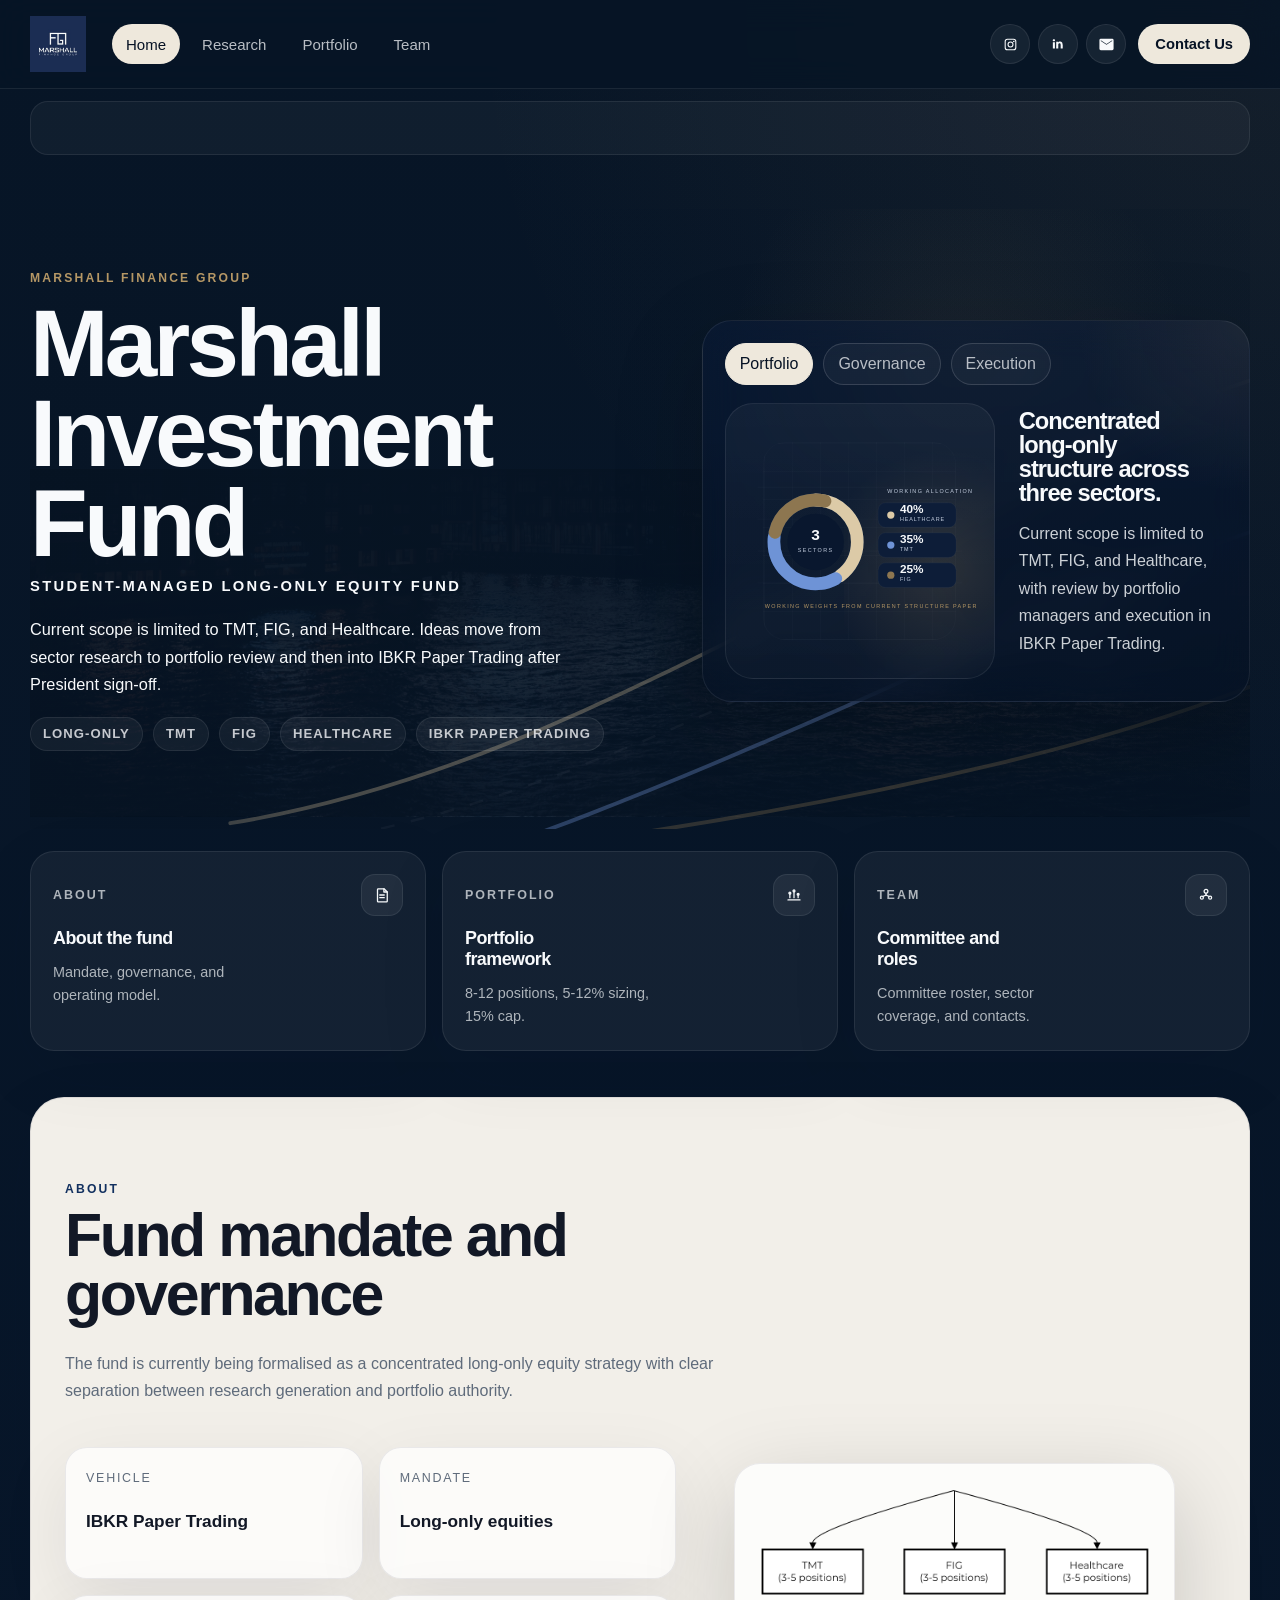
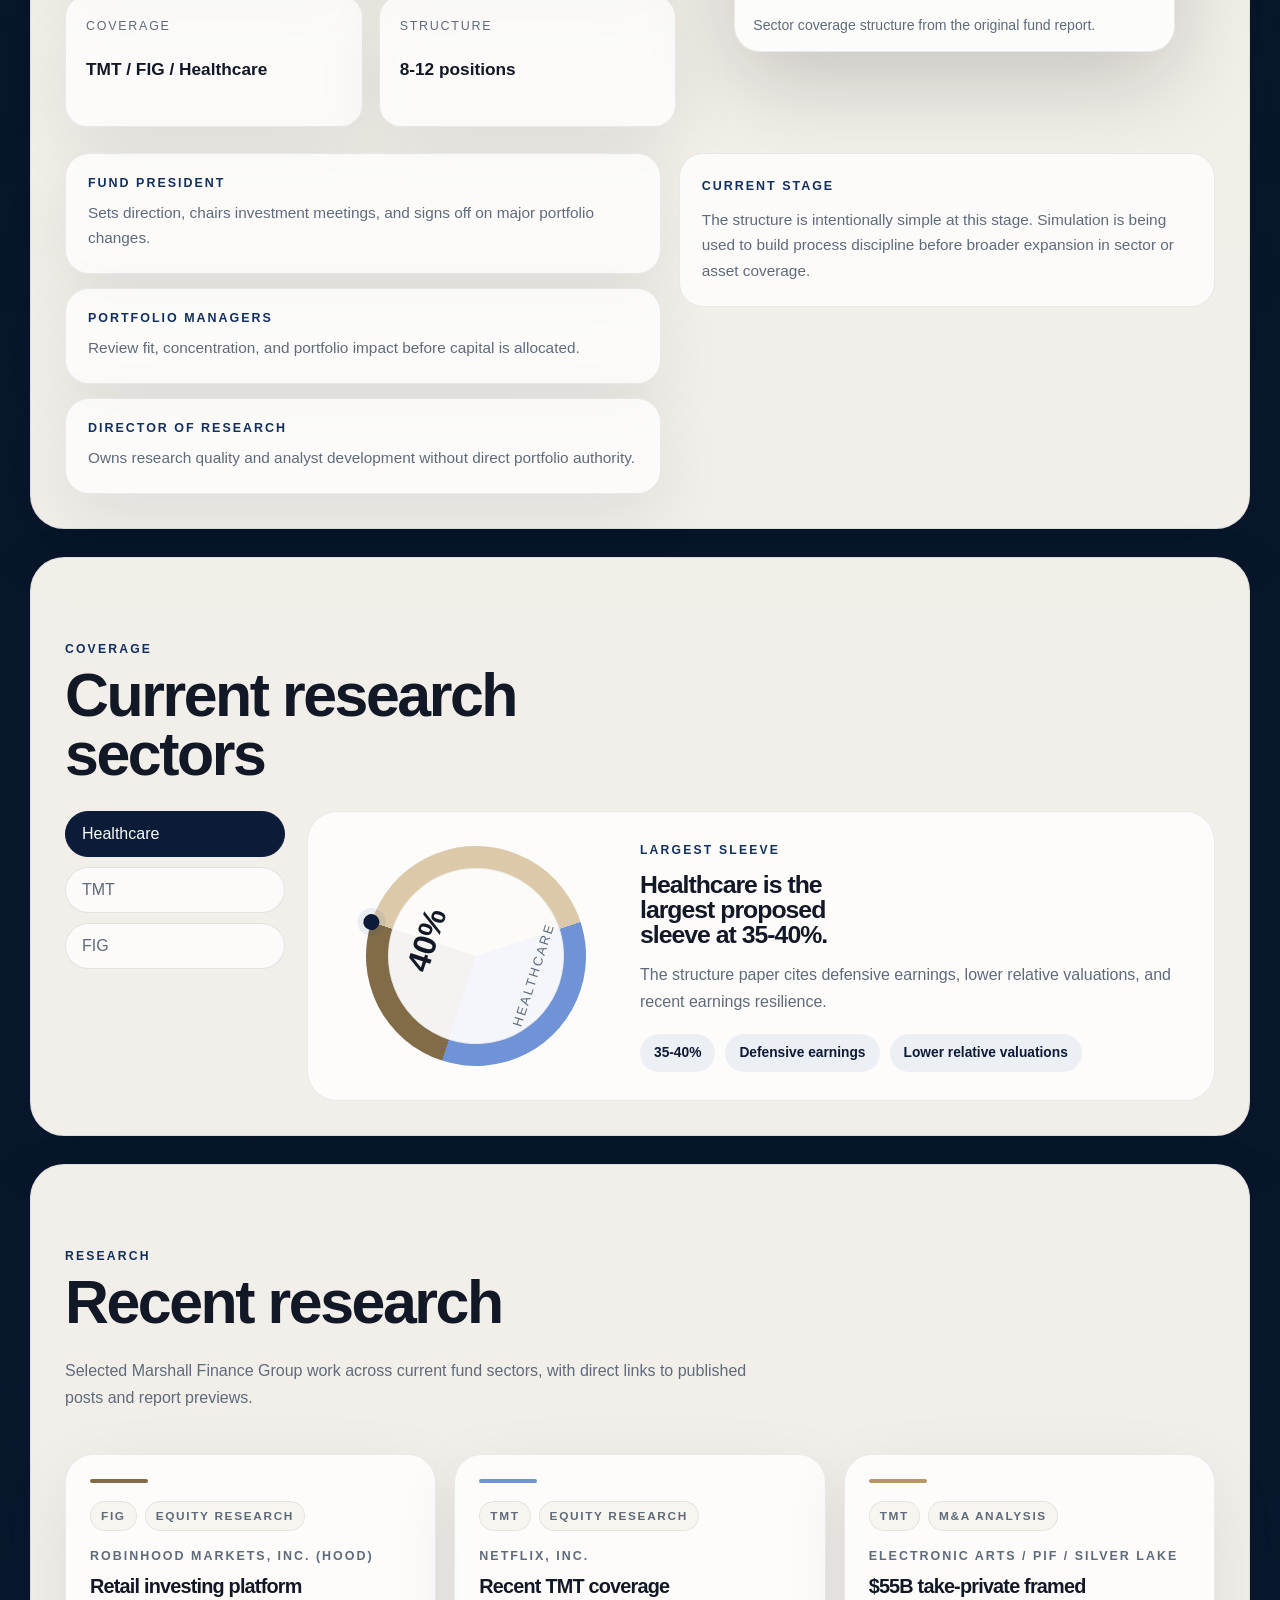
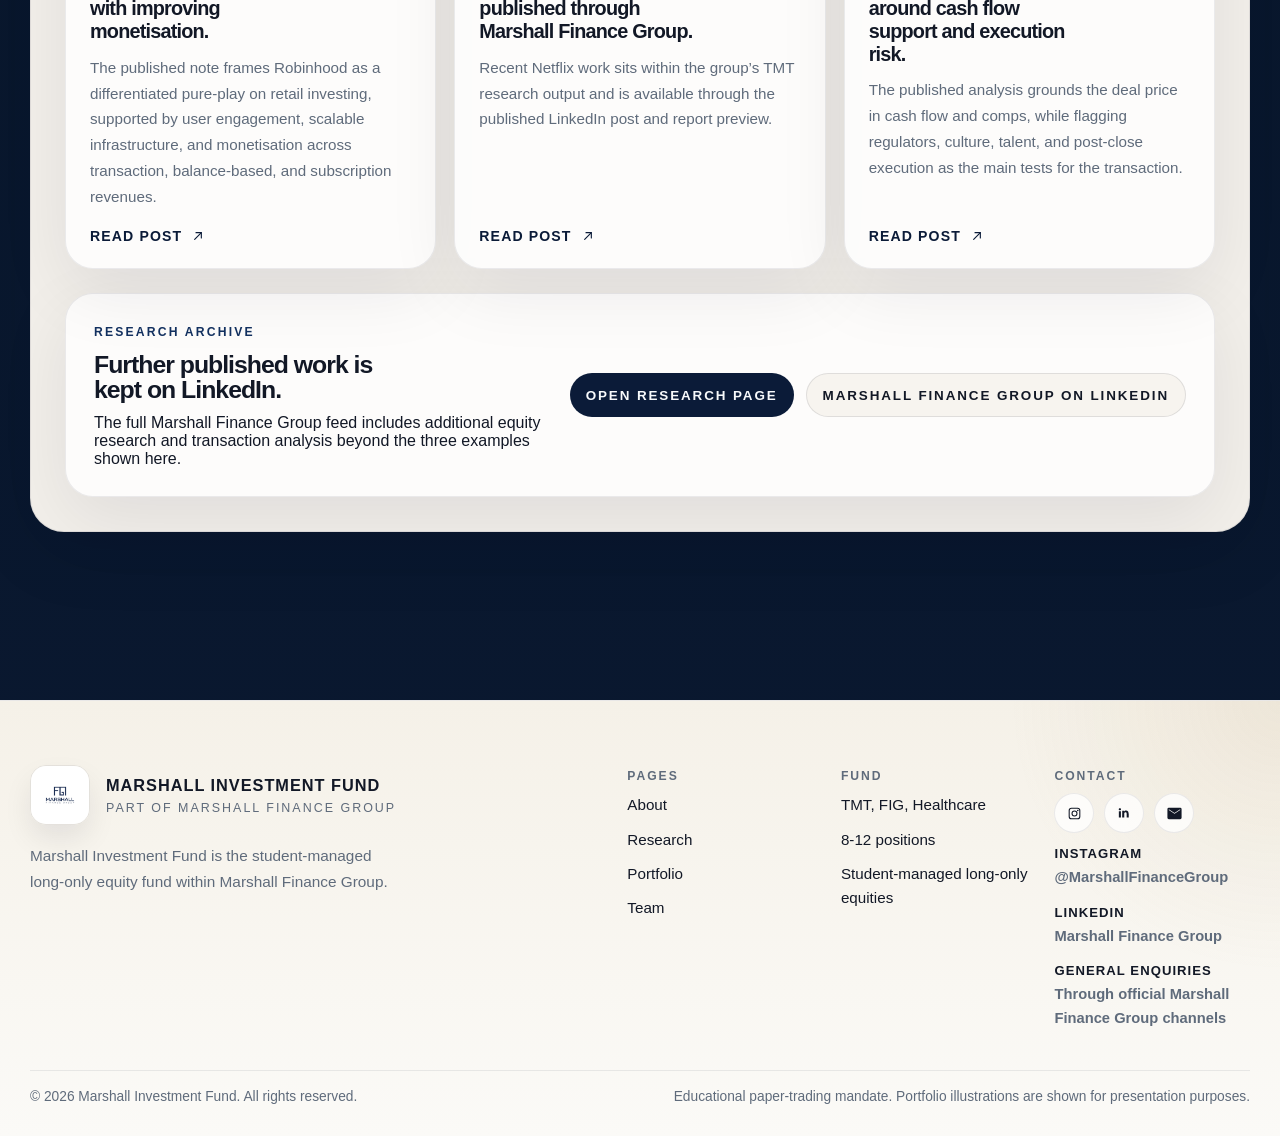
<file: index.html>
<!DOCTYPE html>
<html lang="en">
<head>
  <meta charset="UTF-8">
  <meta name="viewport" content="width=device-width, initial-scale=1.0">
  <title>Marshall Investment Fund</title>
  <meta
    name="description"
    content="Marshall Investment Fund is Marshall Finance Group's student-run long-only equity fund, currently structured around 8-12 positions, TMT/FIG/Healthcare coverage, and IBKR Paper Trading."
  >
  <link rel="stylesheet" href="styles.css">
</head>
<body data-page="home">
  <header class="site-header">
    <div class="shell header-shell">
      <div class="header-left">
        <a class="brand" href="index.html" aria-label="Marshall Investment Fund home">
          <img src="assets/image2.png" alt="Marshall Finance Group logo">
        </a>

        <nav class="global-nav" aria-label="Primary">
          <a data-page-link="home" href="index.html">Home</a>
          <a data-page-link="research" href="research.html">Research</a>
          <a data-page-link="portfolio" href="portfolio.html">Portfolio</a>
          <a data-page-link="team" href="team.html">Team</a>
        </nav>
      </div>

      <div class="header-right">
        <div class="header-socials" aria-label="Social links">
          <a class="header-icon" href="https://www.instagram.com/marshallfinancegroup?igsh=Ymt6aXljYzFtY3d5&amp;utm_source=qr" target="_blank" rel="noreferrer" aria-label="Marshall Finance Group Instagram">
            <svg viewBox="0 0 24 24" aria-hidden="true">
              <path d="M7.75 3.75h8.5A4 4 0 0 1 20.25 7.75v8.5a4 4 0 0 1-4 4h-8.5a4 4 0 0 1-4-4v-8.5a4 4 0 0 1 4-4Zm0 1.5A2.5 2.5 0 0 0 5.25 7.75v8.5a2.5 2.5 0 0 0 2.5 2.5h8.5a2.5 2.5 0 0 0 2.5-2.5v-8.5a2.5 2.5 0 0 0-2.5-2.5h-8.5Zm8.88 1.38a1.12 1.12 0 1 1 0 2.24 1.12 1.12 0 0 1 0-2.24ZM12 7.75A4.25 4.25 0 1 1 7.75 12 4.25 4.25 0 0 1 12 7.75Zm0 1.5A2.75 2.75 0 1 0 14.75 12 2.75 2.75 0 0 0 12 9.25Z"/>
            </svg>
          </a>
          <a class="header-icon" href="https://www.linkedin.com/company/marshallfinancegroup/" target="_blank" rel="noreferrer" aria-label="Marshall Finance Group LinkedIn">
            <svg viewBox="0 0 24 24" aria-hidden="true">
              <path d="M6.94 8.75v8.9H4.03v-8.9h2.91Zm.19-2.74c0 .84-.63 1.51-1.65 1.51h-.02c-.98 0-1.61-.67-1.61-1.51 0-.86.65-1.52 1.65-1.52s1.61.66 1.63 1.52Zm10.84 6.12v5.52h-2.9v-5.18c0-1.3-.46-2.18-1.63-2.18-.89 0-1.42.6-1.65 1.18-.09.2-.11.49-.11.78v5.4H8.78s.04-8.76 0-9.67h2.9v1.37c.39-.6 1.09-1.46 2.66-1.46 1.94 0 3.39 1.26 3.39 3.96Z"/>
            </svg>
          </a>
          <a class="header-icon" href="#contact" aria-label="Email contact">
            <svg viewBox="0 0 24 24" aria-hidden="true">
              <path d="M20 4H4a2 2 0 0 0-2 2v12a2 2 0 0 0 2 2h16a2 2 0 0 0 2-2V6a2 2 0 0 0-2-2Zm0 3.2-8 5.2-8-5.2V6l8 5.2L20 6v1.2Z"/>
            </svg>
          </a>
        </div>
        <a class="contact-link" href="#contact">Contact Us</a>
      </div>
    </div>
  </header>

  <section class="market-strip">
    <div class="shell">
      <div
        class="ticker-tape-widget tradingview-widget-container"
        data-ticker-tape='{"symbols":[{"proName":"AMEX:SPY","title":"S&amp;P 500"},{"proName":"AMEX:XLV","title":"Healthcare"},{"proName":"AMEX:XLK","title":"Technology"},{"proName":"AMEX:XLF","title":"Financials"},{"proName":"NASDAQ:MSFT","title":"Microsoft"},{"proName":"NASDAQ:NVDA","title":"NVIDIA"}],"showSymbolLogo":true,"isTransparent":true,"displayMode":"adaptive","colorTheme":"dark","locale":"en"}'
      >
        <div class="tradingview-widget-container__widget"></div>
      </div>
    </div>
  </section>

  <main class="shell page">
    <section class="home-stage">
      <section class="hero home-hero">
        <div class="stage-motion" aria-hidden="true">
          <div class="stage-glow stage-glow-a"></div>
          <div class="stage-glow stage-glow-b"></div>
          <div class="stage-photo stage-photo-skyline"></div>
          <svg class="stage-chart" viewBox="0 0 980 560" fill="none" aria-hidden="true">
            <path class="stage-benchmark" d="M196 438C282 426 364 406 450 372C548 334 646 286 748 232C814 198 880 170 948 150"/>
            <path class="stage-track stage-track-healthcare" d="M196 414C282 400 364 372 448 334C546 290 644 238 746 178C814 140 880 110 948 90"/>
            <path class="stage-track stage-track-tmt" d="M196 474C282 462 366 442 452 408C550 370 648 326 748 280C816 248 882 220 948 198"/>
            <path class="stage-track stage-track-fig" d="M196 450C284 444 368 438 454 426C554 412 652 394 752 370C818 354 884 334 948 308"/>
          </svg>
        </div>

        <div class="hero-copy reveal">
          <p class="eyebrow">Marshall Finance Group</p>
          <h1>Marshall Investment Fund</h1>
          <p class="hero-subhead">Student-managed long-only equity fund</p>
          <p class="hero-note">
            Current scope is limited to TMT, FIG, and Healthcare. Ideas move from sector research
            to portfolio review and then into IBKR Paper Trading after President sign-off.
          </p>

          <div class="hero-tags" aria-label="Current fund scope">
            <span>Long-only</span>
            <span>TMT</span>
            <span>FIG</span>
            <span>Healthcare</span>
            <span>IBKR Paper Trading</span>
          </div>
        </div>

        <aside class="hero-panel framework-panel reveal">
          <div class="framework-tabs" role="tablist" aria-label="Current framework">
            <button class="framework-tab is-active" type="button" data-framework-tab="portfolio">Portfolio</button>
            <button class="framework-tab" type="button" data-framework-tab="governance">Governance</button>
            <button class="framework-tab" type="button" data-framework-tab="execution">Execution</button>
          </div>

          <div class="framework-stage">
            <figure class="framework-figure">
              <img id="framework-image" src="assets/framework-portfolio.svg" alt="Portfolio structure visual">
            </figure>

            <div class="framework-copy">
              <span class="detail-label detail-label-light is-hidden" id="framework-label">Portfolio</span>
              <h3 id="framework-title">Concentrated long-only structure across three sectors.</h3>
              <p id="framework-body">
                Current scope is limited to TMT, FIG, and Healthcare, with review by portfolio
                managers and execution in IBKR Paper Trading.
              </p>
            </div>
          </div>
        </aside>
      </section>

      <section class="launch-links reveal">
        <a class="launch-card" href="#about">
          <div class="launch-card-top">
            <span class="launch-card-label">About</span>
            <div class="launch-card-icon" aria-hidden="true">
              <svg viewBox="0 0 24 24">
                <path d="M7 3.75h7.75L19 8v12.25a1 1 0 0 1-1 1H7a1 1 0 0 1-1-1V4.75a1 1 0 0 1 1-1Z"/>
                <path d="M14.5 3.75V8H19"/>
                <path d="M9 12h6"/>
                <path d="M9 15.5h6"/>
              </svg>
            </div>
          </div>
          <strong>About the fund</strong>
          <p>Mandate, governance, and operating model.</p>
        </a>
        <a class="launch-card" href="portfolio.html">
          <div class="launch-card-top">
            <span class="launch-card-label">Portfolio</span>
            <div class="launch-card-icon" aria-hidden="true">
              <svg viewBox="0 0 24 24">
                <path d="M4 18.5h16"/>
                <path d="M6.5 15.5V9.75"/>
                <path d="M12 15.5V6.75"/>
                <path d="M17.5 15.5v-4.5"/>
                <circle cx="6.5" cy="9.5" r="1.25"/>
                <circle cx="12" cy="6.5" r="1.25"/>
                <circle cx="17.5" cy="11" r="1.25"/>
              </svg>
            </div>
          </div>
          <strong>Portfolio framework</strong>
          <p>8-12 positions, 5-12% sizing, 15% cap.</p>
        </a>
        <a class="launch-card" href="team.html">
          <div class="launch-card-top">
            <span class="launch-card-label">Team</span>
            <div class="launch-card-icon" aria-hidden="true">
              <svg viewBox="0 0 24 24">
                <circle cx="12" cy="7" r="2.5"/>
                <circle cx="6.5" cy="15.5" r="2"/>
                <circle cx="17.5" cy="15.5" r="2"/>
                <path d="M12 9.75v2.5"/>
                <path d="M12 12.25l-4.25 1.75"/>
                <path d="M12 12.25l4.25 1.75"/>
              </svg>
            </div>
          </div>
          <strong>Committee and roles</strong>
          <p>Committee roster, sector coverage, and contacts.</p>
        </a>
      </section>
    </section>

    <section class="home-section reveal" id="about">
      <div class="section-intro">
        <p class="eyebrow eyebrow-dark">About</p>
        <h2>Fund mandate and governance</h2>
        <p>
          The fund is currently being formalised as a concentrated long-only equity strategy with
          clear separation between research generation and portfolio authority.
        </p>
      </div>

      <div class="overview-grid">
        <div class="fact-grid">
          <article class="fact-card">
            <span>Vehicle</span>
            <strong>IBKR Paper Trading</strong>
          </article>
          <article class="fact-card">
            <span>Mandate</span>
            <strong>Long-only equities</strong>
          </article>
          <article class="fact-card">
            <span>Coverage</span>
            <strong>TMT / FIG / Healthcare</strong>
          </article>
          <article class="fact-card">
            <span>Structure</span>
            <strong>8-12 positions</strong>
          </article>
        </div>

        <figure class="document-figure">
          <img src="assets/image3.png" alt="MIF sector team structure from report">
          <figcaption>Sector coverage structure from the original fund report.</figcaption>
        </figure>
      </div>

      <div class="two-column-grid">
        <div class="governance-stack">
          <article class="governance-card">
            <span>Fund President</span>
            <p>Sets direction, chairs investment meetings, and signs off on major portfolio changes.</p>
          </article>
          <article class="governance-card">
            <span>Portfolio Managers</span>
            <p>Review fit, concentration, and portfolio impact before capital is allocated.</p>
          </article>
          <article class="governance-card">
            <span>Director of Research</span>
            <p>Owns research quality and analyst development without direct portfolio authority.</p>
          </article>
        </div>

        <div class="note-card">
          <p class="note-label">Current stage</p>
          <p>
            The structure is intentionally simple at this stage. Simulation is being used to build
            process discipline before broader expansion in sector or asset coverage.
          </p>
        </div>
      </div>
    </section>

    <section class="home-section reveal">
      <div class="section-intro">
        <p class="eyebrow eyebrow-dark">Coverage</p>
        <h2>Current research sectors</h2>
      </div>

      <div class="explorer-grid">
        <div class="explorer-tabs" role="tablist" aria-label="Sector explorer">
          <button class="explorer-tab is-active" type="button" data-explorer-tab="healthcare">Healthcare</button>
          <button class="explorer-tab" type="button" data-explorer-tab="tmt">TMT</button>
          <button class="explorer-tab" type="button" data-explorer-tab="fig">FIG</button>
        </div>

        <div class="explorer-display" id="home-explorer-display" data-active-sector="healthcare">
          <div class="explorer-chart">
            <div class="chart-segment chart-segment-healthcare"></div>
            <div class="chart-segment chart-segment-tmt"></div>
            <div class="chart-segment chart-segment-fig"></div>
            <div class="chart-core">
              <strong id="home-sector-weight">40%</strong>
              <span id="home-sector-name">Healthcare</span>
            </div>
          </div>

          <div class="explorer-copy">
            <span class="detail-label" id="home-sector-label">Largest sleeve</span>
            <h3 id="home-sector-heading">Healthcare is the largest proposed sleeve at 35-40%.</h3>
            <p id="home-sector-body">
              The structure paper cites defensive earnings, lower relative valuations, and recent
              earnings resilience.
            </p>
            <div class="detail-pills" id="home-sector-pills">
              <span>35-40%</span>
              <span>Defensive earnings</span>
              <span>Lower relative valuations</span>
            </div>
          </div>
        </div>
      </div>
    </section>

    <section class="home-section reveal" id="research">
      <div class="section-intro">
        <p class="eyebrow eyebrow-dark">Research</p>
        <h2>Recent research</h2>
        <p>
          Selected Marshall Finance Group work across current fund sectors, with direct links to
          published posts and report previews.
        </p>
      </div>

      <div class="research-feature-grid">
        <article class="research-entry" data-research-accent="fig">
          <div class="research-entry-meta">
            <span class="research-chip">FIG</span>
            <span class="research-chip">Equity Research</span>
          </div>
          <div class="research-entry-copy">
            <span class="research-company">Robinhood Markets, Inc. (HOOD)</span>
            <h3>Retail investing platform with improving monetisation.</h3>
            <p>
              The published note frames Robinhood as a differentiated pure-play on retail investing,
              supported by user engagement, scalable infrastructure, and monetisation across
              transaction, balance-based, and subscription revenues.
            </p>
          </div>
          <div class="research-entry-footer">
            <a class="research-link" href="https://www.linkedin.com/posts/marshallfinancegroup_mfg-fig-equity-research-robinhood-markets-activity-7427831696621883392-i7BL?utm_source=share&amp;utm_medium=member_desktop&amp;rcm=ACoAAEnT8GMBNIYn6ZaxkD7KgdTluCanlakLmNM" target="_blank" rel="noreferrer">
              Read post
              <svg viewBox="0 0 24 24" aria-hidden="true">
                <path d="M7 17 17 7"/>
                <path d="M9 7h8v8"/>
              </svg>
            </a>
          </div>
        </article>

        <article class="research-entry" data-research-accent="tmt">
          <div class="research-entry-meta">
            <span class="research-chip">TMT</span>
            <span class="research-chip">Equity Research</span>
          </div>
          <div class="research-entry-copy">
            <span class="research-company">Netflix, Inc.</span>
            <h3>Recent TMT coverage published through Marshall Finance Group.</h3>
            <p>
              Recent Netflix work sits within the group’s TMT research output and is available
              through the published LinkedIn post and report preview.
            </p>
          </div>
          <div class="research-entry-footer">
            <a class="research-link" href="https://www.linkedin.com/posts/marshallfinancegroup_mfg-tmt-equity-research-netflix-activity-7430576007897673729-1muy?utm_source=share&amp;utm_medium=member_desktop&amp;rcm=ACoAAEnT8GMBNIYn6ZaxkD7KgdTluCanlakLmNM" target="_blank" rel="noreferrer">
              Read post
              <svg viewBox="0 0 24 24" aria-hidden="true">
                <path d="M7 17 17 7"/>
                <path d="M9 7h8v8"/>
              </svg>
            </a>
          </div>
        </article>

        <article class="research-entry" data-research-accent="mna">
          <div class="research-entry-meta">
            <span class="research-chip">TMT</span>
            <span class="research-chip">M&amp;A Analysis</span>
          </div>
          <div class="research-entry-copy">
            <span class="research-company">Electronic Arts / PIF / Silver Lake</span>
            <h3>$55B take-private framed around cash flow support and execution risk.</h3>
            <p>
              The published analysis grounds the deal price in cash flow and comps, while flagging
              regulators, culture, talent, and post-close execution as the main tests for the
              transaction.
            </p>
          </div>
          <div class="research-entry-footer">
            <a class="research-link" href="https://www.linkedin.com/posts/marshallfinancegroup_mfg-tmt-ma-electronic-arts-inc-activity-7410347960229711872-Ifqf" target="_blank" rel="noreferrer">
              Read post
              <svg viewBox="0 0 24 24" aria-hidden="true">
                <path d="M7 17 17 7"/>
                <path d="M9 7h8v8"/>
              </svg>
            </a>
          </div>
        </article>
      </div>

      <div class="research-callout">
        <div>
          <span class="detail-label">Research archive</span>
          <h3>Further published work is kept on LinkedIn.</h3>
          <p>
            The full Marshall Finance Group feed includes additional equity research and transaction
            analysis beyond the three examples shown here.
          </p>
        </div>
        <div class="research-actions">
          <a class="research-button research-button-primary" href="research.html">Open research page</a>
          <a class="research-button research-button-secondary" href="https://www.linkedin.com/company/marshallfinancegroup/?viewAsMember=true" target="_blank" rel="noreferrer">Marshall Finance Group on LinkedIn</a>
        </div>
      </div>
    </section>
  </main>

  <footer class="site-footer">
    <div class="shell footer-panel">
      <div class="footer-brand-block">
        <a class="footer-brand" href="index.html" aria-label="Marshall Investment Fund home">
          <img src="assets/logo 2.jpg" alt="Marshall Finance Group logo">
          <span class="footer-brand-text">
            <strong>Marshall Investment Fund</strong>
            <span>Part of Marshall Finance Group</span>
          </span>
        </a>
        <p class="footer-note">
          Marshall Investment Fund is the student-managed long-only equity fund within Marshall Finance Group.
        </p>
      </div>

      <div class="footer-columns">
        <div class="footer-column">
          <span>Pages</span>
          <a href="index.html#about">About</a>
          <a href="research.html">Research</a>
          <a href="portfolio.html">Portfolio</a>
          <a href="team.html">Team</a>
        </div>
        <div class="footer-column">
          <span>Fund</span>
          <p>TMT, FIG, Healthcare</p>
          <p>8-12 positions</p>
          <p>Student-managed long-only equities</p>
        </div>
        <div class="footer-column" id="contact">
          <span>Contact</span>
          <div class="footer-socials">
            <a class="footer-icon" href="https://www.instagram.com/marshallfinancegroup?igsh=Ymt6aXljYzFtY3d5&amp;utm_source=qr" target="_blank" rel="noreferrer" aria-label="Marshall Finance Group Instagram">
              <svg viewBox="0 0 24 24" aria-hidden="true">
                <path d="M7.75 3.75h8.5A4 4 0 0 1 20.25 7.75v8.5a4 4 0 0 1-4 4h-8.5a4 4 0 0 1-4-4v-8.5a4 4 0 0 1 4-4Zm0 1.5A2.5 2.5 0 0 0 5.25 7.75v8.5a2.5 2.5 0 0 0 2.5 2.5h8.5a2.5 2.5 0 0 0 2.5-2.5v-8.5a2.5 2.5 0 0 0-2.5-2.5h-8.5Zm8.88 1.38a1.12 1.12 0 1 1 0 2.24 1.12 1.12 0 0 1 0-2.24ZM12 7.75A4.25 4.25 0 1 1 7.75 12 4.25 4.25 0 0 1 12 7.75Zm0 1.5A2.75 2.75 0 1 0 14.75 12 2.75 2.75 0 0 0 12 9.25Z"/>
              </svg>
            </a>
            <a class="footer-icon" href="https://www.linkedin.com/company/marshallfinancegroup/" target="_blank" rel="noreferrer" aria-label="Marshall Finance Group LinkedIn">
              <svg viewBox="0 0 24 24" aria-hidden="true">
                <path d="M6.94 8.75v8.9H4.03v-8.9h2.91Zm.19-2.74c0 .84-.63 1.51-1.65 1.51h-.02c-.98 0-1.61-.67-1.61-1.51 0-.86.65-1.52 1.65-1.52s1.61.66 1.63 1.52Zm10.84 6.12v5.52h-2.9v-5.18c0-1.3-.46-2.18-1.63-2.18-.89 0-1.42.6-1.65 1.18-.09.2-.11.49-.11.78v5.4H8.78s.04-8.76 0-9.67h2.9v1.37c.39-.6 1.09-1.46 2.66-1.46 1.94 0 3.39 1.26 3.39 3.96Z"/>
              </svg>
            </a>
            <a class="footer-icon" href="#contact" aria-label="Email contact">
              <svg viewBox="0 0 24 24" aria-hidden="true">
                <path d="M20 4H4a2 2 0 0 0-2 2v12a2 2 0 0 0 2 2h16a2 2 0 0 0 2-2V6a2 2 0 0 0-2-2Zm0 3.2-8 5.2-8-5.2V6l8 5.2L20 6v1.2Z"/>
              </svg>
            </a>
          </div>
          <div class="footer-contact-list">
            <p><strong>Instagram</strong><span>@MarshallFinanceGroup</span></p>
            <p><strong>LinkedIn</strong><span>Marshall Finance Group</span></p>
            <p><strong>General enquiries</strong><span>Through official Marshall Finance Group channels</span></p>
          </div>
        </div>
      </div>

      <div class="footer-legal">
        <p>&copy; 2026 Marshall Investment Fund. All rights reserved.</p>
        <p>Educational paper-trading mandate. Portfolio illustrations are shown for presentation purposes.</p>
      </div>
    </div>
  </footer>

  <script src="script.js"></script>
</body>
</html>
</file>
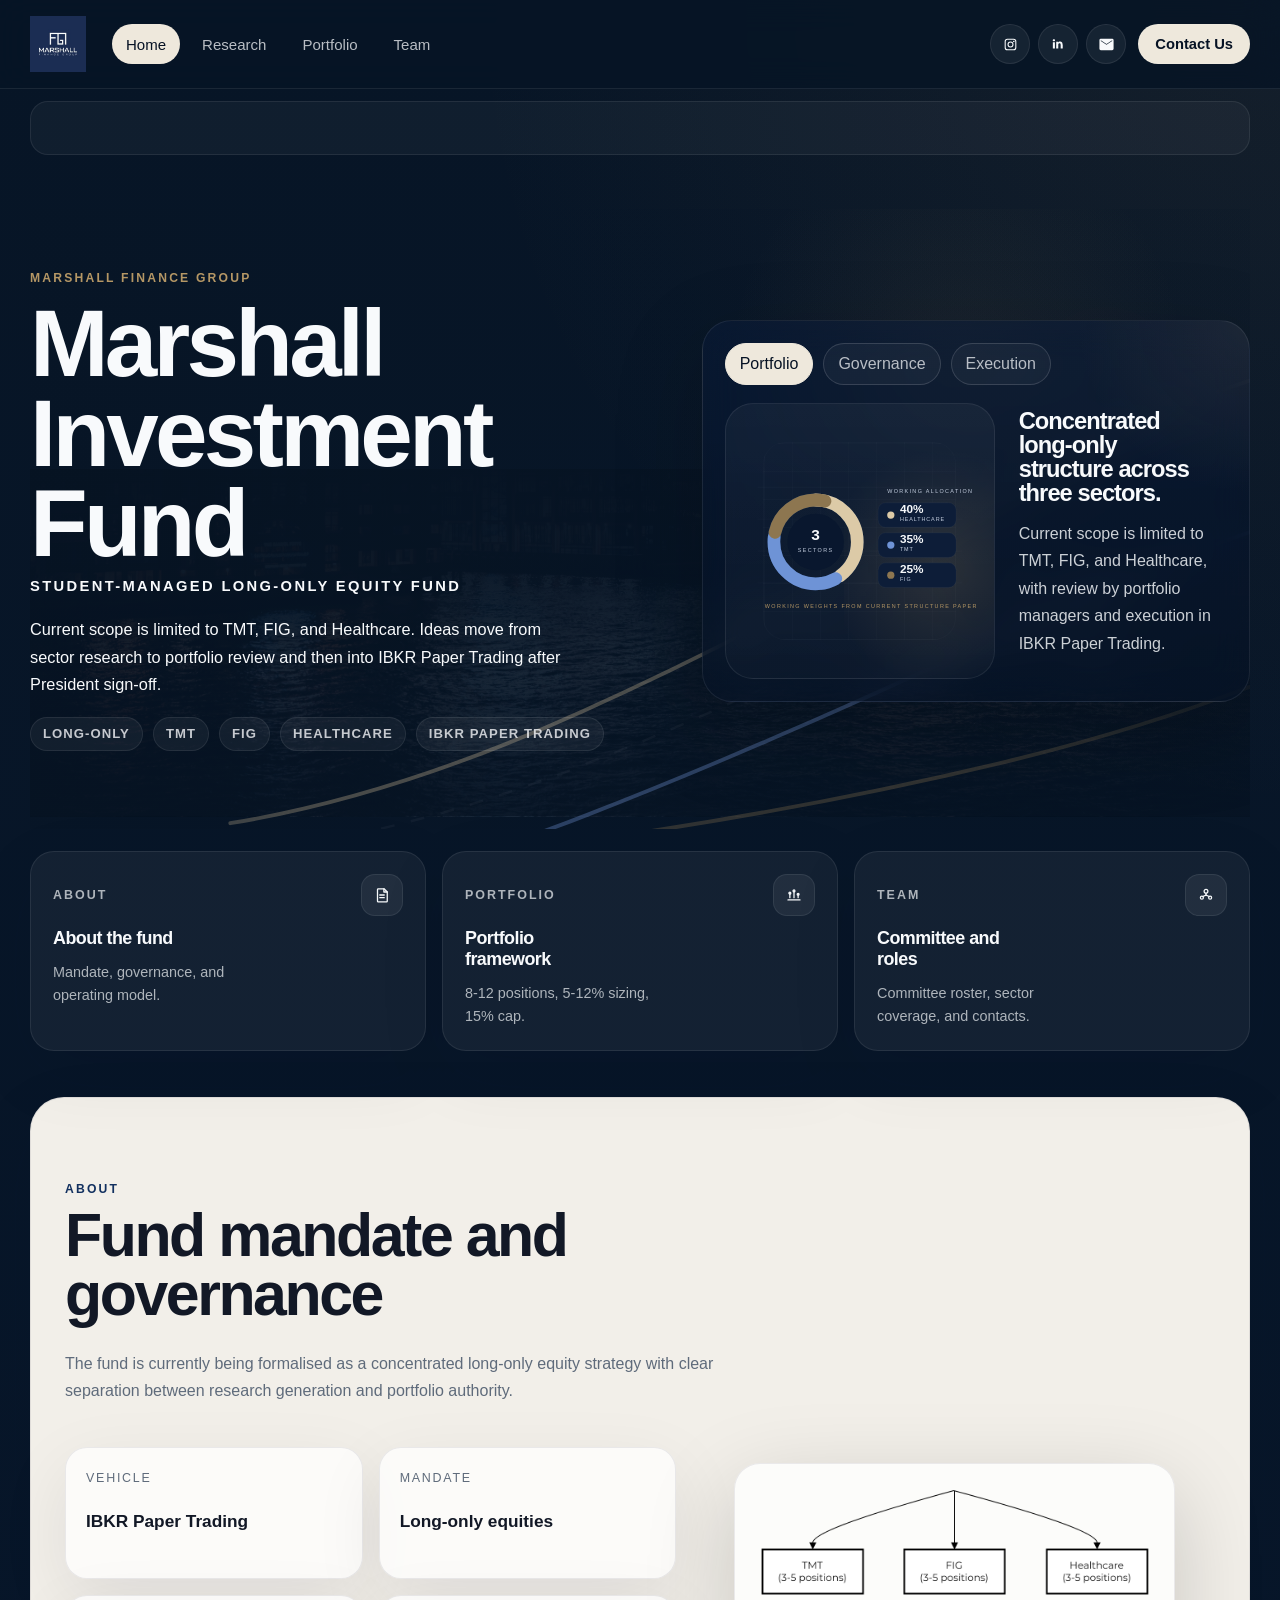
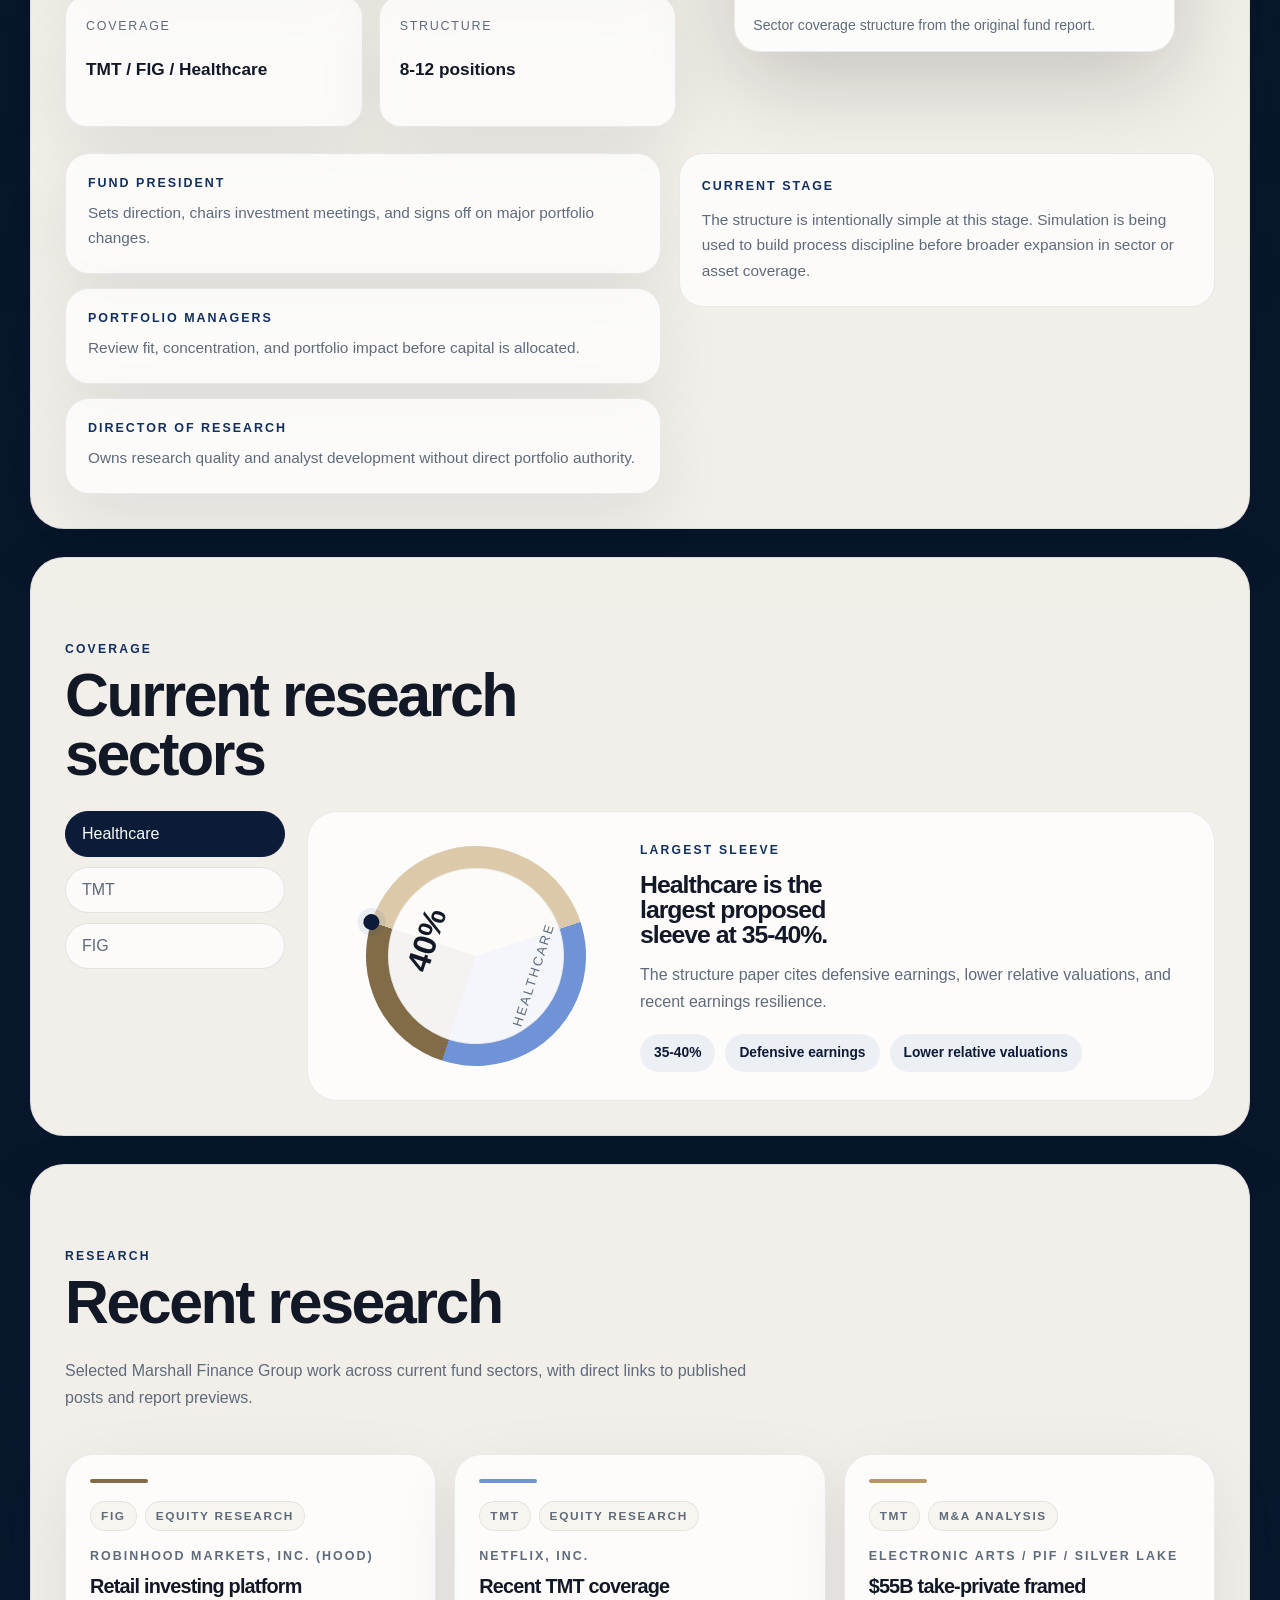
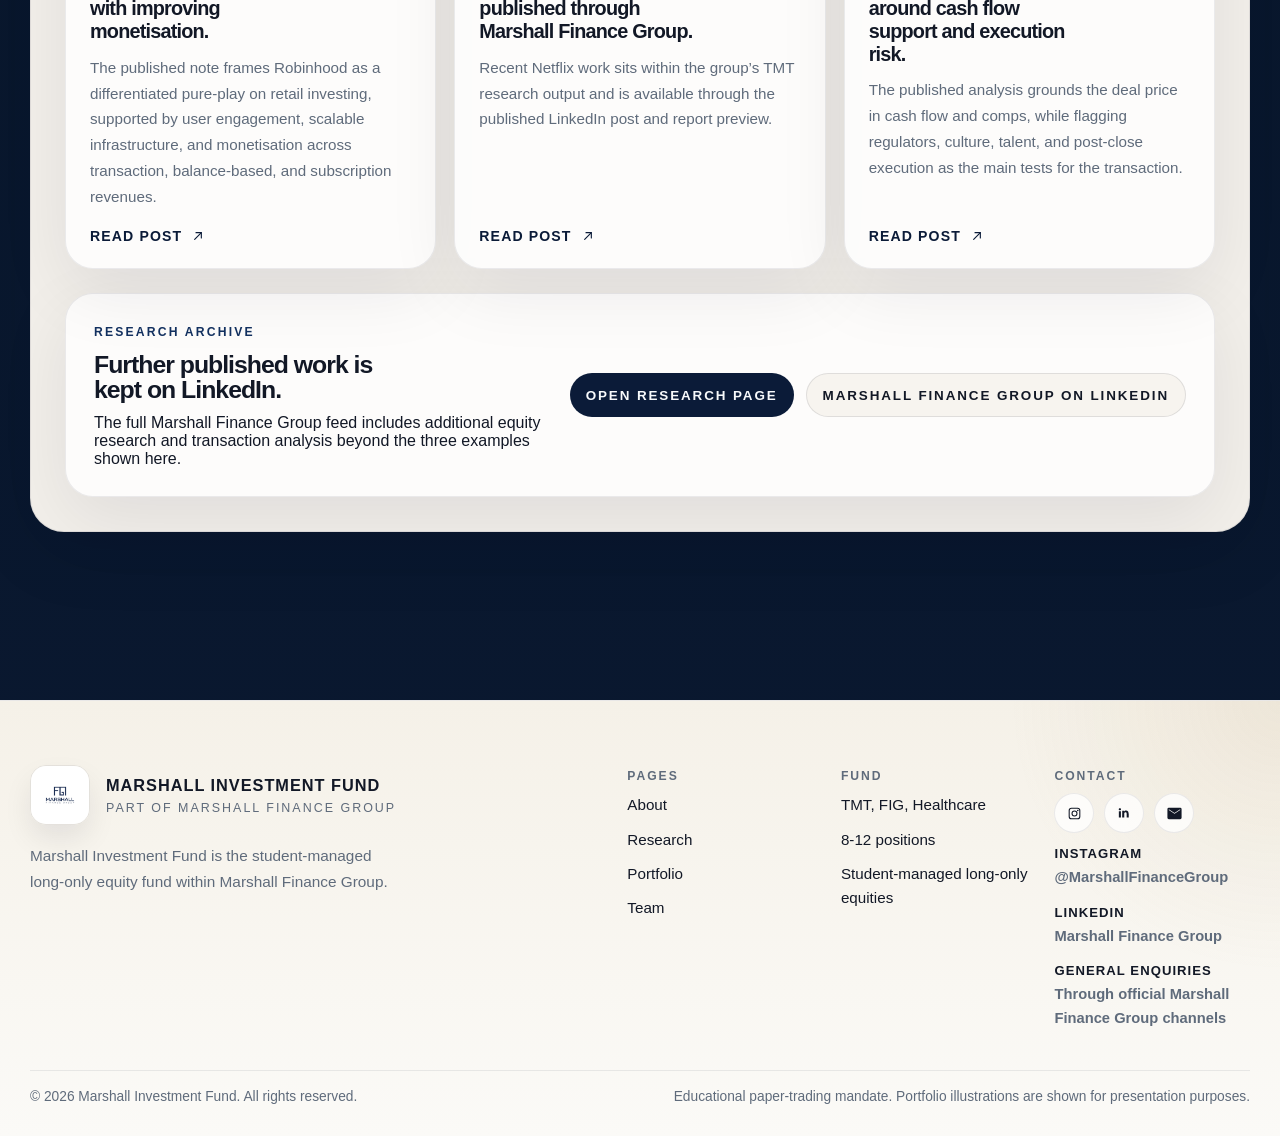
<file: about.html>
<!DOCTYPE html>
<html lang="en">
<head>
  <meta charset="UTF-8">
  <meta http-equiv="refresh" content="0; url=index.html#about">
  <meta name="viewport" content="width=device-width, initial-scale=1.0">
  <title>About | Marshall Investment Fund</title>
  <link rel="canonical" href="index.html#about">
  <script>
    window.location.replace("index.html#about");
  </script>
</head>
<body>
  <p>Redirecting to the home page.</p>
</body>
</html>
</file>
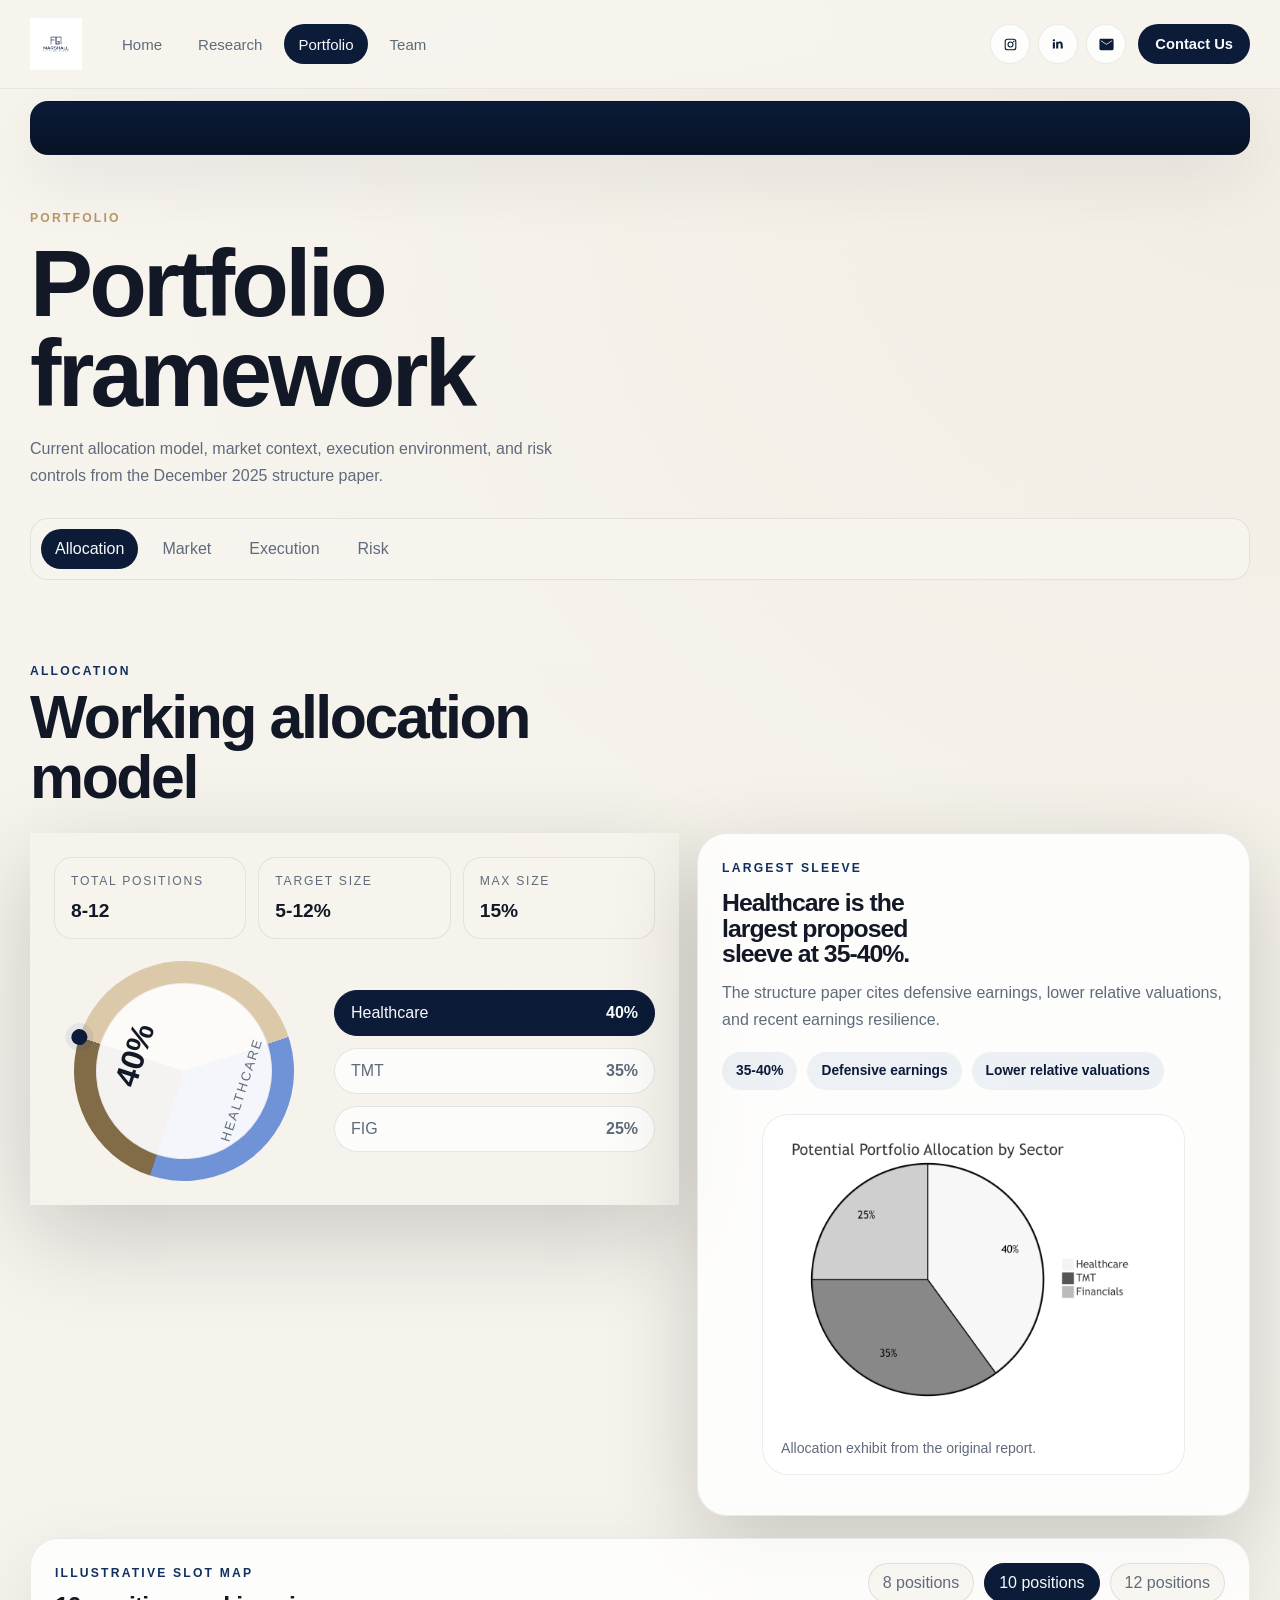
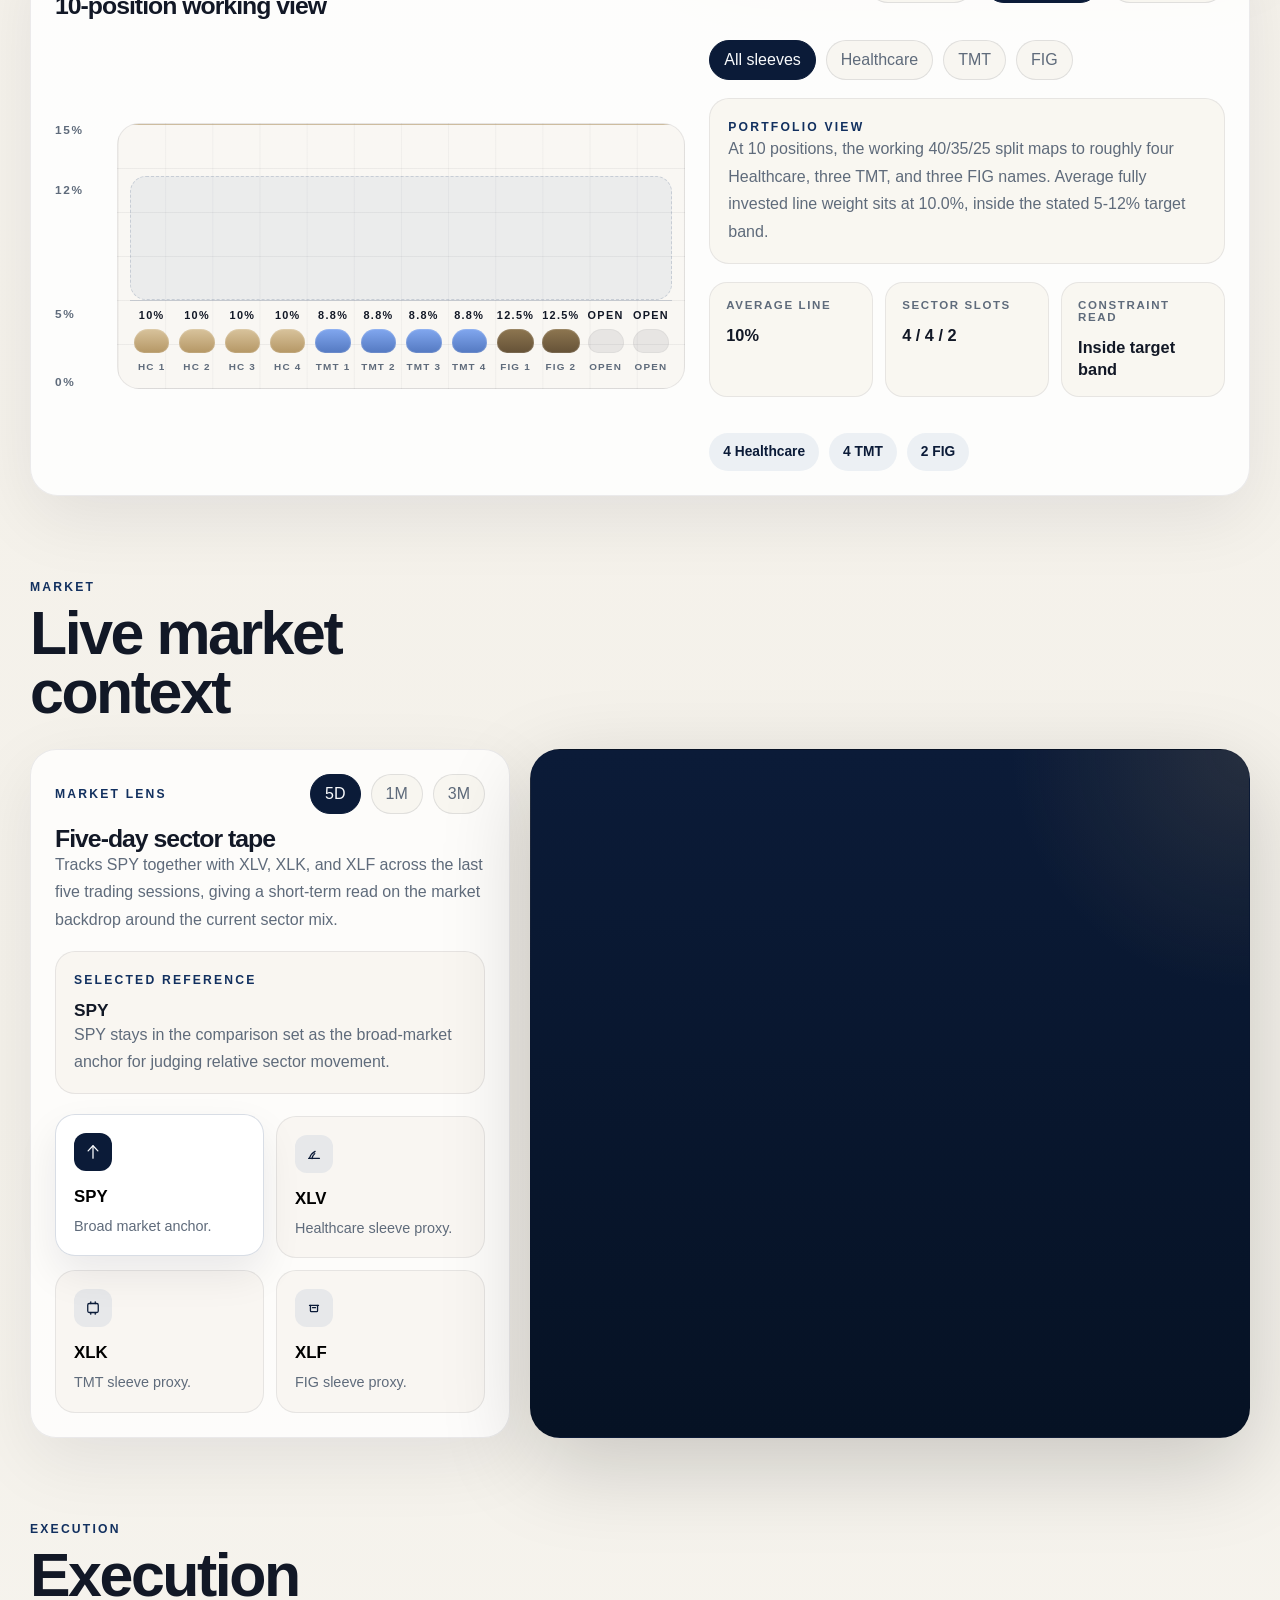
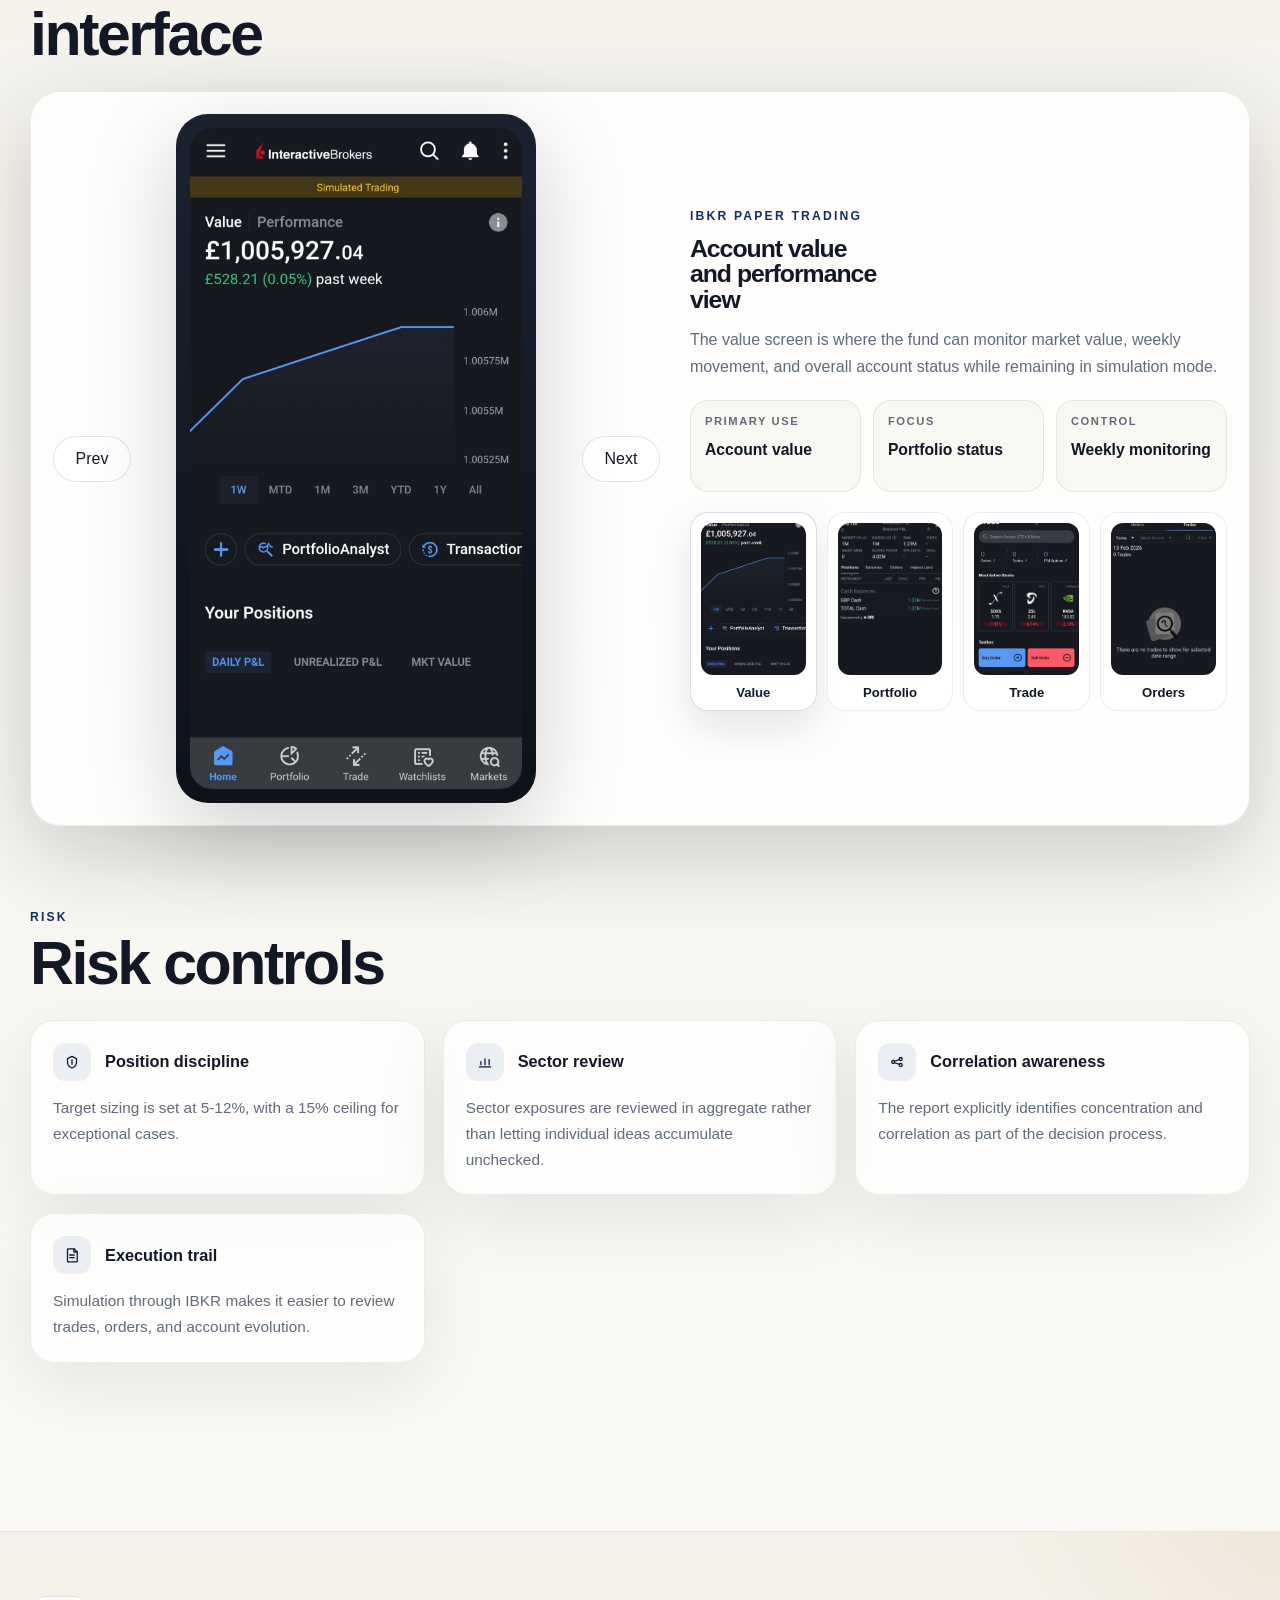
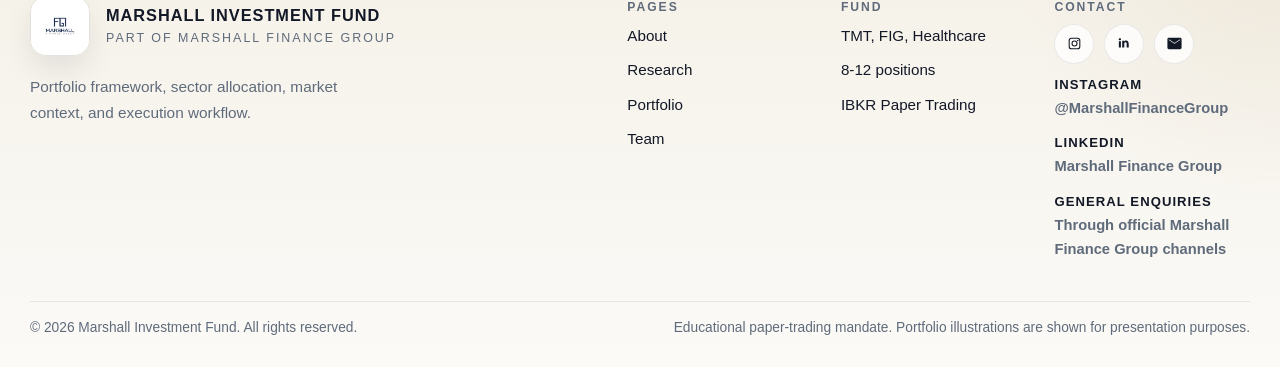
<file: portfolio.html>
<!DOCTYPE html>
<html lang="en">
<head>
  <meta charset="UTF-8">
  <meta name="viewport" content="width=device-width, initial-scale=1.0">
  <title>Portfolio | Marshall Investment Fund</title>
  <meta
    name="description"
    content="Marshall Investment Fund portfolio framework, sector allocation, market context, execution environment, and risk controls."
  >
  <link rel="stylesheet" href="styles.css">
</head>
<body data-page="portfolio">
  <header class="site-header">
    <div class="shell header-shell">
      <div class="header-left">
        <a class="brand" href="index.html" aria-label="Marshall Investment Fund home">
          <img src="assets/logo 2.jpg" alt="Marshall Finance Group logo">
        </a>

        <nav class="global-nav" aria-label="Primary">
          <a data-page-link="home" href="index.html">Home</a>
          <a data-page-link="research" href="research.html">Research</a>
          <a data-page-link="portfolio" href="portfolio.html">Portfolio</a>
          <a data-page-link="team" href="team.html">Team</a>
        </nav>
      </div>

      <div class="header-right">
        <div class="header-socials" aria-label="Social links">
          <a class="header-icon" href="https://www.instagram.com/marshallfinancegroup?igsh=Ymt6aXljYzFtY3d5&amp;utm_source=qr" target="_blank" rel="noreferrer" aria-label="Marshall Finance Group Instagram">
            <svg viewBox="0 0 24 24" aria-hidden="true">
              <path d="M7.75 3.75h8.5A4 4 0 0 1 20.25 7.75v8.5a4 4 0 0 1-4 4h-8.5a4 4 0 0 1-4-4v-8.5a4 4 0 0 1 4-4Zm0 1.5A2.5 2.5 0 0 0 5.25 7.75v8.5a2.5 2.5 0 0 0 2.5 2.5h8.5a2.5 2.5 0 0 0 2.5-2.5v-8.5a2.5 2.5 0 0 0-2.5-2.5h-8.5Zm8.88 1.38a1.12 1.12 0 1 1 0 2.24 1.12 1.12 0 0 1 0-2.24ZM12 7.75A4.25 4.25 0 1 1 7.75 12 4.25 4.25 0 0 1 12 7.75Zm0 1.5A2.75 2.75 0 1 0 14.75 12 2.75 2.75 0 0 0 12 9.25Z"/>
            </svg>
          </a>
          <a class="header-icon" href="https://www.linkedin.com/company/marshallfinancegroup/" target="_blank" rel="noreferrer" aria-label="Marshall Finance Group LinkedIn">
            <svg viewBox="0 0 24 24" aria-hidden="true">
              <path d="M6.94 8.75v8.9H4.03v-8.9h2.91Zm.19-2.74c0 .84-.63 1.51-1.65 1.51h-.02c-.98 0-1.61-.67-1.61-1.51 0-.86.65-1.52 1.65-1.52s1.61.66 1.63 1.52Zm10.84 6.12v5.52h-2.9v-5.18c0-1.3-.46-2.18-1.63-2.18-.89 0-1.42.6-1.65 1.18-.09.2-.11.49-.11.78v5.4H8.78s.04-8.76 0-9.67h2.9v1.37c.39-.6 1.09-1.46 2.66-1.46 1.94 0 3.39 1.26 3.39 3.96Z"/>
            </svg>
          </a>
          <a class="header-icon" href="#contact" aria-label="Email contact">
            <svg viewBox="0 0 24 24" aria-hidden="true">
              <path d="M20 4H4a2 2 0 0 0-2 2v12a2 2 0 0 0 2 2h16a2 2 0 0 0 2-2V6a2 2 0 0 0-2-2Zm0 3.2-8 5.2-8-5.2V6l8 5.2L20 6v1.2Z"/>
            </svg>
          </a>
        </div>
        <a class="contact-link" href="#contact">Contact Us</a>
      </div>
    </div>
  </header>

  <section class="market-strip">
    <div class="shell">
      <div
        class="ticker-tape-widget tradingview-widget-container"
        data-ticker-tape='{"symbols":[{"proName":"AMEX:SPY","title":"S&amp;P 500"},{"proName":"AMEX:XLV","title":"Healthcare"},{"proName":"AMEX:XLK","title":"Technology"},{"proName":"AMEX:XLF","title":"Financials"},{"proName":"NASDAQ:MSFT","title":"Microsoft"},{"proName":"NASDAQ:NVDA","title":"NVIDIA"}],"showSymbolLogo":true,"isTransparent":true,"displayMode":"adaptive","colorTheme":"dark","locale":"en"}'
      >
        <div class="tradingview-widget-container__widget"></div>
      </div>
    </div>
  </section>

  <main class="shell page inner-page">
    <section class="page-hero reveal">
      <p class="eyebrow">Portfolio</p>
      <h1>Portfolio framework</h1>
      <p class="page-summary">
        Current allocation model, market context, execution environment, and risk controls from the December 2025 structure paper.
      </p>
    </section>

    <nav class="page-tabs" data-section-nav aria-label="Portfolio sections">
      <a href="#allocation">Allocation</a>
      <a href="#market">Market</a>
      <a href="#execution">Execution</a>
      <a href="#risk">Risk</a>
    </nav>

    <section class="content-section reveal" id="allocation">
      <div class="section-intro">
        <p class="eyebrow eyebrow-dark">Allocation</p>
        <h2>Working allocation model</h2>
      </div>

      <div class="portfolio-structure">
        <article class="allocation-card" id="portfolio-allocation-card" data-active-sector="healthcare">
          <div class="allocation-summary">
            <div>
              <span>Total positions</span>
              <strong>8-12</strong>
            </div>
            <div>
              <span>Target size</span>
              <strong>5-12%</strong>
            </div>
            <div>
              <span>Max size</span>
              <strong>15%</strong>
            </div>
          </div>

          <div class="allocation-graphic">
            <div class="explorer-chart">
              <div class="chart-segment chart-segment-healthcare"></div>
              <div class="chart-segment chart-segment-tmt"></div>
              <div class="chart-segment chart-segment-fig"></div>
              <div class="chart-core">
                <strong id="portfolio-sector-weight">40%</strong>
                <span id="portfolio-sector-name">Healthcare</span>
              </div>
            </div>

            <div class="allocation-bars">
              <button class="allocation-bar is-active" type="button" data-portfolio-sector="healthcare">
                <span>Healthcare</span>
                <b>40%</b>
              </button>
              <button class="allocation-bar" type="button" data-portfolio-sector="tmt">
                <span>TMT</span>
                <b>35%</b>
              </button>
              <button class="allocation-bar" type="button" data-portfolio-sector="fig">
                <span>FIG</span>
                <b>25%</b>
              </button>
            </div>
          </div>
        </article>

        <article class="allocation-detail">
          <span class="detail-label" id="portfolio-sector-label">Largest proposed weight</span>
          <h3 id="portfolio-sector-heading">Healthcare currently carries the largest proposed weight.</h3>
          <p id="portfolio-sector-body">
            The December 2025 structure paper proposes a 35-40% Healthcare allocation, citing
            defensive characteristics, lower relative valuations, and recent earnings resilience.
          </p>

          <div class="detail-pills" id="portfolio-sector-pills">
            <span>35-40% working range</span>
            <span>Defensive tilt</span>
            <span>Valuation support</span>
          </div>

          <figure class="report-figure">
            <img src="assets/image1.png" alt="Sector allocation chart from original report">
            <figcaption>Allocation exhibit from the original report.</figcaption>
          </figure>
        </article>
      </div>

      <article class="construction-panel reveal">
        <div class="construction-header">
          <div>
            <span class="detail-label">Illustrative slot map</span>
            <h3 id="construction-title">10-position working view</h3>
          </div>

          <div class="scenario-tabs" role="tablist" aria-label="Illustrative position-count scenarios">
            <button class="scenario-tab" type="button" role="tab" aria-selected="false" data-scenario-count="8">8 positions</button>
            <button class="scenario-tab is-active" type="button" role="tab" aria-selected="true" data-scenario-count="10">10 positions</button>
            <button class="scenario-tab" type="button" role="tab" aria-selected="false" data-scenario-count="12">12 positions</button>
          </div>
        </div>

        <div class="construction-grid">
          <div class="position-stage">
            <div class="position-scale" aria-hidden="true">
              <span>15%</span>
              <span>12%</span>
              <span>5%</span>
              <span>0%</span>
            </div>

            <div class="position-canvas">
              <div class="position-band position-band-target"></div>
              <div class="position-line position-line-cap"></div>
              <div class="position-line position-line-floor"></div>
              <div class="position-grid" id="position-grid"></div>
            </div>
          </div>

          <div class="construction-copy">
            <div class="scenario-filters" role="tablist" aria-label="Construction focus">
              <button class="scenario-filter is-active" type="button" role="tab" aria-selected="true" data-construction-focus="all">All sleeves</button>
              <button class="scenario-filter" type="button" role="tab" aria-selected="false" data-construction-focus="healthcare">Healthcare</button>
              <button class="scenario-filter" type="button" role="tab" aria-selected="false" data-construction-focus="tmt">TMT</button>
              <button class="scenario-filter" type="button" role="tab" aria-selected="false" data-construction-focus="fig">FIG</button>
            </div>

            <div class="construction-focus-card">
              <span class="detail-label" id="construction-focus-label">Portfolio view</span>
              <p class="construction-body" id="construction-body">
                At 10 positions, the working 40/35/25 split maps to roughly four Healthcare, three
                TMT, and three FIG names. Average fully invested line weight sits at 10.0%, inside
                the stated 5-12% target band.
              </p>
            </div>

            <div class="construction-stat-grid" id="construction-stat-grid">
              <article class="construction-stat">
                <span>Average line</span>
                <strong>10.0%</strong>
              </article>
              <article class="construction-stat">
                <span>Sector slots</span>
                <strong>4 / 3 / 3</strong>
              </article>
              <article class="construction-stat">
                <span>Constraint read</span>
                <strong>Inside target band</strong>
              </article>
            </div>

            <div class="detail-pills" id="construction-pills">
              <span>4 Healthcare</span>
              <span>3 TMT</span>
              <span>3 FIG</span>
            </div>
          </div>
        </div>
      </article>
    </section>

    <section class="content-section reveal" id="market">
      <div class="section-intro">
        <p class="eyebrow eyebrow-dark">Market</p>
        <h2>Live market context</h2>
      </div>

      <div class="market-widget-panel">
        <div class="market-widget-copy">
          <div class="market-widget-head">
            <span class="detail-label">Market lens</span>
            <div class="market-range-tabs" role="tablist" aria-label="Market horizons">
              <button class="market-range-tab is-active" type="button" role="tab" aria-selected="true" data-market-range="5d">5D</button>
              <button class="market-range-tab" type="button" role="tab" aria-selected="false" data-market-range="1m">1M</button>
              <button class="market-range-tab" type="button" role="tab" aria-selected="false" data-market-range="3m">3M</button>
            </div>
          </div>

          <h3 id="market-lens-title">Five-day sector tape</h3>
          <p id="market-lens-body">Tracks SPY together with XLV, XLK, and XLF across the last five trading sessions, giving a short-term read on the market backdrop around the current sector mix.</p>

          <div class="market-focus-card">
            <span class="detail-label" id="market-focus-label">Selected reference</span>
            <strong id="market-focus-title">SPY</strong>
            <p id="market-focus-body">SPY stays in the comparison set as the broad-market anchor for judging relative sector movement.</p>
          </div>

          <div class="market-compass" role="group" aria-label="Market reference selection">
            <button class="market-compass-card is-active" type="button" data-market-symbol="spy" aria-pressed="true">
              <span class="market-compass-icon" aria-hidden="true">
                <svg viewBox="0 0 24 24">
                  <path d="M12 3.75v16.5"/>
                  <path d="M5.5 10.5L12 3.75l6.5 6.75"/>
                </svg>
              </span>
              <strong>SPY</strong>
              <span class="market-compass-copy">Broad market anchor.</span>
            </button>
            <button class="market-compass-card" type="button" data-market-symbol="xlv" aria-pressed="false">
              <span class="market-compass-icon" aria-hidden="true">
                <svg viewBox="0 0 24 24">
                  <path d="M6 17.5c1.5-4.25 4-7.25 7.5-9"/>
                  <path d="M9.25 18.25c.25-2.5 1.5-4.75 3.75-6.75"/>
                  <path d="M4.75 17.75h14.5"/>
                </svg>
              </span>
              <strong>XLV</strong>
              <span class="market-compass-copy">Healthcare sleeve proxy.</span>
            </button>
            <button class="market-compass-card" type="button" data-market-symbol="xlk" aria-pressed="false">
              <span class="market-compass-icon" aria-hidden="true">
                <svg viewBox="0 0 24 24">
                  <rect x="5" y="6" width="14" height="12" rx="2"/>
                  <path d="M9 3.75v2.25"/>
                  <path d="M15 3.75v2.25"/>
                  <path d="M9 18.25v2"/>
                  <path d="M15 18.25v2"/>
                </svg>
              </span>
              <strong>XLK</strong>
              <span class="market-compass-copy">TMT sleeve proxy.</span>
            </button>
            <button class="market-compass-card" type="button" data-market-symbol="xlf" aria-pressed="false">
              <span class="market-compass-icon" aria-hidden="true">
                <svg viewBox="0 0 24 24">
                  <path d="M6 8.5h12"/>
                  <path d="M7.25 8.5v7a1.25 1.25 0 0 0 1.25 1.25h7a1.25 1.25 0 0 0 1.25-1.25v-7"/>
                  <path d="M10 11.5h4"/>
                </svg>
              </span>
              <strong>XLF</strong>
              <span class="market-compass-copy">FIG sleeve proxy.</span>
            </button>
          </div>
        </div>

        <div class="symbol-overview-shell">
          <div
            id="portfolio-market-widget"
            class="symbol-overview-widget tradingview-widget-container"
            data-symbol-overview='{"symbols":[["S&amp;P 500","AMEX:SPY|1D"],["Healthcare","AMEX:XLV|1D"],["Technology","AMEX:XLK|1D"],["Financials","AMEX:XLF|1D"]],"chartOnly":true,"width":"100%","height":"460","locale":"en","colorTheme":"dark","autosize":false,"showVolume":false,"showMA":false,"hideDateRanges":false,"hideMarketStatus":false,"hideSymbolLogo":false,"scalePosition":"right","scaleMode":"Normal","fontFamily":"Avenir Next, -apple-system, BlinkMacSystemFont, Segoe UI, sans-serif","fontSize":"11","noTimeScale":false,"valuesTracking":"1","changeMode":"price-and-percent","chartType":"area","lineWidth":2,"lineColor":"rgba(111, 146, 214, 1)","topColor":"rgba(111, 146, 214, 0.22)","bottomColor":"rgba(111, 146, 214, 0.04)","dateRanges":["1d|5"],"dateFormat":"MM/dd/yy","timeHoursFormat":"12-hours"}'
          >
            <div class="tradingview-widget-container__widget"></div>
          </div>
        </div>
      </div>
    </section>

    <section class="content-section reveal" id="execution">
      <div class="section-intro">
        <p class="eyebrow eyebrow-dark">Execution</p>
        <h2>Execution interface</h2>
      </div>

      <div class="execution-shell">
        <div class="execution-viewer">
          <button class="carousel-button carousel-button-prev" type="button" data-carousel-prev aria-label="Previous screen">Prev</button>
          <div class="execution-frame">
            <img id="execution-image" src="assets/image7.png" alt="IBKR account value screen">
          </div>
          <button class="carousel-button carousel-button-next" type="button" data-carousel-next aria-label="Next screen">Next</button>
        </div>

        <div class="execution-detail">
          <span class="detail-label" id="execution-label">IBKR Paper Trading</span>
          <h3 id="execution-title">Account value and performance view</h3>
          <p id="execution-body">
            The value screen is where the fund can monitor market value, weekly movement, and overall
            account status while remaining in simulation mode.
          </p>

          <div class="execution-meta" id="execution-meta">
            <article class="execution-meta-card">
              <span>Primary use</span>
              <strong>Account value</strong>
            </article>
            <article class="execution-meta-card">
              <span>Focus</span>
              <strong>Portfolio status</strong>
            </article>
            <article class="execution-meta-card">
              <span>Control</span>
              <strong>Weekly monitoring</strong>
            </article>
          </div>

          <div class="execution-thumbs">
            <button class="execution-thumb is-active" type="button" data-execution-index="0" aria-label="Account value screen">
              <img src="assets/image7.png" alt="">
              <span>Value</span>
            </button>
            <button class="execution-thumb" type="button" data-execution-index="1" aria-label="Portfolio screen">
              <img src="assets/image4.png" alt="">
              <span>Portfolio</span>
            </button>
            <button class="execution-thumb" type="button" data-execution-index="2" aria-label="Trade entry screen">
              <img src="assets/image5.png" alt="">
              <span>Trade</span>
            </button>
            <button class="execution-thumb" type="button" data-execution-index="3" aria-label="Orders and trades screen">
              <img src="assets/image6.png" alt="">
              <span>Orders</span>
            </button>
          </div>
        </div>
      </div>
    </section>

    <section class="content-section reveal" id="risk">
      <div class="section-intro">
        <p class="eyebrow eyebrow-dark">Risk</p>
        <h2>Risk controls</h2>
      </div>

      <div class="risk-grid">
        <article class="risk-card">
          <div class="risk-card-head">
            <div class="risk-icon" aria-hidden="true">
              <svg viewBox="0 0 24 24">
                <path d="M12 4.5 18 7.5v4.75c0 3.5-2.5 6.5-6 7.75-3.5-1.25-6-4.25-6-7.75V7.5l6-3Z"/>
                <path d="M12 9v6"/>
              </svg>
            </div>
            <strong>Position discipline</strong>
          </div>
          <p>Target sizing is set at 5-12%, with a 15% ceiling for exceptional cases.</p>
        </article>
        <article class="risk-card">
          <div class="risk-card-head">
            <div class="risk-icon" aria-hidden="true">
              <svg viewBox="0 0 24 24">
                <path d="M4.5 18.5h15"/>
                <path d="M6.5 15.5v-4"/>
                <path d="M12 15.5V8"/>
                <path d="M17.5 15.5v-6.5"/>
              </svg>
            </div>
            <strong>Sector review</strong>
          </div>
          <p>Sector exposures are reviewed in aggregate rather than letting individual ideas accumulate unchecked.</p>
        </article>
        <article class="risk-card">
          <div class="risk-card-head">
            <div class="risk-icon" aria-hidden="true">
              <svg viewBox="0 0 24 24">
                <circle cx="7" cy="12" r="2"/>
                <circle cx="17" cy="8" r="2"/>
                <circle cx="17" cy="16" r="2"/>
                <path d="M8.75 11 15.25 8.75"/>
                <path d="M8.75 13 15.25 15.25"/>
              </svg>
            </div>
            <strong>Correlation awareness</strong>
          </div>
          <p>The report explicitly identifies concentration and correlation as part of the decision process.</p>
        </article>
        <article class="risk-card">
          <div class="risk-card-head">
            <div class="risk-icon" aria-hidden="true">
              <svg viewBox="0 0 24 24">
                <path d="M7 3.75h7.75L19 8v12.25a1 1 0 0 1-1 1H7a1 1 0 0 1-1-1V4.75a1 1 0 0 1 1-1Z"/>
                <path d="M14.5 3.75V8H19"/>
                <path d="M9 12h6"/>
                <path d="M9 15.5h6"/>
              </svg>
            </div>
            <strong>Execution trail</strong>
          </div>
          <p>Simulation through IBKR makes it easier to review trades, orders, and account evolution.</p>
        </article>
      </div>
    </section>
  </main>

  <footer class="site-footer">
    <div class="shell footer-panel">
      <div class="footer-brand-block">
        <a class="footer-brand" href="index.html" aria-label="Marshall Investment Fund home">
          <img src="assets/logo 2.jpg" alt="Marshall Finance Group logo">
          <span class="footer-brand-text">
            <strong>Marshall Investment Fund</strong>
            <span>Part of Marshall Finance Group</span>
          </span>
        </a>
        <p class="footer-note">
          Portfolio framework, sector allocation, market context, and execution workflow.
        </p>
      </div>

      <div class="footer-columns">
        <div class="footer-column">
          <span>Pages</span>
          <a href="index.html#about">About</a>
          <a href="research.html">Research</a>
          <a href="portfolio.html">Portfolio</a>
          <a href="team.html">Team</a>
        </div>
        <div class="footer-column">
          <span>Fund</span>
          <p>TMT, FIG, Healthcare</p>
          <p>8-12 positions</p>
          <p>IBKR Paper Trading</p>
        </div>
        <div class="footer-column" id="contact">
          <span>Contact</span>
          <div class="footer-socials">
            <a class="footer-icon" href="https://www.instagram.com/marshallfinancegroup?igsh=Ymt6aXljYzFtY3d5&amp;utm_source=qr" target="_blank" rel="noreferrer" aria-label="Marshall Finance Group Instagram">
              <svg viewBox="0 0 24 24" aria-hidden="true">
                <path d="M7.75 3.75h8.5A4 4 0 0 1 20.25 7.75v8.5a4 4 0 0 1-4 4h-8.5a4 4 0 0 1-4-4v-8.5a4 4 0 0 1 4-4Zm0 1.5A2.5 2.5 0 0 0 5.25 7.75v8.5a2.5 2.5 0 0 0 2.5 2.5h8.5a2.5 2.5 0 0 0 2.5-2.5v-8.5a2.5 2.5 0 0 0-2.5-2.5h-8.5Zm8.88 1.38a1.12 1.12 0 1 1 0 2.24 1.12 1.12 0 0 1 0-2.24ZM12 7.75A4.25 4.25 0 1 1 7.75 12 4.25 4.25 0 0 1 12 7.75Zm0 1.5A2.75 2.75 0 1 0 14.75 12 2.75 2.75 0 0 0 12 9.25Z"/>
              </svg>
            </a>
            <a class="footer-icon" href="https://www.linkedin.com/company/marshallfinancegroup/" target="_blank" rel="noreferrer" aria-label="Marshall Finance Group LinkedIn">
              <svg viewBox="0 0 24 24" aria-hidden="true">
                <path d="M6.94 8.75v8.9H4.03v-8.9h2.91Zm.19-2.74c0 .84-.63 1.51-1.65 1.51h-.02c-.98 0-1.61-.67-1.61-1.51 0-.86.65-1.52 1.65-1.52s1.61.66 1.63 1.52Zm10.84 6.12v5.52h-2.9v-5.18c0-1.3-.46-2.18-1.63-2.18-.89 0-1.42.6-1.65 1.18-.09.2-.11.49-.11.78v5.4H8.78s.04-8.76 0-9.67h2.9v1.37c.39-.6 1.09-1.46 2.66-1.46 1.94 0 3.39 1.26 3.39 3.96Z"/>
              </svg>
            </a>
            <a class="footer-icon" href="#contact" aria-label="Email contact">
              <svg viewBox="0 0 24 24" aria-hidden="true">
                <path d="M20 4H4a2 2 0 0 0-2 2v12a2 2 0 0 0 2 2h16a2 2 0 0 0 2-2V6a2 2 0 0 0-2-2Zm0 3.2-8 5.2-8-5.2V6l8 5.2L20 6v1.2Z"/>
              </svg>
            </a>
          </div>
          <div class="footer-contact-list">
            <p><strong>Instagram</strong><span>@MarshallFinanceGroup</span></p>
            <p><strong>LinkedIn</strong><span>Marshall Finance Group</span></p>
            <p><strong>General enquiries</strong><span>Through official Marshall Finance Group channels</span></p>
          </div>
        </div>
      </div>

      <div class="footer-legal">
        <p>&copy; 2026 Marshall Investment Fund. All rights reserved.</p>
        <p>Educational paper-trading mandate. Portfolio illustrations are shown for presentation purposes.</p>
      </div>
    </div>
  </footer>

  <script src="script.js"></script>
</body>
</html>
</file>
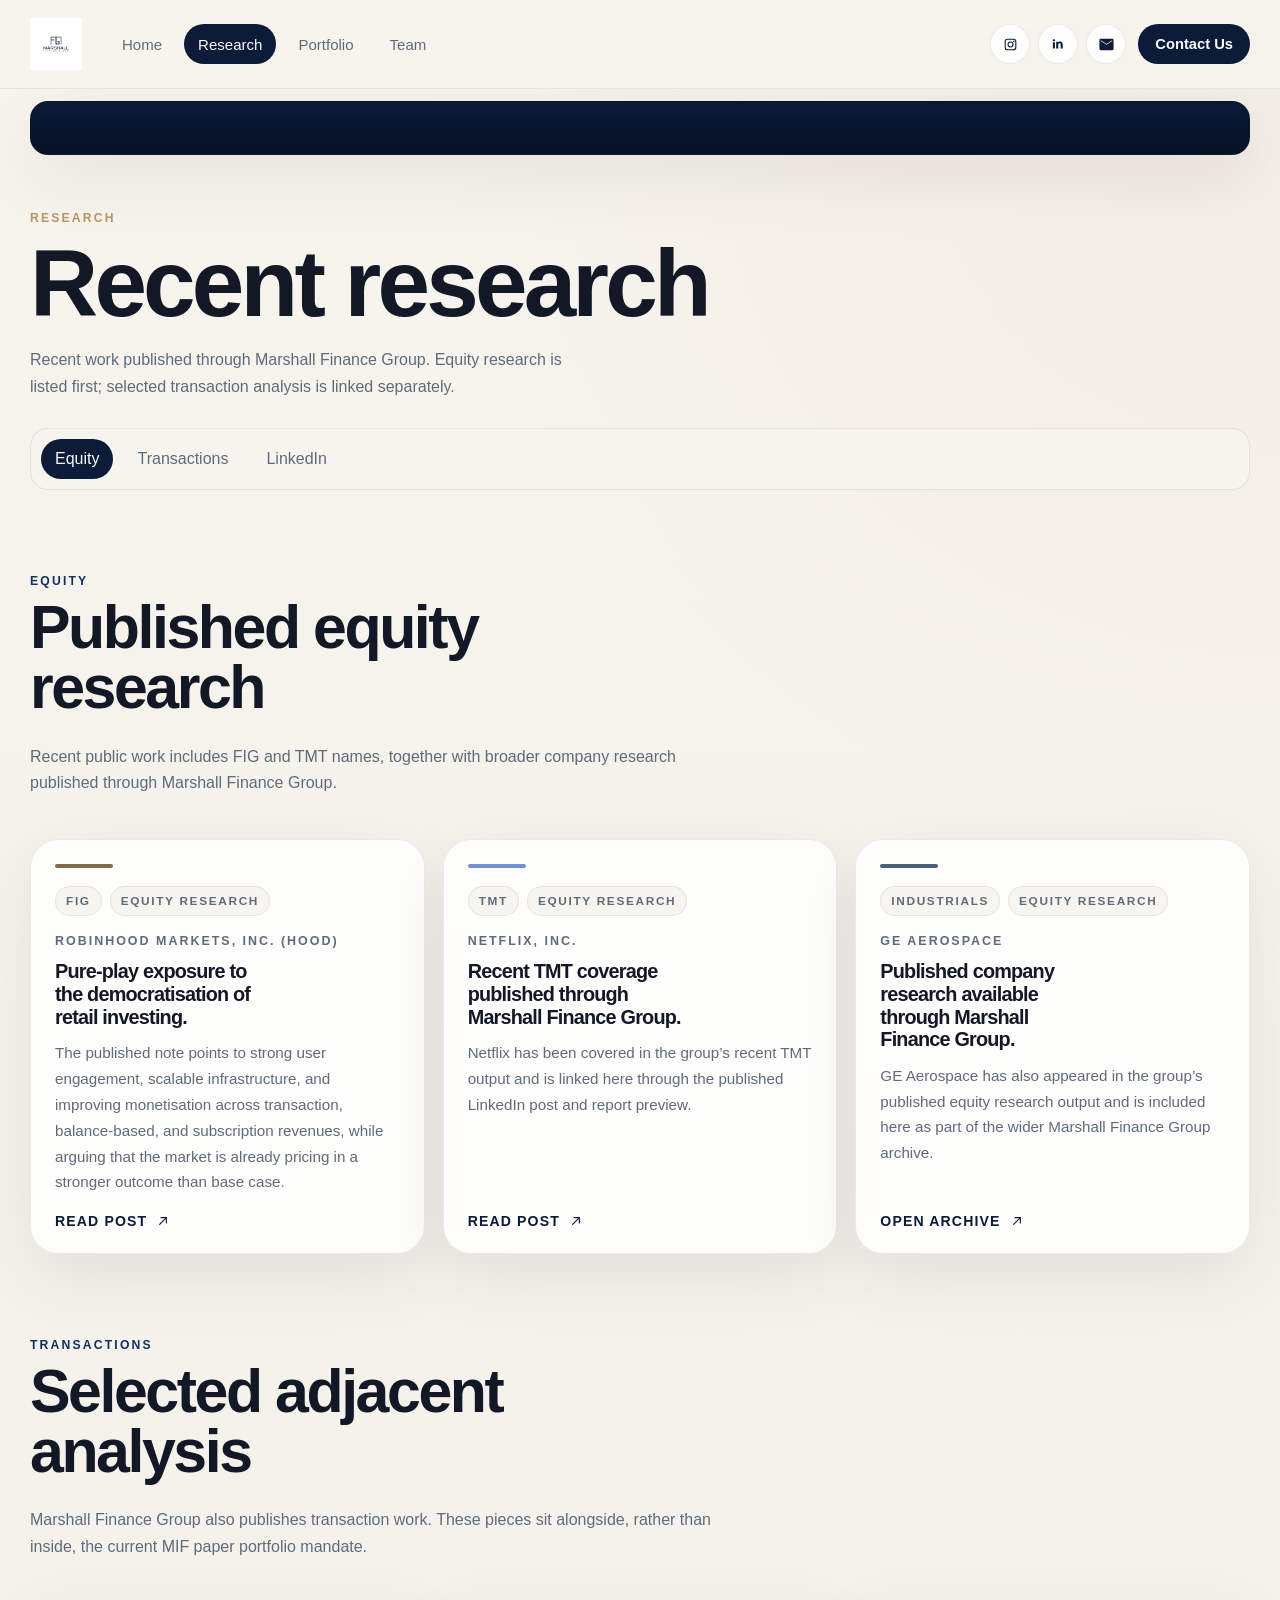
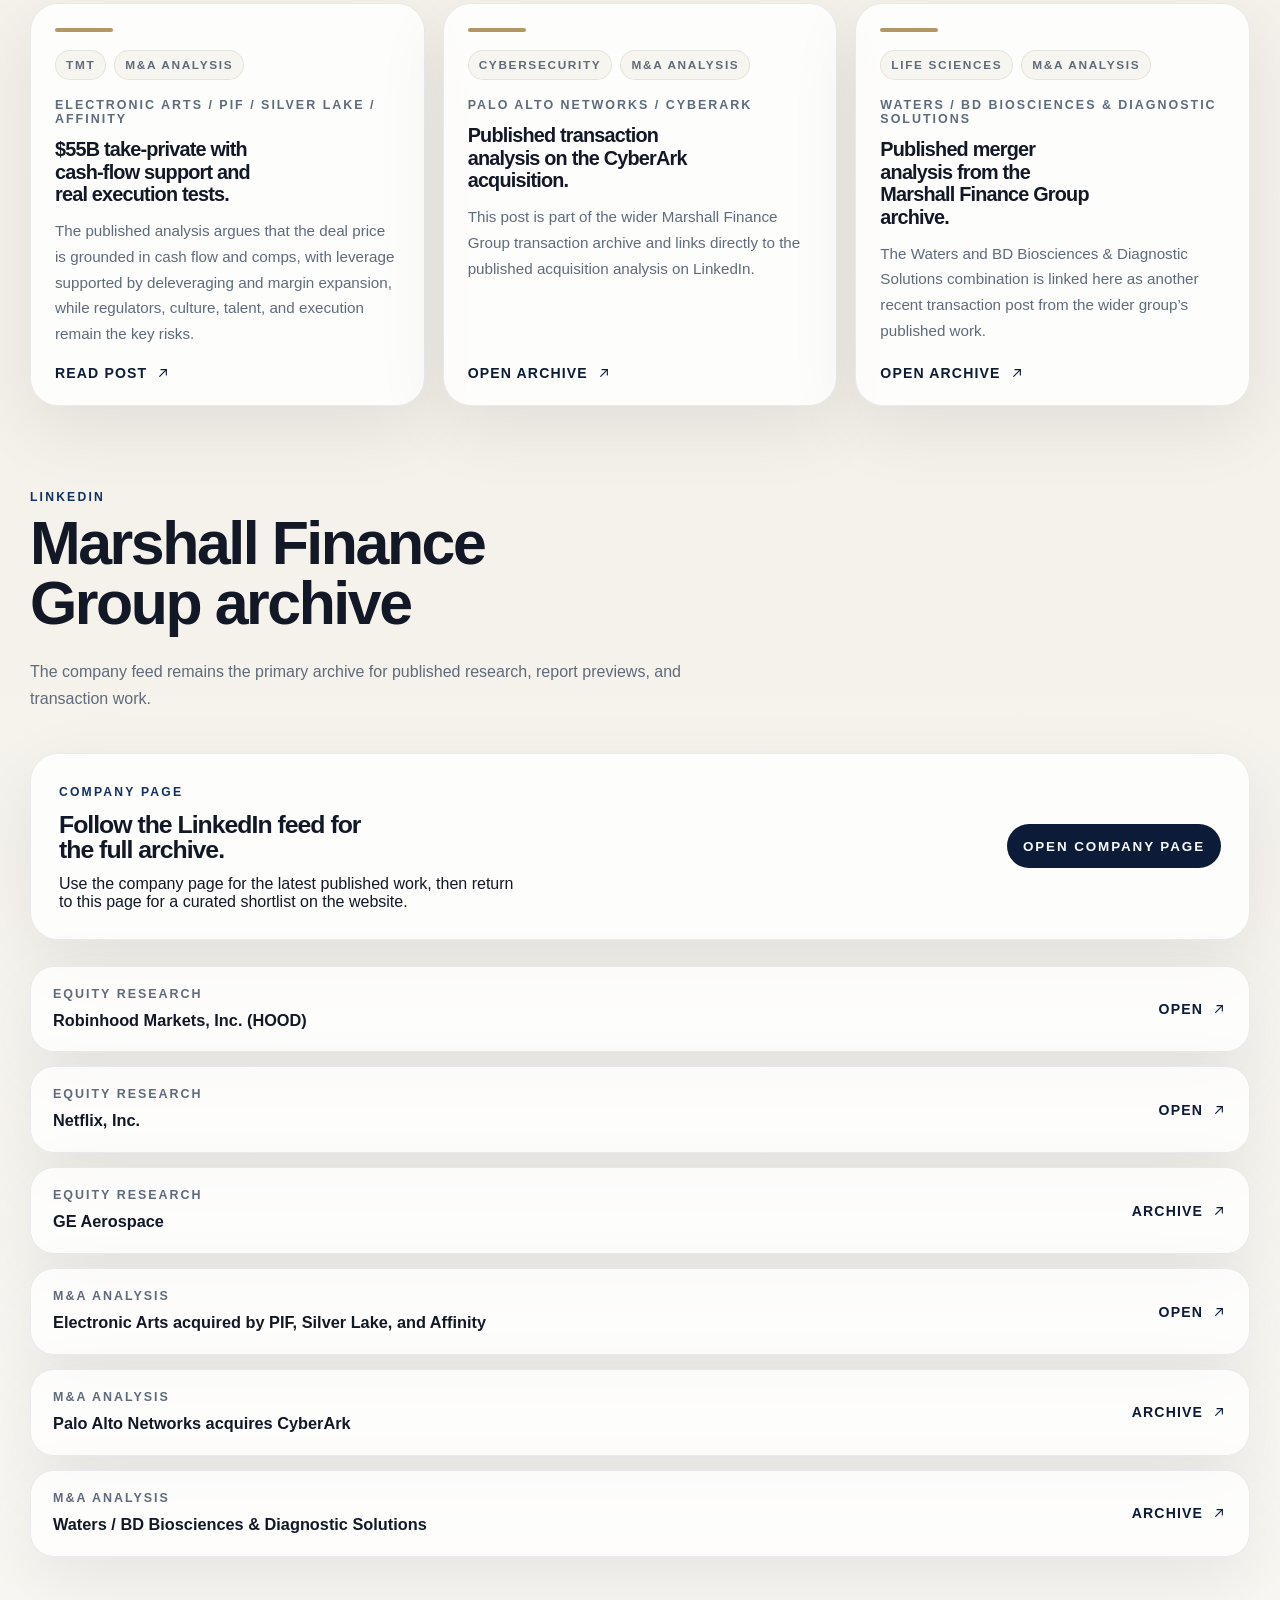
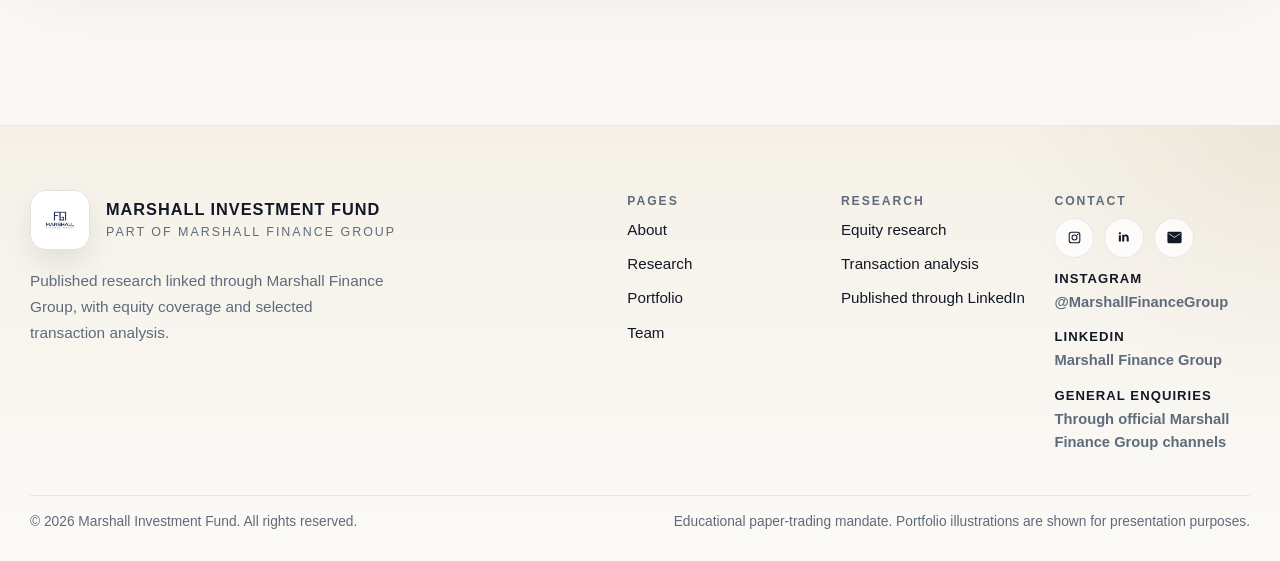
<file: research.html>
<!DOCTYPE html>
<html lang="en">
<head>
  <meta charset="UTF-8">
  <meta name="viewport" content="width=device-width, initial-scale=1.0">
  <title>Research | Marshall Investment Fund</title>
  <meta
    name="description"
    content="Recent Marshall Finance Group research linked from the Marshall Investment Fund website, including equity research and selected transaction analysis."
  >
  <link rel="stylesheet" href="styles.css">
</head>
<body data-page="research">
  <header class="site-header">
    <div class="shell header-shell">
      <div class="header-left">
        <a class="brand" href="index.html" aria-label="Marshall Investment Fund home">
          <img src="assets/logo 2.jpg" alt="Marshall Finance Group logo">
        </a>

        <nav class="global-nav" aria-label="Primary">
          <a data-page-link="home" href="index.html">Home</a>
          <a data-page-link="research" href="research.html">Research</a>
          <a data-page-link="portfolio" href="portfolio.html">Portfolio</a>
          <a data-page-link="team" href="team.html">Team</a>
        </nav>
      </div>

      <div class="header-right">
        <div class="header-socials" aria-label="Social links">
          <a class="header-icon" href="https://www.instagram.com/marshallfinancegroup?igsh=Ymt6aXljYzFtY3d5&amp;utm_source=qr" target="_blank" rel="noreferrer" aria-label="Marshall Finance Group Instagram">
            <svg viewBox="0 0 24 24" aria-hidden="true">
              <path d="M7.75 3.75h8.5A4 4 0 0 1 20.25 7.75v8.5a4 4 0 0 1-4 4h-8.5a4 4 0 0 1-4-4v-8.5a4 4 0 0 1 4-4Zm0 1.5A2.5 2.5 0 0 0 5.25 7.75v8.5a2.5 2.5 0 0 0 2.5 2.5h8.5a2.5 2.5 0 0 0 2.5-2.5v-8.5a2.5 2.5 0 0 0-2.5-2.5h-8.5Zm8.88 1.38a1.12 1.12 0 1 1 0 2.24 1.12 1.12 0 0 1 0-2.24ZM12 7.75A4.25 4.25 0 1 1 7.75 12 4.25 4.25 0 0 1 12 7.75Zm0 1.5A2.75 2.75 0 1 0 14.75 12 2.75 2.75 0 0 0 12 9.25Z"/>
            </svg>
          </a>
          <a class="header-icon" href="https://www.linkedin.com/company/marshallfinancegroup/" target="_blank" rel="noreferrer" aria-label="Marshall Finance Group LinkedIn">
            <svg viewBox="0 0 24 24" aria-hidden="true">
              <path d="M6.94 8.75v8.9H4.03v-8.9h2.91Zm.19-2.74c0 .84-.63 1.51-1.65 1.51h-.02c-.98 0-1.61-.67-1.61-1.51 0-.86.65-1.52 1.65-1.52s1.61.66 1.63 1.52Zm10.84 6.12v5.52h-2.9v-5.18c0-1.3-.46-2.18-1.63-2.18-.89 0-1.42.6-1.65 1.18-.09.2-.11.49-.11.78v5.4H8.78s.04-8.76 0-9.67h2.9v1.37c.39-.6 1.09-1.46 2.66-1.46 1.94 0 3.39 1.26 3.39 3.96Z"/>
            </svg>
          </a>
          <a class="header-icon" href="#contact" aria-label="Email contact">
            <svg viewBox="0 0 24 24" aria-hidden="true">
              <path d="M20 4H4a2 2 0 0 0-2 2v12a2 2 0 0 0 2 2h16a2 2 0 0 0 2-2V6a2 2 0 0 0-2-2Zm0 3.2-8 5.2-8-5.2V6l8 5.2L20 6v1.2Z"/>
            </svg>
          </a>
        </div>
        <a class="contact-link" href="#contact">Contact Us</a>
      </div>
    </div>
  </header>

  <section class="market-strip">
    <div class="shell">
      <div
        class="ticker-tape-widget tradingview-widget-container"
        data-ticker-tape='{"symbols":[{"proName":"AMEX:SPY","title":"S&amp;P 500"},{"proName":"AMEX:XLV","title":"Healthcare"},{"proName":"AMEX:XLK","title":"Technology"},{"proName":"AMEX:XLF","title":"Financials"},{"proName":"NASDAQ:NFLX","title":"Netflix"},{"proName":"NASDAQ:HOOD","title":"Robinhood"}],"showSymbolLogo":true,"isTransparent":true,"displayMode":"adaptive","colorTheme":"dark","locale":"en"}'
      >
        <div class="tradingview-widget-container__widget"></div>
      </div>
    </div>
  </section>

  <main class="shell page inner-page">
    <section class="page-hero reveal">
      <p class="eyebrow">Research</p>
      <h1>Recent research</h1>
      <p class="page-summary">
        Recent work published through Marshall Finance Group. Equity research is listed first;
        selected transaction analysis is linked separately.
      </p>
    </section>

    <nav class="page-tabs" data-section-nav aria-label="Research sections">
      <a href="#equity">Equity</a>
      <a href="#transactions">Transactions</a>
      <a href="#linkedin">LinkedIn</a>
    </nav>

    <section class="content-section reveal" id="equity">
      <div class="section-intro">
        <p class="eyebrow eyebrow-dark">Equity</p>
        <h2>Published equity research</h2>
        <p>
          Recent public work includes FIG and TMT names, together with broader company research
          published through Marshall Finance Group.
        </p>
      </div>

      <div class="research-feature-grid">
        <article class="research-entry" data-research-accent="fig">
          <div class="research-entry-meta">
            <span class="research-chip">FIG</span>
            <span class="research-chip">Equity Research</span>
          </div>
          <div class="research-entry-copy">
            <span class="research-company">Robinhood Markets, Inc. (HOOD)</span>
            <h3>Pure-play exposure to the democratisation of retail investing.</h3>
            <p>
              The published note points to strong user engagement, scalable infrastructure, and
              improving monetisation across transaction, balance-based, and subscription revenues,
              while arguing that the market is already pricing in a stronger outcome than base case.
            </p>
          </div>
          <div class="research-entry-footer">
            <a class="research-link" href="https://www.linkedin.com/posts/marshallfinancegroup_mfg-fig-equity-research-robinhood-markets-activity-7427831696621883392-i7BL?utm_source=share&amp;utm_medium=member_desktop&amp;rcm=ACoAAEnT8GMBNIYn6ZaxkD7KgdTluCanlakLmNM" target="_blank" rel="noreferrer">
              Read post
              <svg viewBox="0 0 24 24" aria-hidden="true">
                <path d="M7 17 17 7"/>
                <path d="M9 7h8v8"/>
              </svg>
            </a>
          </div>
        </article>

        <article class="research-entry" data-research-accent="tmt">
          <div class="research-entry-meta">
            <span class="research-chip">TMT</span>
            <span class="research-chip">Equity Research</span>
          </div>
          <div class="research-entry-copy">
            <span class="research-company">Netflix, Inc.</span>
            <h3>Recent TMT coverage published through Marshall Finance Group.</h3>
            <p>
              Netflix has been covered in the group’s recent TMT output and is linked here through
              the published LinkedIn post and report preview.
            </p>
          </div>
          <div class="research-entry-footer">
            <a class="research-link" href="https://www.linkedin.com/posts/marshallfinancegroup_mfg-tmt-equity-research-netflix-activity-7430576007897673729-1muy?utm_source=share&amp;utm_medium=member_desktop&amp;rcm=ACoAAEnT8GMBNIYn6ZaxkD7KgdTluCanlakLmNM" target="_blank" rel="noreferrer">
              Read post
              <svg viewBox="0 0 24 24" aria-hidden="true">
                <path d="M7 17 17 7"/>
                <path d="M9 7h8v8"/>
              </svg>
            </a>
          </div>
        </article>

        <article class="research-entry" data-research-accent="industrial">
          <div class="research-entry-meta">
            <span class="research-chip">Industrials</span>
            <span class="research-chip">Equity Research</span>
          </div>
          <div class="research-entry-copy">
            <span class="research-company">GE Aerospace</span>
            <h3>Published company research available through Marshall Finance Group.</h3>
            <p>
              GE Aerospace has also appeared in the group’s published equity research output and is
              included here as part of the wider Marshall Finance Group archive.
            </p>
          </div>
          <div class="research-entry-footer">
            <a class="research-link" href="https://www.linkedin.com/company/marshallfinancegroup/?viewAsMember=true" target="_blank" rel="noreferrer">
              Open archive
              <svg viewBox="0 0 24 24" aria-hidden="true">
                <path d="M7 17 17 7"/>
                <path d="M9 7h8v8"/>
              </svg>
            </a>
          </div>
        </article>
      </div>
    </section>

    <section class="content-section reveal" id="transactions">
      <div class="section-intro">
        <p class="eyebrow eyebrow-dark">Transactions</p>
        <h2>Selected adjacent analysis</h2>
        <p>
          Marshall Finance Group also publishes transaction work. These pieces sit alongside, rather
          than inside, the current MIF paper portfolio mandate.
        </p>
      </div>

      <div class="research-feature-grid">
        <article class="research-entry" data-research-accent="mna">
          <div class="research-entry-meta">
            <span class="research-chip">TMT</span>
            <span class="research-chip">M&amp;A Analysis</span>
          </div>
          <div class="research-entry-copy">
            <span class="research-company">Electronic Arts / PIF / Silver Lake / Affinity</span>
            <h3>$55B take-private with cash-flow support and real execution tests.</h3>
            <p>
              The published analysis argues that the deal price is grounded in cash flow and comps,
              with leverage supported by deleveraging and margin expansion, while regulators,
              culture, talent, and execution remain the key risks.
            </p>
          </div>
          <div class="research-entry-footer">
            <a class="research-link" href="https://www.linkedin.com/posts/marshallfinancegroup_mfg-tmt-ma-electronic-arts-inc-activity-7410347960229711872-Ifqf" target="_blank" rel="noreferrer">
              Read post
              <svg viewBox="0 0 24 24" aria-hidden="true">
                <path d="M7 17 17 7"/>
                <path d="M9 7h8v8"/>
              </svg>
            </a>
          </div>
        </article>

        <article class="research-entry" data-research-accent="mna">
          <div class="research-entry-meta">
            <span class="research-chip">Cybersecurity</span>
            <span class="research-chip">M&amp;A Analysis</span>
          </div>
          <div class="research-entry-copy">
            <span class="research-company">Palo Alto Networks / CyberArk</span>
            <h3>Published transaction analysis on the CyberArk acquisition.</h3>
            <p>
              This post is part of the wider Marshall Finance Group transaction archive and links
              directly to the published acquisition analysis on LinkedIn.
            </p>
          </div>
          <div class="research-entry-footer">
            <a class="research-link" href="https://www.linkedin.com/company/marshallfinancegroup/?viewAsMember=true" target="_blank" rel="noreferrer">
              Open archive
              <svg viewBox="0 0 24 24" aria-hidden="true">
                <path d="M7 17 17 7"/>
                <path d="M9 7h8v8"/>
              </svg>
            </a>
          </div>
        </article>

        <article class="research-entry" data-research-accent="mna">
          <div class="research-entry-meta">
            <span class="research-chip">Life Sciences</span>
            <span class="research-chip">M&amp;A Analysis</span>
          </div>
          <div class="research-entry-copy">
            <span class="research-company">Waters / BD Biosciences &amp; Diagnostic Solutions</span>
            <h3>Published merger analysis from the Marshall Finance Group archive.</h3>
            <p>
              The Waters and BD Biosciences &amp; Diagnostic Solutions combination is linked here as
              another recent transaction post from the wider group’s published work.
            </p>
          </div>
          <div class="research-entry-footer">
            <a class="research-link" href="https://www.linkedin.com/company/marshallfinancegroup/?viewAsMember=true" target="_blank" rel="noreferrer">
              Open archive
              <svg viewBox="0 0 24 24" aria-hidden="true">
                <path d="M7 17 17 7"/>
                <path d="M9 7h8v8"/>
              </svg>
            </a>
          </div>
        </article>
      </div>
    </section>

    <section class="content-section reveal" id="linkedin">
      <div class="section-intro">
        <p class="eyebrow eyebrow-dark">LinkedIn</p>
        <h2>Marshall Finance Group archive</h2>
        <p>
          The company feed remains the primary archive for published research, report previews, and
          transaction work.
        </p>
      </div>

      <div class="research-callout">
        <div>
          <span class="detail-label">Company page</span>
          <h3>Follow the LinkedIn feed for the full archive.</h3>
          <p>
            Use the company page for the latest published work, then return to this page for a
            curated shortlist on the website.
          </p>
        </div>
        <div class="research-actions">
          <a class="research-button research-button-primary" href="https://www.linkedin.com/company/marshallfinancegroup/?viewAsMember=true" target="_blank" rel="noreferrer">Open company page</a>
        </div>
      </div>

      <div class="research-directory">
        <article class="research-directory-item">
          <div class="research-directory-copy">
            <span class="research-company">Equity Research</span>
            <strong class="research-directory-title">Robinhood Markets, Inc. (HOOD)</strong>
          </div>
          <a class="research-link" href="https://www.linkedin.com/posts/marshallfinancegroup_mfg-fig-equity-research-robinhood-markets-activity-7427831696621883392-i7BL?utm_source=share&amp;utm_medium=member_desktop&amp;rcm=ACoAAEnT8GMBNIYn6ZaxkD7KgdTluCanlakLmNM" target="_blank" rel="noreferrer">
            Open
            <svg viewBox="0 0 24 24" aria-hidden="true">
              <path d="M7 17 17 7"/>
              <path d="M9 7h8v8"/>
            </svg>
          </a>
        </article>
        <article class="research-directory-item">
          <div class="research-directory-copy">
            <span class="research-company">Equity Research</span>
            <strong class="research-directory-title">Netflix, Inc.</strong>
          </div>
          <a class="research-link" href="https://www.linkedin.com/posts/marshallfinancegroup_mfg-tmt-equity-research-netflix-activity-7430576007897673729-1muy?utm_source=share&amp;utm_medium=member_desktop&amp;rcm=ACoAAEnT8GMBNIYn6ZaxkD7KgdTluCanlakLmNM" target="_blank" rel="noreferrer">
            Open
            <svg viewBox="0 0 24 24" aria-hidden="true">
              <path d="M7 17 17 7"/>
              <path d="M9 7h8v8"/>
            </svg>
          </a>
        </article>
        <article class="research-directory-item">
          <div class="research-directory-copy">
            <span class="research-company">Equity Research</span>
            <strong class="research-directory-title">GE Aerospace</strong>
          </div>
          <a class="research-link" href="https://www.linkedin.com/company/marshallfinancegroup/?viewAsMember=true" target="_blank" rel="noreferrer">
            Archive
            <svg viewBox="0 0 24 24" aria-hidden="true">
              <path d="M7 17 17 7"/>
              <path d="M9 7h8v8"/>
            </svg>
          </a>
        </article>
        <article class="research-directory-item">
          <div class="research-directory-copy">
            <span class="research-company">M&amp;A Analysis</span>
            <strong class="research-directory-title">Electronic Arts acquired by PIF, Silver Lake, and Affinity</strong>
          </div>
          <a class="research-link" href="https://www.linkedin.com/posts/marshallfinancegroup_mfg-tmt-ma-electronic-arts-inc-activity-7410347960229711872-Ifqf" target="_blank" rel="noreferrer">
            Open
            <svg viewBox="0 0 24 24" aria-hidden="true">
              <path d="M7 17 17 7"/>
              <path d="M9 7h8v8"/>
            </svg>
          </a>
        </article>
        <article class="research-directory-item">
          <div class="research-directory-copy">
            <span class="research-company">M&amp;A Analysis</span>
            <strong class="research-directory-title">Palo Alto Networks acquires CyberArk</strong>
          </div>
          <a class="research-link" href="https://www.linkedin.com/company/marshallfinancegroup/?viewAsMember=true" target="_blank" rel="noreferrer">
            Archive
            <svg viewBox="0 0 24 24" aria-hidden="true">
              <path d="M7 17 17 7"/>
              <path d="M9 7h8v8"/>
            </svg>
          </a>
        </article>
        <article class="research-directory-item">
          <div class="research-directory-copy">
            <span class="research-company">M&amp;A Analysis</span>
            <strong class="research-directory-title">Waters / BD Biosciences &amp; Diagnostic Solutions</strong>
          </div>
          <a class="research-link" href="https://www.linkedin.com/company/marshallfinancegroup/?viewAsMember=true" target="_blank" rel="noreferrer">
            Archive
            <svg viewBox="0 0 24 24" aria-hidden="true">
              <path d="M7 17 17 7"/>
              <path d="M9 7h8v8"/>
            </svg>
          </a>
        </article>
      </div>
    </section>
  </main>

  <footer class="site-footer">
    <div class="shell footer-panel">
      <div class="footer-brand-block">
        <a class="footer-brand" href="index.html" aria-label="Marshall Investment Fund home">
          <img src="assets/logo 2.jpg" alt="Marshall Finance Group logo">
          <span class="footer-brand-text">
            <strong>Marshall Investment Fund</strong>
            <span>Part of Marshall Finance Group</span>
          </span>
        </a>
        <p class="footer-note">
          Published research linked through Marshall Finance Group, with equity coverage and selected
          transaction analysis.
        </p>
      </div>

      <div class="footer-columns">
        <div class="footer-column">
          <span>Pages</span>
          <a href="index.html#about">About</a>
          <a href="research.html">Research</a>
          <a href="portfolio.html">Portfolio</a>
          <a href="team.html">Team</a>
        </div>
        <div class="footer-column">
          <span>Research</span>
          <p>Equity research</p>
          <p>Transaction analysis</p>
          <p>Published through LinkedIn</p>
        </div>
        <div class="footer-column" id="contact">
          <span>Contact</span>
          <div class="footer-socials">
            <a class="footer-icon" href="https://www.instagram.com/marshallfinancegroup?igsh=Ymt6aXljYzFtY3d5&amp;utm_source=qr" target="_blank" rel="noreferrer" aria-label="Marshall Finance Group Instagram">
              <svg viewBox="0 0 24 24" aria-hidden="true">
                <path d="M7.75 3.75h8.5A4 4 0 0 1 20.25 7.75v8.5a4 4 0 0 1-4 4h-8.5a4 4 0 0 1-4-4v-8.5a4 4 0 0 1 4-4Zm0 1.5A2.5 2.5 0 0 0 5.25 7.75v8.5a2.5 2.5 0 0 0 2.5 2.5h8.5a2.5 2.5 0 0 0 2.5-2.5v-8.5a2.5 2.5 0 0 0-2.5-2.5h-8.5Zm8.88 1.38a1.12 1.12 0 1 1 0 2.24 1.12 1.12 0 0 1 0-2.24ZM12 7.75A4.25 4.25 0 1 1 7.75 12 4.25 4.25 0 0 1 12 7.75Zm0 1.5A2.75 2.75 0 1 0 14.75 12 2.75 2.75 0 0 0 12 9.25Z"/>
              </svg>
            </a>
            <a class="footer-icon" href="https://www.linkedin.com/company/marshallfinancegroup/" target="_blank" rel="noreferrer" aria-label="Marshall Finance Group LinkedIn">
              <svg viewBox="0 0 24 24" aria-hidden="true">
                <path d="M6.94 8.75v8.9H4.03v-8.9h2.91Zm.19-2.74c0 .84-.63 1.51-1.65 1.51h-.02c-.98 0-1.61-.67-1.61-1.51 0-.86.65-1.52 1.65-1.52s1.61.66 1.63 1.52Zm10.84 6.12v5.52h-2.9v-5.18c0-1.3-.46-2.18-1.63-2.18-.89 0-1.42.6-1.65 1.18-.09.2-.11.49-.11.78v5.4H8.78s.04-8.76 0-9.67h2.9v1.37c.39-.6 1.09-1.46 2.66-1.46 1.94 0 3.39 1.26 3.39 3.96Z"/>
              </svg>
            </a>
            <a class="footer-icon" href="#contact" aria-label="Email contact">
              <svg viewBox="0 0 24 24" aria-hidden="true">
                <path d="M20 4H4a2 2 0 0 0-2 2v12a2 2 0 0 0 2 2h16a2 2 0 0 0 2-2V6a2 2 0 0 0-2-2Zm0 3.2-8 5.2-8-5.2V6l8 5.2L20 6v1.2Z"/>
              </svg>
            </a>
          </div>
          <div class="footer-contact-list">
            <p><strong>Instagram</strong><span>@MarshallFinanceGroup</span></p>
            <p><strong>LinkedIn</strong><span>Marshall Finance Group</span></p>
            <p><strong>General enquiries</strong><span>Through official Marshall Finance Group channels</span></p>
          </div>
        </div>
      </div>

      <div class="footer-legal">
        <p>&copy; 2026 Marshall Investment Fund. All rights reserved.</p>
        <p>Educational paper-trading mandate. Portfolio illustrations are shown for presentation purposes.</p>
      </div>
    </div>
  </footer>

  <script src="script.js"></script>
</body>
</html>
</file>
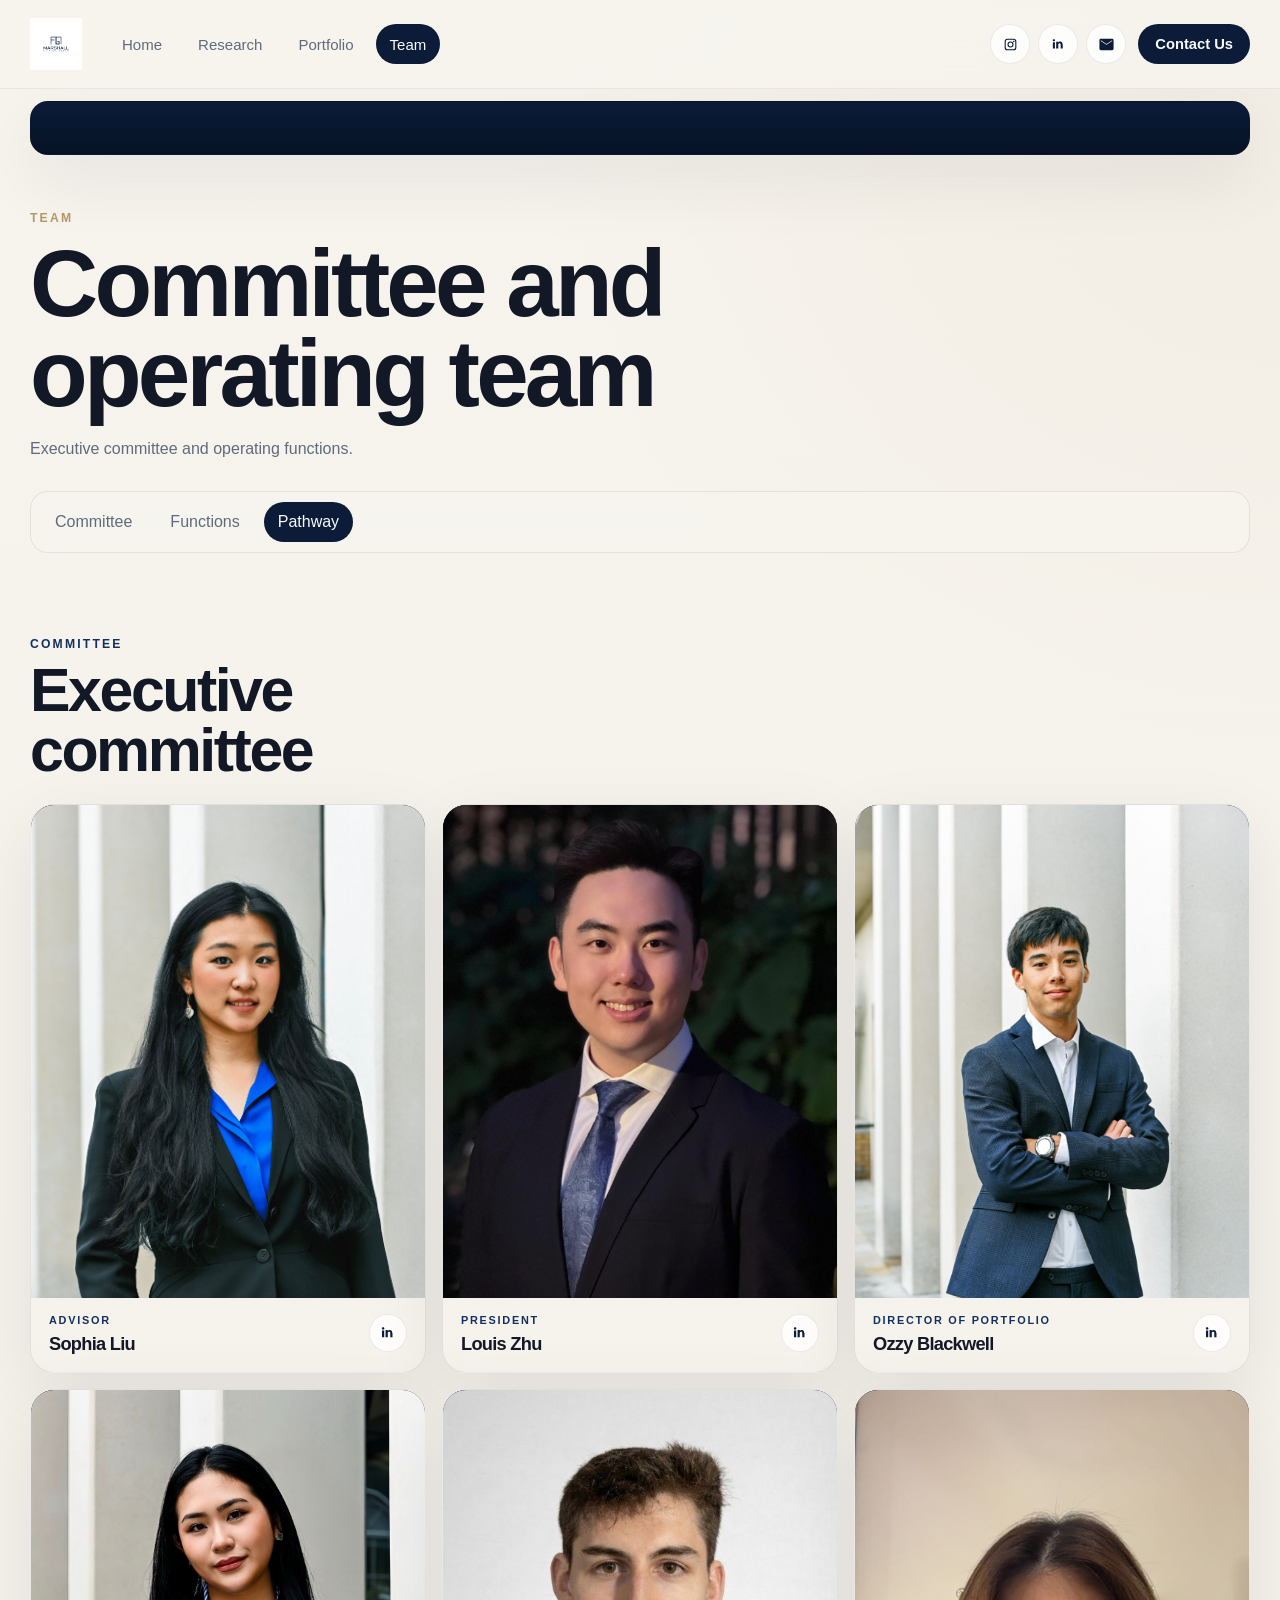
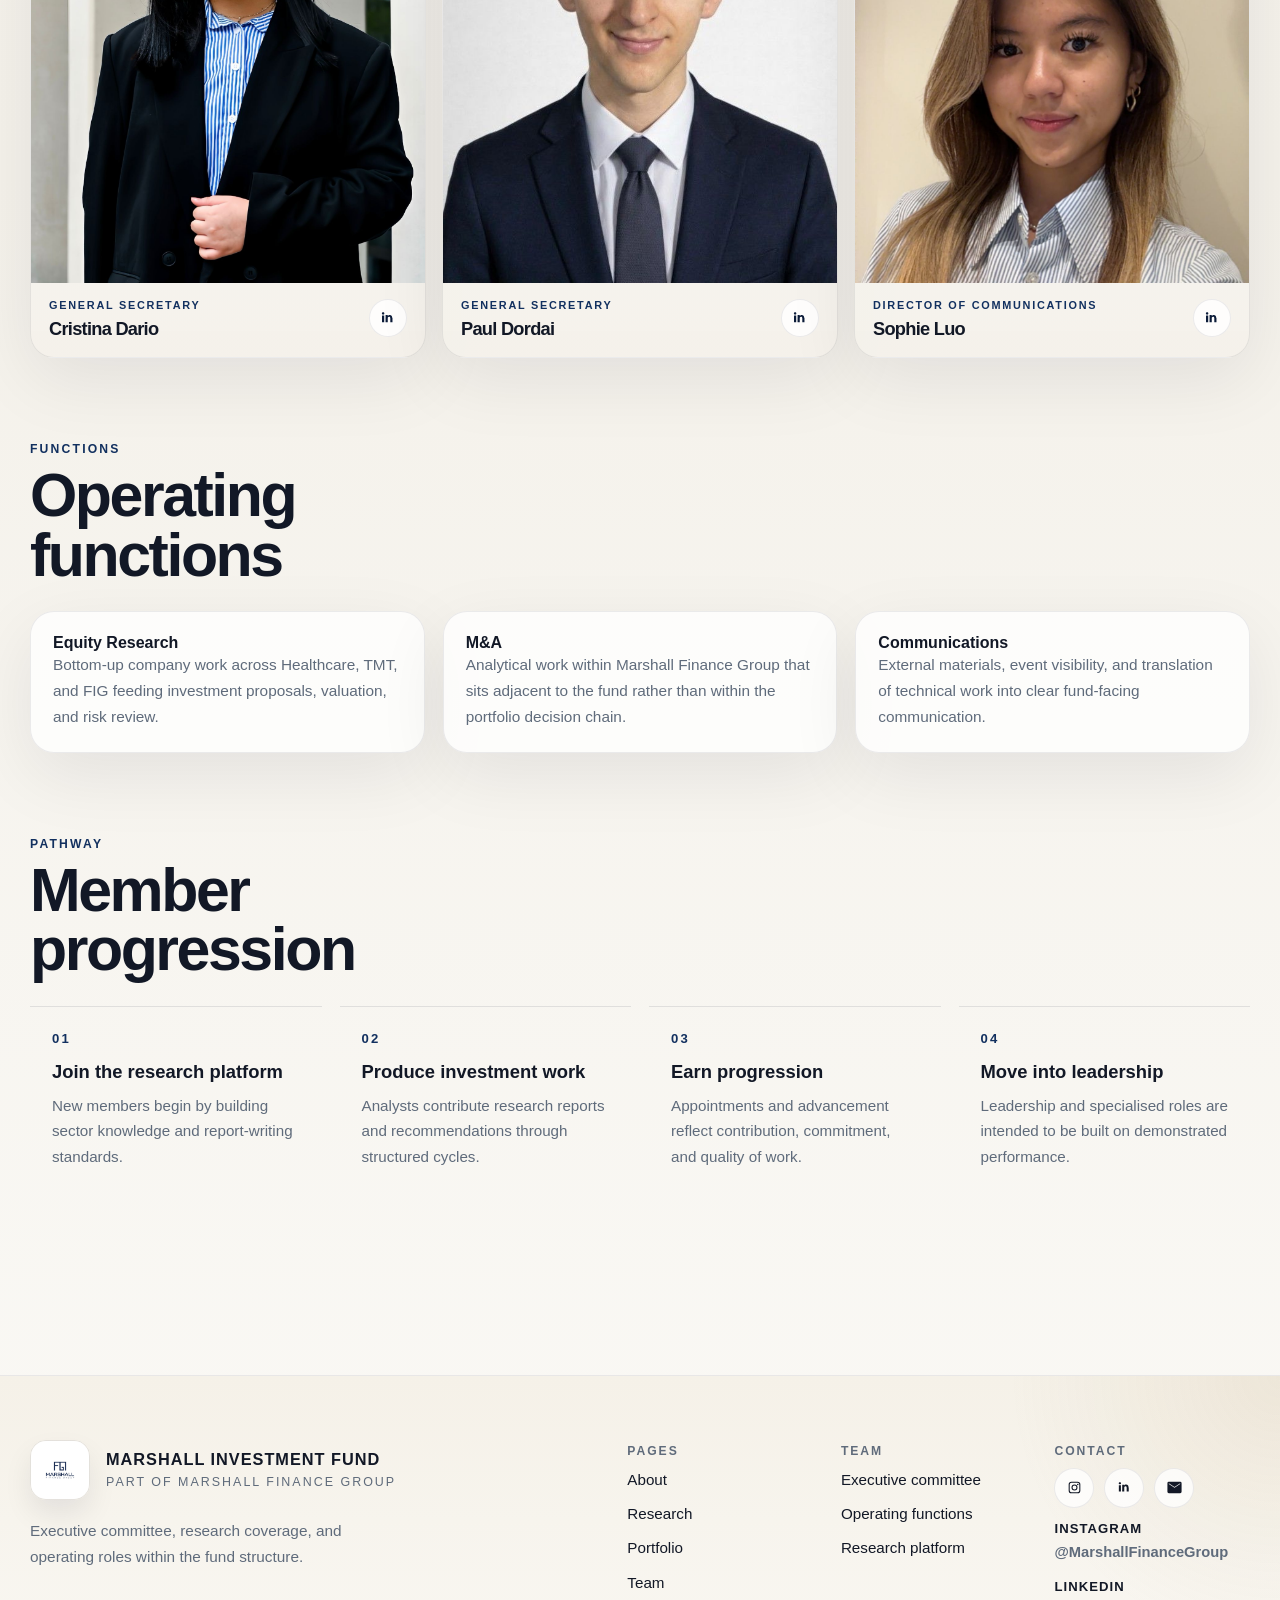
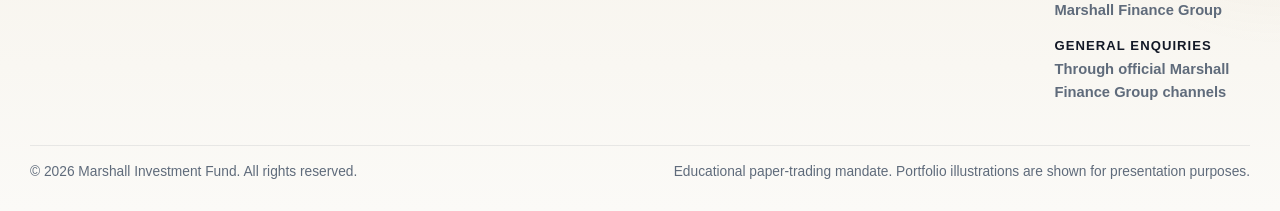
<file: team.html>
<!DOCTYPE html>
<html lang="en">
<head>
  <meta charset="UTF-8">
  <meta name="viewport" content="width=device-width, initial-scale=1.0">
  <title>Team | Marshall Investment Fund</title>
  <meta
    name="description"
    content="Marshall Investment Fund committee, operating functions, and member pathway."
  >
  <link rel="stylesheet" href="styles.css">
</head>
<body data-page="team">
  <header class="site-header">
    <div class="shell header-shell">
      <div class="header-left">
        <a class="brand" href="index.html" aria-label="Marshall Investment Fund home">
          <img src="assets/logo 2.jpg" alt="Marshall Finance Group logo">
        </a>

        <nav class="global-nav" aria-label="Primary">
          <a data-page-link="home" href="index.html">Home</a>
          <a data-page-link="research" href="research.html">Research</a>
          <a data-page-link="portfolio" href="portfolio.html">Portfolio</a>
          <a data-page-link="team" href="team.html">Team</a>
        </nav>
      </div>

      <div class="header-right">
        <div class="header-socials" aria-label="Social links">
          <a class="header-icon" href="https://www.instagram.com/marshallfinancegroup?igsh=Ymt6aXljYzFtY3d5&amp;utm_source=qr" target="_blank" rel="noreferrer" aria-label="Marshall Finance Group Instagram">
            <svg viewBox="0 0 24 24" aria-hidden="true">
              <path d="M7.75 3.75h8.5A4 4 0 0 1 20.25 7.75v8.5a4 4 0 0 1-4 4h-8.5a4 4 0 0 1-4-4v-8.5a4 4 0 0 1 4-4Zm0 1.5A2.5 2.5 0 0 0 5.25 7.75v8.5a2.5 2.5 0 0 0 2.5 2.5h8.5a2.5 2.5 0 0 0 2.5-2.5v-8.5a2.5 2.5 0 0 0-2.5-2.5h-8.5Zm8.88 1.38a1.12 1.12 0 1 1 0 2.24 1.12 1.12 0 0 1 0-2.24ZM12 7.75A4.25 4.25 0 1 1 7.75 12 4.25 4.25 0 0 1 12 7.75Zm0 1.5A2.75 2.75 0 1 0 14.75 12 2.75 2.75 0 0 0 12 9.25Z"/>
            </svg>
          </a>
          <a class="header-icon" href="https://www.linkedin.com/company/marshallfinancegroup/" target="_blank" rel="noreferrer" aria-label="Marshall Finance Group LinkedIn">
            <svg viewBox="0 0 24 24" aria-hidden="true">
              <path d="M6.94 8.75v8.9H4.03v-8.9h2.91Zm.19-2.74c0 .84-.63 1.51-1.65 1.51h-.02c-.98 0-1.61-.67-1.61-1.51 0-.86.65-1.52 1.65-1.52s1.61.66 1.63 1.52Zm10.84 6.12v5.52h-2.9v-5.18c0-1.3-.46-2.18-1.63-2.18-.89 0-1.42.6-1.65 1.18-.09.2-.11.49-.11.78v5.4H8.78s.04-8.76 0-9.67h2.9v1.37c.39-.6 1.09-1.46 2.66-1.46 1.94 0 3.39 1.26 3.39 3.96Z"/>
            </svg>
          </a>
          <a class="header-icon" href="#contact" aria-label="Email contact">
            <svg viewBox="0 0 24 24" aria-hidden="true">
              <path d="M20 4H4a2 2 0 0 0-2 2v12a2 2 0 0 0 2 2h16a2 2 0 0 0 2-2V6a2 2 0 0 0-2-2Zm0 3.2-8 5.2-8-5.2V6l8 5.2L20 6v1.2Z"/>
            </svg>
          </a>
        </div>
        <a class="contact-link" href="#contact">Contact Us</a>
      </div>
    </div>
  </header>

  <section class="market-strip">
    <div class="shell">
      <div
        class="ticker-tape-widget tradingview-widget-container"
        data-ticker-tape='{"symbols":[{"proName":"AMEX:SPY","title":"S&amp;P 500"},{"proName":"AMEX:XLV","title":"Healthcare"},{"proName":"AMEX:XLK","title":"Technology"},{"proName":"AMEX:XLF","title":"Financials"},{"proName":"NASDAQ:MSFT","title":"Microsoft"},{"proName":"NASDAQ:NVDA","title":"NVIDIA"}],"showSymbolLogo":true,"isTransparent":true,"displayMode":"adaptive","colorTheme":"dark","locale":"en"}'
      >
        <div class="tradingview-widget-container__widget"></div>
      </div>
    </div>
  </section>

  <main class="shell page inner-page">
    <section class="page-hero reveal">
      <p class="eyebrow">Team</p>
      <h1>Committee and operating team</h1>
      <p class="page-summary">
        Executive committee and operating functions.
      </p>
    </section>

    <nav class="page-tabs" data-section-nav aria-label="Team sections">
      <a href="#structure">Committee</a>
      <a href="#research">Functions</a>
      <a href="#pathway">Pathway</a>
    </nav>

    <section class="content-section reveal" id="structure">
      <div class="section-intro">
        <p class="eyebrow eyebrow-dark">Committee</p>
        <h2>Executive committee</h2>
      </div>

      <div class="committee-grid">
        <article class="committee-card">
          <div class="committee-photo-frame">
            <img class="committee-photo" src="assets/team/Sophia%20Liu.jpg" alt="Sophia Liu headshot">
          </div>
          <div class="committee-copy">
            <div class="committee-headline">
              <div>
                <p class="committee-role">Advisor</p>
                <h3>Sophia Liu</h3>
              </div>
              <a
                class="profile-linkedin"
                href="https://www.linkedin.com/in/sophia-liu-89ba922a8/"
                target="_blank"
                rel="noopener noreferrer"
                aria-label="LinkedIn profile for Sophia Liu"
                title="Open LinkedIn profile for Sophia Liu"
              >
                <svg viewBox="0 0 24 24" aria-hidden="true">
                  <path d="M6.94 8.75v8.9H4.03v-8.9h2.91Zm.19-2.74c0 .84-.63 1.51-1.65 1.51h-.02c-.98 0-1.61-.67-1.61-1.51 0-.86.65-1.52 1.65-1.52s1.61.66 1.63 1.52Zm10.84 6.12v5.52h-2.9v-5.18c0-1.3-.46-2.18-1.63-2.18-.89 0-1.42.6-1.65 1.18-.09.2-.11.49-.11.78v5.4H8.78s.04-8.76 0-9.67h2.9v1.37c.39-.6 1.09-1.46 2.66-1.46 1.94 0 3.39 1.26 3.39 3.96Z"/>
                </svg>
              </a>
            </div>
          </div>
        </article>

         <article class="committee-card">
          <div class="committee-photo-frame">
            <img class="committee-photo" src="assets/team/Louis%20Zhu.jpg" alt="Louis Zhu headshot">
          </div>
          <div class="committee-copy">
            <div class="committee-headline">
              <div>
                <p class="committee-role">President</p>
                <h3>Louis Zhu</h3>
              </div>
              <a
                class="profile-linkedin"
                href="https://www.linkedin.com/in/yiven-z/"
                target="_blank"
                rel="noopener noreferrer"
                aria-label="LinkedIn profile for Louis Zhu"
                title="Open LinkedIn profile for Louis Zhu"
              >
                <svg viewBox="0 0 24 24" aria-hidden="true">
                  <path d="M6.94 8.75v8.9H4.03v-8.9h2.91Zm.19-2.74c0 .84-.63 1.51-1.65 1.51h-.02c-.98 0-1.61-.67-1.61-1.51 0-.86.65-1.52 1.65-1.52s1.61.66 1.63 1.52Zm10.84 6.12v5.52h-2.9v-5.18c0-1.3-.46-2.18-1.63-2.18-.89 0-1.42.6-1.65 1.18-.09.2-.11.49-.11.78v5.4H8.78s.04-8.76 0-9.67h2.9v1.37c.39-.6 1.09-1.46 2.66-1.46 1.94 0 3.39 1.26 3.39 3.96Z"/>
                </svg>
              </a>
            </div>
          </div>
        </article>


        <article class="committee-card">
          <div class="committee-photo-frame">
            <img class="committee-photo" src="assets/team/Ozzy%20Blackwell.jpg" alt="Ozzy Blackwell headshot">
          </div>
          <div class="committee-copy">
            <div class="committee-headline">
              <div>
                <p class="committee-role">Director of Portfolio</p>
                <h3>Ozzy Blackwell</h3>
              </div>
              <a
                class="profile-linkedin"
                href="https://www.linkedin.com/in/oscar-blackwell2/"
                target="_blank"
                rel="noopener noreferrer"
                aria-label="LinkedIn profile for Ozzy Blackwell"
                title="Open LinkedIn profile for Ozzy Blackwell"
              >
                <svg viewBox="0 0 24 24" aria-hidden="true">
                  <path d="M6.94 8.75v8.9H4.03v-8.9h2.91Zm.19-2.74c0 .84-.63 1.51-1.65 1.51h-.02c-.98 0-1.61-.67-1.61-1.51 0-.86.65-1.52 1.65-1.52s1.61.66 1.63 1.52Zm10.84 6.12v5.52h-2.9v-5.18c0-1.3-.46-2.18-1.63-2.18-.89 0-1.42.6-1.65 1.18-.09.2-.11.49-.11.78v5.4H8.78s.04-8.76 0-9.67h2.9v1.37c.39-.6 1.09-1.46 2.66-1.46 1.94 0 3.39 1.26 3.39 3.96Z"/>
                </svg>
              </a>
            </div>
          </div>
        </article>

        <article class="committee-card">
          <div class="committee-photo-frame">
            <img class="committee-photo" src="assets/team/Cristina%20Dario.jpg" alt="Cristina Dario headshot">
          </div>
          <div class="committee-copy">
            <div class="committee-headline">
              <div>
                <p class="committee-role">General Secretary</p>
                <h3>Cristina Dario</h3>
              </div>
              <a
                class="profile-linkedin"
                href="https://www.linkedin.com/in/cristina-dario/"
                target="_blank"
                rel="noopener noreferrer"
                aria-label="LinkedIn profile for Cristina Dario"
                title="Open LinkedIn profile for Cristina Dario"
              >
                <svg viewBox="0 0 24 24" aria-hidden="true">
                  <path d="M6.94 8.75v8.9H4.03v-8.9h2.91Zm.19-2.74c0 .84-.63 1.51-1.65 1.51h-.02c-.98 0-1.61-.67-1.61-1.51 0-.86.65-1.52 1.65-1.52s1.61.66 1.63 1.52Zm10.84 6.12v5.52h-2.9v-5.18c0-1.3-.46-2.18-1.63-2.18-.89 0-1.42.6-1.65 1.18-.09.2-.11.49-.11.78v5.4H8.78s.04-8.76 0-9.67h2.9v1.37c.39-.6 1.09-1.46 2.66-1.46 1.94 0 3.39 1.26 3.39 3.96Z"/>
                </svg>
              </a>
            </div>
          </div>
        </article>

        <article class="committee-card">
          <div class="committee-photo-frame">
            <img class="committee-photo" src="assets/team/Paul%20Dordai.jpg" alt="Paul Dordai headshot">
          </div>
          <div class="committee-copy">
            <div class="committee-headline">
              <div>
                <p class="committee-role">General Secretary</p>
                <h3>Paul Dordai</h3>
              </div>
              <a
                class="profile-linkedin"
                href="https://www.linkedin.com/in/paul-dordai/"
                target="_blank"
                rel="noopener noreferrer"
                aria-label="LinkedIn profile for Paul Dordai"
                title="Open LinkedIn profile for Paul Dordai"
              >
                <svg viewBox="0 0 24 24" aria-hidden="true">
                  <path d="M6.94 8.75v8.9H4.03v-8.9h2.91Zm.19-2.74c0 .84-.63 1.51-1.65 1.51h-.02c-.98 0-1.61-.67-1.61-1.51 0-.86.65-1.52 1.65-1.52s1.61.66 1.63 1.52Zm10.84 6.12v5.52h-2.9v-5.18c0-1.3-.46-2.18-1.63-2.18-.89 0-1.42.6-1.65 1.18-.09.2-.11.49-.11.78v5.4H8.78s.04-8.76 0-9.67h2.9v1.37c.39-.6 1.09-1.46 2.66-1.46 1.94 0 3.39 1.26 3.39 3.96Z"/>
                </svg>
              </a>
            </div>
          </div>
        </article>

        <article class="committee-card">
          <div class="committee-photo-frame">
            <img class="committee-photo" src="assets/team/Sophie%20Luo.jpg" alt="Sophie Luo headshot">
          </div>
          <div class="committee-copy">
            <div class="committee-headline">
              <div>
                <p class="committee-role">Director of Communications</p>
                <h3>Sophie Luo</h3>
              </div>
              <a
                class="profile-linkedin"
                href="https://www.linkedin.com/in/sophie-anne-luo-073593322/"
                target="_blank"
                rel="noopener noreferrer"
                aria-label="LinkedIn profile for Sophie Luo"
                title="Open LinkedIn profile for Sophie Luo"
              >
                <svg viewBox="0 0 24 24" aria-hidden="true">
                  <path d="M6.94 8.75v8.9H4.03v-8.9h2.91Zm.19-2.74c0 .84-.63 1.51-1.65 1.51h-.02c-.98 0-1.61-.67-1.61-1.51 0-.86.65-1.52 1.65-1.52s1.61.66 1.63 1.52Zm10.84 6.12v5.52h-2.9v-5.18c0-1.3-.46-2.18-1.63-2.18-.89 0-1.42.6-1.65 1.18-.09.2-.11.49-.11.78v5.4H8.78s.04-8.76 0-9.67h2.9v1.37c.39-.6 1.09-1.46 2.66-1.46 1.94 0 3.39 1.26 3.39 3.96Z"/>
                </svg>
              </a>
            </div>
          </div>
        </article>
      </div>
    </section>

    <section class="content-section reveal" id="research">
      <div class="section-intro">
        <p class="eyebrow eyebrow-dark">Functions</p>
        <h2>Operating functions</h2>
      </div>

      <div class="research-grid">
        <article class="research-card">
          <strong>Equity Research</strong>
          <p>Bottom-up company work across Healthcare, TMT, and FIG feeding investment proposals, valuation, and risk review.</p>
        </article>
        <article class="research-card">
          <strong>M&amp;A</strong>
          <p>Analytical work within Marshall Finance Group that sits adjacent to the fund rather than within the portfolio decision chain.</p>
        </article>
        <article class="research-card">
          <strong>Communications</strong>
          <p>External materials, event visibility, and translation of technical work into clear fund-facing communication.</p>
        </article>
      </div>
    </section>

    <section class="content-section reveal" id="pathway">
      <div class="section-intro">
        <p class="eyebrow eyebrow-dark">Pathway</p>
        <h2>Member progression</h2>
      </div>

      <div class="pathway-strip">
        <article>
          <span>01</span>
          <strong>Join the research platform</strong>
          <p>New members begin by building sector knowledge and report-writing standards.</p>
        </article>
        <article>
          <span>02</span>
          <strong>Produce investment work</strong>
          <p>Analysts contribute research reports and recommendations through structured cycles.</p>
        </article>
        <article>
          <span>03</span>
          <strong>Earn progression</strong>
          <p>Appointments and advancement reflect contribution, commitment, and quality of work.</p>
        </article>
        <article>
          <span>04</span>
          <strong>Move into leadership</strong>
          <p>Leadership and specialised roles are intended to be built on demonstrated performance.</p>
        </article>
      </div>
    </section>
  </main>

  <footer class="site-footer">
    <div class="shell footer-panel">
      <div class="footer-brand-block">
        <a class="footer-brand" href="index.html" aria-label="Marshall Investment Fund home">
          <img src="assets/logo 2.jpg" alt="Marshall Finance Group logo">
          <span class="footer-brand-text">
            <strong>Marshall Investment Fund</strong>
            <span>Part of Marshall Finance Group</span>
          </span>
        </a>
        <p class="footer-note">
          Executive committee, research coverage, and operating roles within the fund structure.
        </p>
      </div>

      <div class="footer-columns">
        <div class="footer-column">
          <span>Pages</span>
          <a href="index.html#about">About</a>
          <a href="research.html">Research</a>
          <a href="portfolio.html">Portfolio</a>
          <a href="team.html">Team</a>
        </div>
        <div class="footer-column">
          <span>Team</span>
          <p>Executive committee</p>
          <p>Operating functions</p>
          <p>Research platform</p>
        </div>
        <div class="footer-column" id="contact">
          <span>Contact</span>
          <div class="footer-socials">
            <a class="footer-icon" href="https://www.instagram.com/marshallfinancegroup?igsh=Ymt6aXljYzFtY3d5&amp;utm_source=qr" target="_blank" rel="noreferrer" aria-label="Marshall Finance Group Instagram">
              <svg viewBox="0 0 24 24" aria-hidden="true">
                <path d="M7.75 3.75h8.5A4 4 0 0 1 20.25 7.75v8.5a4 4 0 0 1-4 4h-8.5a4 4 0 0 1-4-4v-8.5a4 4 0 0 1 4-4Zm0 1.5A2.5 2.5 0 0 0 5.25 7.75v8.5a2.5 2.5 0 0 0 2.5 2.5h8.5a2.5 2.5 0 0 0 2.5-2.5v-8.5a2.5 2.5 0 0 0-2.5-2.5h-8.5Zm8.88 1.38a1.12 1.12 0 1 1 0 2.24 1.12 1.12 0 0 1 0-2.24ZM12 7.75A4.25 4.25 0 1 1 7.75 12 4.25 4.25 0 0 1 12 7.75Zm0 1.5A2.75 2.75 0 1 0 14.75 12 2.75 2.75 0 0 0 12 9.25Z"/>
              </svg>
            </a>
            <a class="footer-icon" href="https://www.linkedin.com/company/marshallfinancegroup/" target="_blank" rel="noreferrer" aria-label="Marshall Finance Group LinkedIn">
              <svg viewBox="0 0 24 24" aria-hidden="true">
                <path d="M6.94 8.75v8.9H4.03v-8.9h2.91Zm.19-2.74c0 .84-.63 1.51-1.65 1.51h-.02c-.98 0-1.61-.67-1.61-1.51 0-.86.65-1.52 1.65-1.52s1.61.66 1.63 1.52Zm10.84 6.12v5.52h-2.9v-5.18c0-1.3-.46-2.18-1.63-2.18-.89 0-1.42.6-1.65 1.18-.09.2-.11.49-.11.78v5.4H8.78s.04-8.76 0-9.67h2.9v1.37c.39-.6 1.09-1.46 2.66-1.46 1.94 0 3.39 1.26 3.39 3.96Z"/>
              </svg>
            </a>
            <a class="footer-icon" href="#contact" aria-label="Email contact">
              <svg viewBox="0 0 24 24" aria-hidden="true">
                <path d="M20 4H4a2 2 0 0 0-2 2v12a2 2 0 0 0 2 2h16a2 2 0 0 0 2-2V6a2 2 0 0 0-2-2Zm0 3.2-8 5.2-8-5.2V6l8 5.2L20 6v1.2Z"/>
              </svg>
            </a>
          </div>
          <div class="footer-contact-list">
            <p><strong>Instagram</strong><span>@MarshallFinanceGroup</span></p>
            <p><strong>LinkedIn</strong><span>Marshall Finance Group</span></p>
            <p><strong>General enquiries</strong><span>Through official Marshall Finance Group channels</span></p>
          </div>
        </div>
      </div>

      <div class="footer-legal">
        <p>&copy; 2026 Marshall Investment Fund. All rights reserved.</p>
        <p>Educational paper-trading mandate. Portfolio illustrations are shown for presentation purposes.</p>
      </div>
    </div>
  </footer>

  <script src="script.js"></script>
</body>
</html>
</file>
<file: styles.css>
:root {
  --navy-950: #061224;
  --navy-900: #0b1b38;
  --navy-800: #12305f;
  --navy-700: #1b4689;
  --ink-900: #121826;
  --ink-700: #5f6b7b;
  --paper-100: #f7f4ee;
  --paper-200: #eee8dc;
  --paper-300: #e3dac8;
  --white: #f8fafc;
  --gold: #b59765;
  --line: rgba(18, 24, 38, 0.1);
  --line-strong: rgba(255, 255, 255, 0.12);
  --surface: rgba(255, 255, 255, 0.78);
  --surface-strong: rgba(255, 255, 255, 0.92);
  --shadow: 0 22px 70px rgba(8, 18, 36, 0.08);
  --shadow-deep: 0 28px 90px rgba(0, 0, 0, 0.18);
  --radius-lg: 30px;
  --radius-md: 22px;
  --header-height: 88px;
  --page-tabs-offset: 138px;
}

* {
  box-sizing: border-box;
}

html {
  scroll-behavior: smooth;
  scroll-padding-top: 150px;
}

body {
  margin: 0;
  color: var(--ink-900);
  font-family: "Avenir Next", -apple-system, BlinkMacSystemFont, "Segoe UI", sans-serif;
  background:
    radial-gradient(circle at top right, rgba(181, 151, 101, 0.08), transparent 22%),
    linear-gradient(180deg, var(--paper-100) 0%, #f4f1ea 52%, #fbfaf7 100%);
}

body[data-page="home"] {
  background:
    radial-gradient(circle at top right, rgba(181, 151, 101, 0.08), transparent 18%),
    linear-gradient(180deg, #071526 0%, #08172b 48%, #0a1830 100%);
}

img {
  display: block;
  max-width: 100%;
}

a,
button {
  -webkit-tap-highlight-color: transparent;
}

.shell {
  width: min(1220px, calc(100% - 40px));
  margin: 0 auto;
}

.site-header {
  position: sticky;
  top: 0;
  z-index: 50;
  backdrop-filter: blur(16px);
  background: rgba(247, 244, 238, 0.82);
  border-bottom: 1px solid rgba(18, 24, 38, 0.06);
}

body[data-page="home"] .site-header {
  background: rgba(7, 21, 38, 0.84);
  border-bottom-color: rgba(255, 255, 255, 0.08);
}

.header-shell {
  display: flex;
  align-items: center;
  justify-content: space-between;
  gap: 24px;
  min-height: var(--header-height);
}

.header-left,
.header-right,
.header-socials {
  display: flex;
  align-items: center;
}

.header-left {
  gap: 26px;
}

.header-right {
  gap: 12px;
}

.header-socials {
  gap: 8px;
}

.brand {
  display: inline-flex;
  align-items: center;
  color: var(--ink-900);
  text-decoration: none;
}

.brand img {
  height: 52px;
  width: auto;
  border-radius: 0;
  border: 0;
  box-shadow: none;
}

body[data-page="home"] .brand img {
  height: 56px;
}

.global-nav {
  display: flex;
  flex-wrap: wrap;
  gap: 8px;
}

.global-nav a {
  display: inline-flex;
  align-items: center;
  min-height: 40px;
  padding: 0 14px;
  border-radius: 999px;
  color: var(--ink-700);
  text-decoration: none;
  font-size: 0.94rem;
  transition: background 180ms ease, color 180ms ease;
}

.global-nav a.is-active {
  color: var(--white);
  background: var(--navy-900);
}

body[data-page="home"] .global-nav a {
  color: rgba(248, 250, 252, 0.74);
}

body[data-page="home"] .global-nav a.is-active {
  color: var(--navy-950);
  background: var(--paper-200);
}

.header-icon,
.contact-link {
  display: inline-flex;
  align-items: center;
  justify-content: center;
  min-height: 40px;
  text-decoration: none;
  transition: background 180ms ease, color 180ms ease, border-color 180ms ease;
}

.header-icon {
  width: 40px;
  border: 1px solid rgba(18, 24, 38, 0.08);
  border-radius: 999px;
  color: var(--navy-900);
  background: rgba(255, 255, 255, 0.76);
}

.header-icon svg {
  width: 17px;
  height: 17px;
  fill: currentColor;
}

.contact-link {
  padding: 0 16px;
  border: 1px solid rgba(18, 24, 38, 0.08);
  border-radius: 999px;
  color: var(--white);
  background: var(--navy-900);
  font-size: 0.92rem;
  font-weight: 600;
}

.header-icon:hover,
.contact-link:hover {
  border-color: rgba(18, 48, 95, 0.18);
}

body[data-page="home"] .header-icon {
  color: var(--white);
  border-color: rgba(255, 255, 255, 0.08);
  background: rgba(255, 255, 255, 0.06);
}

body[data-page="home"] .contact-link {
  color: var(--navy-950);
  border-color: rgba(255, 255, 255, 0.08);
  background: var(--paper-200);
}

.market-strip {
  padding: 12px 0 0;
}

.market-strip .shell {
  border: 1px solid rgba(18, 24, 38, 0.08);
  border-radius: 18px;
  background: linear-gradient(180deg, var(--navy-900) 0%, var(--navy-950) 100%);
  box-shadow: var(--shadow);
  overflow: hidden;
}

body[data-page="home"] .market-strip .shell {
  border-color: rgba(255, 255, 255, 0.08);
  background: rgba(255, 255, 255, 0.04);
  box-shadow: none;
}

.ticker-tape-widget {
  position: relative;
  min-height: 52px;
}

.widget-placeholder {
  display: flex;
  align-items: center;
  min-height: 52px;
  padding: 0 18px;
  color: var(--ink-700);
  font-size: 0.9rem;
}

.ticker-tape-widget > .widget-placeholder {
  position: absolute;
  inset: 0;
  z-index: 0;
  color: rgba(248, 250, 252, 0.74);
}

.ticker-tape-widget .tradingview-widget-container__widget,
.symbol-overview-widget .tradingview-widget-container__widget {
  position: relative;
  z-index: 1;
}

.page {
  padding: 28px 0 80px;
}

.hero {
  display: grid;
  gap: 28px;
}

.home-stage {
  position: relative;
  overflow: visible;
  margin-top: 8px;
  padding: 18px 0 18px;
  color: var(--white);
  background: transparent;
  border: 0;
  border-radius: 0;
  box-shadow: none;
}

.home-stage::before {
  content: none;
}

.home-stage::after {
  content: none;
}

.stage-motion {
  position: absolute;
  inset: 0;
  overflow: hidden;
  pointer-events: none;
  isolation: isolate;
}

.stage-photo {
  position: absolute;
  inset: 42% -4% 2% -4%;
  background-position: center bottom;
  background-repeat: no-repeat;
  background-size: cover;
  opacity: 0.18;
}

.stage-photo-skyline {
  background-image:
    linear-gradient(180deg, rgba(7, 21, 38, 0.98) 0%, rgba(7, 21, 38, 0.72) 26%, rgba(7, 21, 38, 0.18) 56%, rgba(7, 21, 38, 0.72) 100%),
    linear-gradient(90deg, rgba(7, 21, 38, 0.54) 0%, rgba(7, 21, 38, 0.16) 20%, rgba(7, 21, 38, 0.08) 50%, rgba(7, 21, 38, 0.16) 80%, rgba(7, 21, 38, 0.54) 100%),
    url("assets/images/andrea-de-santis-nLzvyh_LlEg-unsplash.jpg");
  filter: saturate(0.76) contrast(1.04) brightness(0.72);
}

.stage-glow {
  position: absolute;
  border-radius: 50%;
  filter: blur(28px);
  opacity: 0.12;
}

.stage-glow-a {
  inset: auto auto 10% 56%;
  width: 360px;
  height: 360px;
  background: radial-gradient(circle, rgba(111, 146, 214, 0.12), transparent 72%);
  animation: stageFloat 14s ease-in-out infinite alternate;
}

.stage-glow-b {
  inset: 8% 2% auto auto;
  width: 240px;
  height: 240px;
  background: radial-gradient(circle, rgba(181, 151, 101, 0.12), transparent 74%);
  animation: stageFloat 12s ease-in-out infinite alternate-reverse;
}

.stage-chart {
  position: absolute;
  inset: 6% -6% 14% -6%;
  width: 112%;
  height: auto;
  opacity: 0.34;
  animation: stageDrift 18s ease-in-out infinite alternate;
  -webkit-mask-image: linear-gradient(90deg, rgba(0, 0, 0, 0) 0%, rgba(0, 0, 0, 0.78) 16%, rgba(0, 0, 0, 1) 28%, rgba(0, 0, 0, 1) 72%, rgba(0, 0, 0, 0.78) 84%, rgba(0, 0, 0, 0) 100%);
  mask-image: linear-gradient(90deg, rgba(0, 0, 0, 0) 0%, rgba(0, 0, 0, 0.78) 16%, rgba(0, 0, 0, 1) 28%, rgba(0, 0, 0, 1) 72%, rgba(0, 0, 0, 0.78) 84%, rgba(0, 0, 0, 0) 100%);
}

.stage-grid-line {
  stroke: rgba(248, 250, 252, 0.05);
  stroke-width: 1;
}

.stage-benchmark {
  fill: none;
  stroke: rgba(248, 250, 252, 0.11);
  stroke-width: 1.75;
  stroke-dasharray: 10 12;
}

.stage-track {
  fill: none;
  stroke-width: 2.75;
  stroke-linecap: round;
  stroke-linejoin: round;
}

.stage-track-healthcare {
  stroke: rgba(216, 195, 156, 0.92);
}

.stage-track-tmt {
  stroke: rgba(129, 167, 239, 0.88);
}

.stage-track-fig {
  stroke: rgba(141, 118, 80, 0.9);
}

.home-hero {
  position: relative;
  overflow: hidden;
  grid-template-columns: minmax(0, 1.08fr) minmax(360px, 0.92fr);
  align-items: center;
  min-height: 620px;
  z-index: 1;
  padding: 28px 0 44px;
}

.home-hero::before {
  content: "";
  position: absolute;
  inset: 0;
  background:
    radial-gradient(circle at 76% 24%, rgba(181, 151, 101, 0.08), transparent 22%),
    linear-gradient(90deg, rgba(7, 21, 38, 0.86) 0%, rgba(7, 21, 38, 0.7) 18%, rgba(7, 21, 38, 0.28) 44%, rgba(7, 21, 38, 0.16) 100%);
  z-index: 0;
}

.eyebrow,
.eyebrow-dark,
.detail-label,
.note-label {
  margin: 0;
  font-size: 0.76rem;
  font-weight: 700;
  letter-spacing: 0.18em;
  text-transform: uppercase;
}

.eyebrow {
  color: var(--gold);
}

.eyebrow-dark,
.detail-label,
.note-label {
  color: var(--navy-800);
}

h1,
h2,
h3 {
  margin: 0;
  font-family: "Avenir Next", -apple-system, BlinkMacSystemFont, "Segoe UI", sans-serif;
  letter-spacing: -0.04em;
}

h1 {
  margin-top: 14px;
  max-width: 13ch;
  font-size: clamp(3.2rem, 8vw, 5.9rem);
  line-height: 0.95;
  font-weight: 600;
}

h2 {
  max-width: 15ch;
  font-size: clamp(2.1rem, 5vw, 3.8rem);
  line-height: 0.98;
  font-weight: 600;
}

h3 {
  font-size: 1.55rem;
  line-height: 1.02;
  font-weight: 600;
}

.hero-copy {
  position: relative;
  z-index: 1;
}

.hero-note,
.page-summary,
.section-intro p:last-child,
.explorer-copy p,
.process-strip p,
.governance-card p,
.note-card p,
.disclosure-card p,
.allocation-detail p,
.risk-card p,
.pathway-strip p,
.research-card p,
.fact-card span,
.fact-card strong {
  line-height: 1.68;
}

.hero-note,
.page-summary,
.section-intro p:last-child,
.explorer-copy p,
.process-strip p,
.governance-card p,
.note-card p,
.disclosure-card p,
.allocation-detail p,
.risk-card p,
.pathway-strip p,
.research-card p {
  color: var(--ink-700);
}

.hero-note {
  max-width: 60ch;
  margin: 22px 0 0;
  font-size: 1.02rem;
}

.home-stage .hero-copy h1,
.home-stage .hero-copy .hero-subhead,
.home-stage .hero-copy .hero-note {
  color: var(--white);
}

.hero-subhead {
  margin: 10px 0 0;
  color: rgba(248, 250, 252, 0.68);
  font-size: 0.92rem;
  font-weight: 600;
  letter-spacing: 0.16em;
  text-transform: uppercase;
}

.home-stage .hero-note {
  color: rgba(248, 250, 252, 0.74);
}

.hero-tags {
  display: flex;
  flex-wrap: wrap;
  gap: 10px;
  margin-top: 18px;
}

.hero-tags span {
  display: inline-flex;
  align-items: center;
  min-height: 34px;
  padding: 0 12px;
  border: 1px solid rgba(255, 255, 255, 0.08);
  border-radius: 999px;
  color: rgba(248, 250, 252, 0.78);
  background: rgba(255, 255, 255, 0.05);
  font-size: 0.82rem;
  font-weight: 600;
  letter-spacing: 0.08em;
  text-transform: uppercase;
}

.panel-grid div,
.launch-card,
.fact-card,
.governance-card,
.disclosure-card,
.risk-card,
.research-card {
  border: 1px solid rgba(18, 24, 38, 0.08);
  box-shadow: var(--shadow);
}
.panel-grid span,
.fact-card span {
  display: block;
  color: var(--ink-700);
  font-size: 0.78rem;
  text-transform: uppercase;
  letter-spacing: 0.14em;
}

.hero-panel,
.document-figure,
.allocation-card,
.allocation-detail,
.symbol-overview-shell,
.execution-shell,
.role-panel {
  box-shadow: var(--shadow-deep);
}

.hero-panel {
  position: relative;
  z-index: 1;
  padding: 24px;
  border: 1px solid rgba(255, 255, 255, 0.08);
  border-radius: var(--radius-lg);
  color: var(--white);
  background:
    radial-gradient(circle at top right, rgba(181, 151, 101, 0.1), transparent 26%),
    linear-gradient(180deg, rgba(11, 27, 56, 0.5) 0%, rgba(6, 18, 36, 0.58) 100%);
  backdrop-filter: blur(18px) saturate(120%);
}

.framework-panel {
  padding: 22px;
}

.framework-tabs {
  display: flex;
  flex-wrap: wrap;
  gap: 10px;
  margin-top: 0;
}

.framework-tab {
  min-height: 42px;
  padding: 0 14px;
  border: 1px solid rgba(255, 255, 255, 0.14);
  border-radius: 999px;
  color: rgba(248, 250, 252, 0.72);
  background: rgba(255, 255, 255, 0.04);
  font: inherit;
  cursor: pointer;
  transition: background 180ms ease, color 180ms ease, border-color 180ms ease;
}

.framework-tab.is-active {
  color: var(--navy-950);
  background: var(--paper-200);
  border-color: var(--paper-200);
}

.framework-stage {
  display: grid;
  grid-template-columns: minmax(240px, 270px) minmax(0, 1fr);
  gap: 24px;
  align-items: center;
  margin-top: 18px;
}

.framework-figure {
  position: relative;
  overflow: hidden;
  margin: 0;
  padding: 16px;
  border: 1px solid rgba(255, 255, 255, 0.08);
  border-radius: 28px;
  background: linear-gradient(180deg, rgba(255, 255, 255, 0.045), rgba(255, 255, 255, 0.02));
  min-height: 276px;
  display: grid;
  place-items: center;
}

.framework-figure::before {
  content: "";
  position: absolute;
  inset: 10% -18% -10% 44%;
  background: radial-gradient(circle, rgba(181, 151, 101, 0.16), transparent 70%);
  animation: stageFloat 10s ease-in-out infinite alternate;
}

.framework-figure::after {
  content: "";
  position: absolute;
  inset: 14%;
  border-radius: 22px;
  border: 1px solid rgba(255, 255, 255, 0.05);
  background:
    linear-gradient(rgba(255, 255, 255, 0.04) 1px, transparent 1px),
    linear-gradient(90deg, rgba(255, 255, 255, 0.04) 1px, transparent 1px);
  background-size: 28px 28px;
  opacity: 0.36;
}

.framework-figure img {
  position: relative;
  z-index: 1;
  width: 100%;
  max-height: 320px;
  object-fit: contain;
  border-radius: 18px;
}

.framework-copy {
  display: flex;
  flex-direction: column;
  justify-content: center;
}

.framework-copy h3 {
  margin-top: 0;
  max-width: 15ch;
  font-size: 1.48rem;
}

.framework-copy p {
  max-width: 34ch;
  margin-top: 14px;
  color: rgba(248, 250, 252, 0.82);
  line-height: 1.72;
}

.panel-grid {
  display: grid;
  grid-template-columns: repeat(2, minmax(0, 1fr));
  gap: 12px;
  margin-top: 18px;
}

.panel-grid div {
  min-height: 90px;
  padding: 16px;
  border-radius: 18px;
  background: rgba(255, 255, 255, 0.05);
}

.panel-grid strong {
  display: block;
  margin-top: 12px;
  font-size: 1rem;
}

.panel-grid span {
  color: rgba(248, 250, 252, 0.58);
}

.launch-links {
  display: grid;
  grid-template-columns: repeat(3, minmax(0, 1fr));
  gap: 16px;
  position: relative;
  z-index: 1;
  padding-top: 18px;
  margin-top: 4px;
}

.launch-card {
  display: grid;
  grid-template-rows: auto auto 1fr;
  gap: 12px;
  min-height: 152px;
  padding: 22px;
  border-radius: 24px;
  background: rgba(255, 255, 255, 0.72);
  color: var(--ink-900);
  text-decoration: none;
}

.launch-card-top {
  display: flex;
  align-items: center;
  justify-content: space-between;
  gap: 12px;
}

.home-stage .launch-card {
  border-color: rgba(255, 255, 255, 0.08);
  background: rgba(255, 255, 255, 0.05);
  color: var(--white);
}

.home-stage .launch-card .launch-card-label,
.home-stage .launch-card p {
  color: rgba(248, 250, 252, 0.68);
}

.launch-card .launch-card-label {
  color: var(--navy-800);
  font-size: 0.78rem;
  font-weight: 700;
  letter-spacing: 0.16em;
  text-transform: uppercase;
}

.launch-card-icon {
  display: inline-flex;
  align-items: center;
  justify-content: center;
  width: 42px;
  height: 42px;
  border: 1px solid rgba(18, 24, 38, 0.08);
  border-radius: 14px;
  color: currentColor;
  background: rgba(255, 255, 255, 0.16);
}

.home-stage .launch-card .launch-card-icon {
  border-color: rgba(255, 255, 255, 0.08);
  background: rgba(255, 255, 255, 0.06);
}

.launch-card-icon svg {
  width: 18px;
  height: 18px;
  stroke: currentColor;
  fill: none;
  stroke-linecap: round;
  stroke-linejoin: round;
  stroke-width: 1.7;
}

.launch-card strong {
  max-width: 15ch;
  font-size: 1.12rem;
  line-height: 1.16;
  letter-spacing: -0.03em;
}

.launch-card p {
  margin: 0;
  max-width: 26ch;
  color: var(--ink-700);
  font-size: 0.9rem;
  line-height: 1.6;
}

.home-section {
  margin-top: 28px;
  padding: 34px;
  border: 1px solid rgba(18, 24, 38, 0.08);
  border-radius: 34px;
  background: rgba(247, 244, 238, 0.96);
  box-shadow: var(--shadow);
}

body[data-page="home"] .home-section {
  background: rgba(247, 244, 238, 0.98);
}

.home-section,
.content-section {
  padding-top: 84px;
}

.section-intro {
  display: grid;
  gap: 10px;
  max-width: 78ch;
}

.explorer-grid {
  display: grid;
  grid-template-columns: 220px minmax(0, 1fr);
  gap: 22px;
  margin-top: 26px;
}

.explorer-tabs,
.role-tabs {
  display: flex;
  flex-direction: column;
  gap: 10px;
}

.explorer-tab,
.allocation-bar,
.role-tab,
.thumb,
.carousel-button,
.accordion-trigger {
  font: inherit;
  cursor: pointer;
  appearance: none;
}

.explorer-tab,
.allocation-bar,
.role-tab,
.thumb {
  min-height: 46px;
  padding: 0 16px;
  border: 1px solid rgba(18, 24, 38, 0.1);
  border-radius: 999px;
  background: rgba(255, 255, 255, 0.72);
  color: var(--ink-700);
  text-align: left;
  transition: background 180ms ease, border-color 180ms ease, color 180ms ease, transform 180ms ease;
}

.explorer-tab.is-active,
.allocation-bar.is-active,
.role-tab.is-active,
.thumb.is-active {
  color: var(--white);
  background: var(--navy-900);
  border-color: var(--navy-900);
}

.explorer-display,
.allocation-detail,
.note-card,
.governance-board,
.symbol-overview-shell,
.execution-shell,
.role-panel {
  border: 1px solid rgba(18, 24, 38, 0.08);
  border-radius: var(--radius-lg);
  background: rgba(255, 255, 255, 0.82);
}

.explorer-display {
  display: grid;
  grid-template-columns: 280px minmax(0, 1fr);
  gap: 24px;
  align-items: center;
  padding: 28px;
}

.explorer-chart {
  position: relative;
  width: 220px;
  height: 220px;
  margin: 0 auto;
  border-radius: 50%;
  background:
    conic-gradient(
      #dbc9a9 0deg 144deg,
      #7093d8 144deg 270deg,
      #826b47 270deg 360deg
    );
  transition: transform 380ms ease;
}

.explorer-chart::after {
  content: "";
  position: absolute;
  inset: 22px;
  border-radius: 50%;
  background: rgba(255, 255, 255, 0.92);
  box-shadow: inset 0 0 0 1px rgba(18, 24, 38, 0.06);
}

.explorer-chart::before {
  content: "";
  position: absolute;
  top: -8px;
  left: 50%;
  z-index: 2;
  width: 16px;
  height: 16px;
  margin-left: -8px;
  border-radius: 50%;
  background: var(--navy-900);
  box-shadow: 0 0 0 6px rgba(18, 70, 137, 0.08);
}

[data-active-sector="healthcare"] .explorer-chart {
  transform: rotate(-72deg);
}

[data-active-sector="tmt"] .explorer-chart {
  transform: rotate(-207deg);
}

[data-active-sector="fig"] .explorer-chart {
  transform: rotate(-315deg);
}

.chart-core {
  position: absolute;
  inset: 0;
  z-index: 1;
  display: grid;
  place-items: center;
  text-align: center;
}

.chart-core strong {
  display: block;
  font-size: 2rem;
  line-height: 1;
}

.chart-core span {
  display: block;
  margin-top: 6px;
  color: var(--ink-700);
  font-size: 0.82rem;
  text-transform: uppercase;
  letter-spacing: 0.16em;
}

.explorer-copy h3,
.allocation-detail h3,
.role-panel h3 {
  margin-top: 14px;
  max-width: 18ch;
}

.explorer-copy p,
.allocation-detail p,
.role-panel p {
  margin-top: 14px;
}

.process-strip,
.overview-grid,
.two-column-grid,
.disclosure-grid,
.portfolio-structure,
.execution-shell,
.risk-grid,
.research-grid,
.pathway-strip,
.team-shell {
  display: grid;
  gap: 18px;
  margin-top: 26px;
}

.process-strip {
  grid-template-columns: repeat(4, minmax(0, 1fr));
}

.process-strip article,
.pathway-strip article {
  min-height: 170px;
  padding: 22px;
  border-top: 1px solid rgba(18, 24, 38, 0.1);
}

.process-strip span,
.pathway-strip span {
  color: var(--navy-800);
  font-size: 0.82rem;
  font-weight: 700;
  letter-spacing: 0.16em;
}

.process-strip strong,
.pathway-strip strong {
  display: block;
  margin-top: 14px;
  font-size: 1.15rem;
}

.process-strip p,
.pathway-strip p {
  margin-top: 10px;
  font-size: 0.95rem;
}

.inner-page .page-hero {
  padding-top: 28px;
}

.page-summary {
  max-width: 60ch;
  margin: 18px 0 0;
  font-size: 1rem;
}

.page-tabs {
  position: sticky;
  top: var(--page-tabs-offset);
  z-index: 20;
  display: flex;
  flex-wrap: wrap;
  gap: 10px;
  margin-top: 28px;
  padding: 10px;
  border: 1px solid rgba(18, 24, 38, 0.08);
  border-radius: 18px;
  background: rgba(247, 244, 238, 0.9);
  backdrop-filter: blur(14px);
}

.page-tabs a {
  display: inline-flex;
  align-items: center;
  min-height: 40px;
  padding: 0 14px;
  border-radius: 999px;
  color: var(--ink-700);
  text-decoration: none;
  transition: background 180ms ease, color 180ms ease;
}

.page-tabs a.is-active {
  color: var(--white);
  background: var(--navy-900);
}

.overview-grid {
  grid-template-columns: 1.08fr 0.92fr;
  align-items: start;
}

.fact-grid {
  display: grid;
  grid-template-columns: repeat(2, minmax(0, 1fr));
  gap: 16px;
}

.fact-card {
  min-height: 132px;
  padding: 20px;
  border-radius: 22px;
  background: rgba(255, 255, 255, 0.74);
}

.fact-card strong {
  display: block;
  margin-top: 18px;
  font-size: 1.08rem;
}

.document-figure,
.report-figure {
  padding: 18px;
  border: 1px solid rgba(18, 24, 38, 0.08);
  border-radius: 26px;
  background: rgba(255, 255, 255, 0.78);
}

.document-figure figcaption,
.report-figure figcaption {
  margin-top: 14px;
  color: var(--ink-700);
  font-size: 0.88rem;
}

.accordion-list {
  display: grid;
  gap: 12px;
  margin-top: 26px;
}

.accordion-item {
  border: 1px solid rgba(18, 24, 38, 0.08);
  border-radius: 22px;
  background: rgba(255, 255, 255, 0.78);
  box-shadow: var(--shadow);
}

.accordion-trigger {
  display: flex;
  align-items: center;
  justify-content: space-between;
  gap: 18px;
  width: 100%;
  min-height: 72px;
  padding: 0 22px;
  border: 0;
  background: transparent;
  color: var(--ink-900);
  font-weight: 600;
  letter-spacing: -0.02em;
}

.accordion-icon {
  position: relative;
  width: 14px;
  height: 14px;
}

.accordion-icon::before,
.accordion-icon::after {
  content: "";
  position: absolute;
  inset: 50% auto auto 0;
  width: 14px;
  height: 2px;
  background: var(--ink-700);
  transform: translateY(-50%);
}

.accordion-icon::after {
  transform: translateY(-50%) rotate(90deg);
  transition: transform 180ms ease;
}

.accordion-item.is-open .accordion-icon::after {
  transform: translateY(-50%) rotate(0deg);
}

.accordion-panel {
  padding: 0 22px 22px;
}

.accordion-panel p {
  margin: 0;
  color: var(--ink-700);
}

.two-column-grid {
  grid-template-columns: 1fr 0.9fr;
  align-items: start;
}

.governance-stack {
  display: grid;
  gap: 14px;
}

.governance-card,
.note-card,
.disclosure-card,
.risk-card,
.research-card {
  padding: 22px;
  border-radius: 24px;
  background: rgba(255, 255, 255, 0.76);
}

.governance-card span,
.note-card .note-label {
  display: block;
  margin-bottom: 10px;
  color: var(--navy-800);
  font-size: 0.78rem;
  font-weight: 700;
  letter-spacing: 0.16em;
  text-transform: uppercase;
}

.governance-card p,
.note-card p,
.disclosure-card p,
.risk-card p,
.research-card p {
  margin: 0;
  font-size: 0.96rem;
}

.disclosure-grid,
.risk-grid,
.research-grid {
  grid-template-columns: repeat(3, minmax(0, 1fr));
}

.research-feature-grid {
  display: grid;
  grid-template-columns: repeat(3, minmax(0, 1fr));
  gap: 18px;
  margin-top: 26px;
}

.research-entry {
  display: flex;
  flex-direction: column;
  gap: 18px;
  min-height: 288px;
  padding: 24px;
  border: 1px solid rgba(18, 24, 38, 0.08);
  border-radius: 28px;
  background: rgba(255, 255, 255, 0.82);
  box-shadow: var(--shadow);
}

.research-entry::before {
  content: "";
  width: 58px;
  height: 4px;
  border-radius: 999px;
  background: var(--navy-900);
}

.research-entry[data-research-accent="fig"]::before {
  background: #826b47;
}

.research-entry[data-research-accent="tmt"]::before {
  background: #7093d8;
}

.research-entry[data-research-accent="industrial"]::before {
  background: #49607c;
}

.research-entry[data-research-accent="mna"]::before {
  background: #b59765;
}

.research-entry-meta {
  display: flex;
  flex-wrap: wrap;
  gap: 8px;
}

.research-chip {
  display: inline-flex;
  align-items: center;
  min-height: 30px;
  padding: 0 10px;
  border: 1px solid rgba(18, 24, 38, 0.08);
  border-radius: 999px;
  color: var(--ink-700);
  background: rgba(247, 244, 238, 0.9);
  font-size: 0.74rem;
  font-weight: 700;
  letter-spacing: 0.14em;
  text-transform: uppercase;
}

.research-entry-copy {
  display: grid;
  gap: 12px;
}

.research-company {
  color: var(--ink-700);
  font-size: 0.78rem;
  font-weight: 700;
  letter-spacing: 0.16em;
  text-transform: uppercase;
}

.research-entry h3 {
  margin: 0;
  max-width: 20ch;
  font-size: 1.24rem;
  line-height: 1.14;
}

.research-entry p {
  margin: 0;
  color: var(--ink-700);
  font-size: 0.95rem;
  line-height: 1.7;
}

.research-entry-footer {
  display: flex;
  justify-content: flex-start;
  margin-top: auto;
}

.research-link {
  display: inline-flex;
  align-items: center;
  gap: 8px;
  color: var(--navy-900);
  font-size: 0.88rem;
  font-weight: 700;
  letter-spacing: 0.08em;
  text-decoration: none;
  text-transform: uppercase;
}

.research-link svg {
  width: 16px;
  height: 16px;
  stroke: currentColor;
  fill: none;
  stroke-linecap: round;
  stroke-linejoin: round;
  stroke-width: 1.7;
}

.research-callout {
  display: grid;
  grid-template-columns: minmax(0, 1fr) auto;
  gap: 24px;
  align-items: center;
  margin-top: 24px;
  padding: 28px;
  border: 1px solid rgba(18, 24, 38, 0.08);
  border-radius: 28px;
  background: rgba(255, 255, 255, 0.8);
  box-shadow: var(--shadow);
}

.research-callout h3 {
  margin-top: 12px;
  max-width: 22ch;
}

.research-callout p {
  margin: 12px 0 0;
  max-width: 52ch;
}

.research-actions {
  display: flex;
  flex-wrap: wrap;
  gap: 12px;
  justify-content: flex-end;
}

.research-button {
  display: inline-flex;
  align-items: center;
  justify-content: center;
  min-height: 44px;
  padding: 0 16px;
  border-radius: 999px;
  font-size: 0.84rem;
  font-weight: 700;
  letter-spacing: 0.14em;
  text-decoration: none;
  text-transform: uppercase;
}

.research-button-primary {
  color: var(--white);
  background: var(--navy-900);
}

.research-button-secondary {
  border: 1px solid rgba(18, 24, 38, 0.1);
  color: var(--ink-900);
  background: rgba(247, 244, 238, 0.92);
}

.research-directory {
  display: grid;
  gap: 14px;
  margin-top: 26px;
}

.research-directory-item {
  display: grid;
  grid-template-columns: minmax(0, 1fr) auto;
  gap: 18px;
  align-items: center;
  padding: 20px 22px;
  border: 1px solid rgba(18, 24, 38, 0.08);
  border-radius: 24px;
  background: rgba(255, 255, 255, 0.78);
  box-shadow: var(--shadow);
}

.research-directory-copy {
  display: grid;
  gap: 8px;
}

.research-directory-title {
  font-size: 1.02rem;
  line-height: 1.4;
}

.portfolio-structure {
  grid-template-columns: 1.08fr 0.92fr;
  align-items: start;
}

.allocation-card,
.allocation-detail {
  padding: 24px;
}

.construction-panel {
  margin-top: 22px;
  padding: 24px;
  border: 1px solid rgba(18, 24, 38, 0.08);
  border-radius: 28px;
  background: rgba(255, 255, 255, 0.82);
  box-shadow: var(--shadow);
}

.construction-header {
  display: flex;
  align-items: flex-start;
  justify-content: space-between;
  gap: 18px;
}

.construction-header h3,
.market-widget-copy h3 {
  margin-top: 12px;
  max-width: 20ch;
}

.scenario-tabs,
.scenario-filters,
.market-range-tabs {
  display: flex;
  flex-wrap: wrap;
  gap: 10px;
}

.scenario-tab,
.scenario-filter,
.market-range-tab {
  min-height: 40px;
  padding: 0 14px;
  border: 1px solid rgba(18, 24, 38, 0.1);
  border-radius: 999px;
  background: rgba(247, 244, 238, 0.8);
  color: var(--ink-700);
  font: inherit;
  cursor: pointer;
  transition: background 180ms ease, border-color 180ms ease, color 180ms ease;
}

.scenario-tab.is-active,
.scenario-filter.is-active,
.market-range-tab.is-active {
  color: var(--white);
  background: var(--navy-900);
  border-color: var(--navy-900);
}

.construction-grid {
  display: grid;
  grid-template-columns: 1.1fr 0.9fr;
  gap: 24px;
  align-items: center;
  margin-top: 22px;
}

.position-stage {
  display: grid;
  grid-template-columns: 46px minmax(0, 1fr);
  gap: 16px;
  align-items: stretch;
}

.position-scale {
  position: relative;
  min-height: 264px;
  color: var(--ink-700);
  font-size: 0.74rem;
  font-weight: 700;
  letter-spacing: 0.14em;
  text-transform: uppercase;
}

.position-scale span {
  position: absolute;
  left: 0;
  transform: translateY(50%);
}

.position-scale span:nth-child(1) {
  top: 0;
  transform: none;
}

.position-scale span:nth-child(2) {
  top: 20%;
}

.position-scale span:nth-child(3) {
  top: 66.666%;
}

.position-scale span:nth-child(4) {
  bottom: 0;
  transform: none;
}

.position-canvas {
  position: relative;
  overflow: hidden;
  min-height: 264px;
  padding: 18px 16px 16px;
  border: 1px solid rgba(18, 24, 38, 0.08);
  border-radius: 22px;
  background:
    linear-gradient(rgba(18, 24, 38, 0.06) 1px, transparent 1px),
    linear-gradient(90deg, rgba(18, 24, 38, 0.04) 1px, transparent 1px),
    rgba(247, 244, 238, 0.64);
  background-size: 100% calc(100% / 6), calc(100% / 12) 100%, auto;
}

.position-band,
.position-line {
  position: absolute;
  inset-inline: 12px;
  pointer-events: none;
}

.position-band-target {
  top: 20%;
  bottom: 33.333%;
  border: 1px dashed rgba(18, 48, 95, 0.16);
  border-radius: 16px;
  background: rgba(18, 70, 137, 0.06);
}

.position-line-cap {
  top: 0;
  border-top: 1px solid rgba(181, 151, 101, 0.55);
}

.position-line-floor {
  top: 66.666%;
  border-top: 1px solid rgba(18, 48, 95, 0.18);
}

.position-grid {
  position: relative;
  z-index: 1;
  display: grid;
  grid-template-columns: repeat(12, minmax(0, 1fr));
  gap: 10px;
  align-items: end;
  height: 230px;
}

.position-slot {
  display: grid;
  gap: 8px;
  align-content: end;
  transition: opacity 180ms ease, transform 180ms ease, filter 180ms ease;
}

.position-slot.is-dimmed {
  opacity: 0.28;
  filter: saturate(0.7);
}

.position-slot.is-emphasis {
  transform: translateY(-4px);
}

.position-slot-fill {
  height: var(--slot-height, 14%);
  min-height: 24px;
  border-radius: 14px 14px 10px 10px;
  background: linear-gradient(180deg, rgba(18, 48, 95, 0.92), rgba(8, 18, 36, 0.92));
  box-shadow: inset 0 0 0 1px rgba(255, 255, 255, 0.12);
}

.position-slot-healthcare .position-slot-fill {
  background: linear-gradient(180deg, #d8c39c, #b59765);
}

.position-slot-tmt .position-slot-fill {
  background: linear-gradient(180deg, #81a7ef, #5479c1);
}

.position-slot-fig .position-slot-fill {
  background: linear-gradient(180deg, #8d7650, #655237);
}

.position-slot-empty .position-slot-fill {
  height: 16%;
  background: rgba(18, 24, 38, 0.08);
  box-shadow: inset 0 0 0 1px rgba(18, 24, 38, 0.04);
}

.position-slot-label,
.position-slot-value {
  display: block;
  text-align: center;
  letter-spacing: 0.12em;
  text-transform: uppercase;
}

.position-slot-label {
  color: var(--ink-700);
  font-size: 0.62rem;
  font-weight: 700;
}

.position-slot-value {
  color: var(--ink-900);
  font-size: 0.68rem;
  font-weight: 700;
}

.construction-copy {
  display: grid;
  gap: 18px;
}

.construction-focus-card {
  padding: 18px;
  border: 1px solid rgba(18, 24, 38, 0.08);
  border-radius: 20px;
  background: rgba(247, 244, 238, 0.74);
}

.construction-body {
  margin: 0;
  color: var(--ink-700);
  line-height: 1.72;
}

.construction-stat-grid {
  display: grid;
  grid-template-columns: repeat(3, minmax(0, 1fr));
  gap: 12px;
}

.construction-stat {
  min-height: 98px;
  padding: 16px;
  border: 1px solid rgba(18, 24, 38, 0.08);
  border-radius: 18px;
  background: rgba(247, 244, 238, 0.74);
}

.construction-stat span {
  display: block;
  color: var(--ink-700);
  font-size: 0.72rem;
  font-weight: 700;
  letter-spacing: 0.14em;
  text-transform: uppercase;
}

.construction-stat strong {
  display: block;
  margin-top: 14px;
  font-size: 1.02rem;
  line-height: 1.3;
}

.allocation-summary {
  display: grid;
  grid-template-columns: repeat(3, minmax(0, 1fr));
  gap: 12px;
}

.allocation-summary div {
  padding: 16px;
  border: 1px solid rgba(18, 24, 38, 0.08);
  border-radius: 18px;
  background: rgba(247, 244, 238, 0.72);
}

.allocation-summary span {
  display: block;
  color: var(--ink-700);
  font-size: 0.76rem;
  text-transform: uppercase;
  letter-spacing: 0.14em;
}

.allocation-summary strong {
  display: block;
  margin-top: 12px;
  font-size: 1.2rem;
}

.allocation-graphic {
  display: grid;
  grid-template-columns: 260px minmax(0, 1fr);
  gap: 20px;
  align-items: center;
  margin-top: 22px;
}

.allocation-bars {
  display: grid;
  gap: 12px;
}

.allocation-bar {
  display: flex;
  justify-content: space-between;
  align-items: center;
}

.allocation-bar b {
  font-weight: 700;
}

.detail-pills {
  display: flex;
  flex-wrap: wrap;
  gap: 10px;
  margin-top: 18px;
}

.detail-pills span {
  display: inline-flex;
  align-items: center;
  min-height: 38px;
  padding: 0 14px;
  border-radius: 999px;
  color: var(--navy-900);
  background: rgba(18, 70, 137, 0.07);
  font-size: 0.86rem;
  font-weight: 700;
}

.report-figure {
  margin-top: 24px;
}

.market-widget-panel {
  display: grid;
  grid-template-columns: 0.8fr 1.2fr;
  gap: 20px;
  margin-top: 26px;
}

.market-widget-head {
  display: flex;
  align-items: center;
  justify-content: space-between;
  gap: 16px;
}

.committee-grid {
  display: grid;
  grid-template-columns: repeat(3, minmax(0, 1fr));
  gap: 16px;
  margin-top: 24px;
}

.committee-card {
  position: relative;
  display: flex;
  flex-direction: column;
  overflow: hidden;
  min-height: 100%;
  border: 1px solid rgba(18, 24, 38, 0.08);
  border-radius: 24px;
  background: linear-gradient(180deg, rgba(255, 255, 255, 0.88) 0%, rgba(244, 241, 234, 0.92) 100%);
  box-shadow: var(--shadow);
  transition: transform 220ms ease, box-shadow 220ms ease, border-color 220ms ease;
}

.committee-card::before {
  content: "";
  position: absolute;
  inset: 0 0 auto;
  height: 3px;
  background: linear-gradient(90deg, rgba(18, 48, 95, 0.92), rgba(181, 151, 101, 0.78));
}

.committee-card:hover {
  transform: translateY(-3px);
  border-color: rgba(18, 48, 95, 0.16);
  box-shadow: 0 22px 58px rgba(8, 18, 36, 0.1);
}

.committee-photo-frame {
  position: relative;
  overflow: hidden;
  aspect-ratio: 4 / 5;
  background: radial-gradient(circle at top right, rgba(181, 151, 101, 0.16), transparent 26%), linear-gradient(180deg, var(--navy-900) 0%, var(--navy-950) 100%);
}

.committee-photo {
  width: 100%;
  height: 100%;
  object-fit: cover;
  object-position: center 18%;
  transition: transform 280ms ease;
}

.committee-card:hover .committee-photo {
  transform: scale(1.02);
}

.committee-copy {
  display: flex;
  flex: 1;
  flex-direction: column;
  padding: 16px 18px 18px;
}

.committee-headline {
  display: flex;
  align-items: flex-start;
  justify-content: space-between;
  gap: 16px;
}

.committee-role {
  margin: 0;
  color: var(--navy-800);
  font-size: 0.68rem;
  font-weight: 700;
  letter-spacing: 0.16em;
  text-transform: uppercase;
}

.committee-headline h3 {
  margin: 8px 0 0;
  font-size: 1.14rem;
  line-height: 1.12;
}

.profile-linkedin {
  display: inline-flex;
  align-items: center;
  justify-content: center;
  width: 38px;
  height: 38px;
  flex-shrink: 0;
  border: 1px solid rgba(18, 24, 38, 0.08);
  border-radius: 999px;
  color: var(--navy-900);
  background: rgba(255, 255, 255, 0.84);
  text-decoration: none;
  box-shadow: none;
  transition: transform 180ms ease, background 180ms ease, color 180ms ease;
}

.profile-linkedin:hover {
  transform: translateY(-2px);
  color: var(--white);
  background: var(--navy-900);
}

.profile-linkedin svg {
  width: 18px;
  height: 18px;
  fill: currentColor;
}

.market-widget-copy {
  padding: 24px;
  border: 1px solid rgba(18, 24, 38, 0.08);
  border-radius: 26px;
  background: rgba(255, 255, 255, 0.76);
  box-shadow: var(--shadow);
}

.market-widget-copy p {
  margin: 0;
  color: var(--ink-700);
  line-height: 1.7;
}

.market-focus-card {
  margin-top: 18px;
  padding: 18px;
  border: 1px solid rgba(18, 24, 38, 0.08);
  border-radius: 20px;
  background: rgba(247, 244, 238, 0.72);
}

.market-focus-card strong {
  display: block;
  margin-top: 12px;
  font-size: 1.08rem;
}

.market-compass {
  display: grid;
  grid-template-columns: repeat(2, minmax(0, 1fr));
  gap: 12px;
  margin-top: 22px;
}

.market-compass-card {
  display: block;
  width: 100%;
  min-height: 126px;
  padding: 18px;
  border: 1px solid rgba(18, 24, 38, 0.08);
  border-radius: 20px;
  background: rgba(247, 244, 238, 0.7);
  text-align: left;
  appearance: none;
  font: inherit;
  cursor: pointer;
  transition: transform 180ms ease, border-color 180ms ease, background 180ms ease, box-shadow 180ms ease;
}

.market-compass-card:hover,
.market-compass-card.is-active {
  transform: translateY(-2px);
  border-color: rgba(18, 48, 95, 0.16);
  background: rgba(255, 255, 255, 0.88);
  box-shadow: 0 18px 40px rgba(8, 18, 36, 0.08);
}

.market-compass-card.is-active .market-compass-icon {
  color: var(--white);
  background: var(--navy-900);
}

.market-compass-icon,
.risk-icon {
  display: inline-flex;
  align-items: center;
  justify-content: center;
  width: 38px;
  height: 38px;
  border-radius: 12px;
  color: var(--navy-900);
  background: rgba(18, 70, 137, 0.08);
}

.market-compass-icon svg,
.risk-icon svg {
  width: 18px;
  height: 18px;
  stroke: currentColor;
  fill: none;
  stroke-linecap: round;
  stroke-linejoin: round;
  stroke-width: 1.7;
}

.market-compass strong {
  display: block;
  margin-top: 16px;
  font-size: 1.05rem;
}

.market-compass-copy {
  display: block;
  margin-top: 8px;
  color: var(--ink-700);
  font-size: 0.9rem;
  line-height: 1.55;
}

.symbol-overview-shell {
  padding: 18px;
  background:
    radial-gradient(circle at top right, rgba(181, 151, 101, 0.16), transparent 24%),
    linear-gradient(180deg, var(--navy-900) 0%, var(--navy-950) 100%);
}

.symbol-overview-widget {
  position: relative;
  min-height: 460px;
  border-radius: 22px;
  overflow: hidden;
}

.symbol-overview-widget > .widget-placeholder {
  position: absolute;
  inset: 0;
  z-index: 0;
  min-height: 460px;
  justify-content: center;
  text-align: center;
  color: rgba(248, 250, 252, 0.74);
}

.execution-shell {
  grid-template-columns: 1.05fr 0.95fr;
  align-items: center;
  padding: 22px;
}

.execution-viewer {
  display: grid;
  grid-template-columns: auto minmax(0, 1fr) auto;
  gap: 12px;
  align-items: center;
}

.execution-frame {
  max-width: 360px;
  margin: 0 auto;
  padding: 14px;
  border-radius: 32px;
  background: linear-gradient(180deg, #1a2230, #0d121b);
  box-shadow: var(--shadow-deep);
}

.execution-frame img {
  width: 100%;
  border-radius: 22px;
}

.carousel-button {
  min-width: 78px;
  min-height: 46px;
  border: 1px solid rgba(18, 24, 38, 0.12);
  border-radius: 999px;
  color: var(--ink-900);
  background: rgba(255, 255, 255, 0.78);
}

.execution-detail {
  padding-left: 12px;
}

.execution-detail h3 {
  margin-top: 12px;
  max-width: 14ch;
}

.execution-detail p {
  margin-top: 14px;
  color: var(--ink-700);
  line-height: 1.7;
}

.execution-meta {
  display: grid;
  grid-template-columns: repeat(3, minmax(0, 1fr));
  gap: 12px;
  margin-top: 20px;
}

.execution-meta-card {
  min-height: 92px;
  padding: 14px;
  border: 1px solid rgba(18, 24, 38, 0.08);
  border-radius: 18px;
  background: rgba(247, 244, 238, 0.72);
}

.execution-meta-card span {
  display: block;
  color: var(--ink-700);
  font-size: 0.7rem;
  font-weight: 700;
  letter-spacing: 0.14em;
  text-transform: uppercase;
}

.execution-meta-card strong {
  display: block;
  margin-top: 12px;
  font-size: 0.98rem;
  line-height: 1.35;
}

.execution-thumbs {
  display: grid;
  grid-template-columns: repeat(4, minmax(0, 1fr));
  gap: 10px;
  margin-top: 20px;
}

.execution-thumb {
  display: grid;
  gap: 10px;
  padding: 10px;
  border: 1px solid rgba(18, 24, 38, 0.08);
  border-radius: 18px;
  background: rgba(255, 255, 255, 0.84);
  font: inherit;
  cursor: pointer;
  transition: transform 180ms ease, border-color 180ms ease, box-shadow 180ms ease;
}

.execution-thumb img {
  width: 100%;
  aspect-ratio: 1 / 1.45;
  object-fit: cover;
  border-radius: 12px;
}

.execution-thumb span {
  color: var(--ink-900);
  font-size: 0.82rem;
  font-weight: 700;
}

.execution-thumb.is-active {
  border-color: rgba(18, 48, 95, 0.16);
  box-shadow: 0 18px 40px rgba(8, 18, 36, 0.1);
}

.execution-thumb.is-active span {
  color: var(--navy-900);
}

.risk-card-head {
  display: flex;
  align-items: center;
  gap: 14px;
  margin-bottom: 14px;
}

.risk-card-head strong {
  font-size: 1.02rem;
}

.team-shell {
  grid-template-columns: 280px minmax(0, 1fr) minmax(320px, 0.86fr);
  align-items: start;
}

.role-panel {
  padding: 26px;
  min-height: 320px;
}

.role-panel h3 {
  margin-top: 12px;
  max-width: 14ch;
}

.structure-visual {
  padding: 22px;
  border: 1px solid rgba(18, 24, 38, 0.08);
  border-radius: var(--radius-lg);
  background: rgba(255, 255, 255, 0.82);
  box-shadow: var(--shadow);
}

.structure-visual p {
  margin: 16px 0 0;
  color: var(--ink-700);
  font-size: 0.9rem;
}

.pathway-strip {
  grid-template-columns: repeat(4, minmax(0, 1fr));
}

.site-footer {
  margin-top: 88px;
  padding: 64px 0 32px;
  background:
    radial-gradient(circle at top right, rgba(181, 151, 101, 0.12), transparent 20%),
    linear-gradient(180deg, #f5f1e8 0%, #fbfaf7 100%);
  border-top: 1px solid rgba(18, 24, 38, 0.08);
}

.footer-panel {
  display: grid;
  grid-template-columns: minmax(280px, 0.95fr) minmax(0, 1.05fr);
  gap: 34px;
}

.footer-brand-block {
  display: grid;
  gap: 18px;
  align-content: start;
}

.footer-brand {
  display: inline-flex;
  align-items: center;
  gap: 16px;
  color: var(--ink-900);
  text-decoration: none;
}

.footer-brand img {
  width: 60px;
  height: 60px;
  border-radius: 16px;
  border: 1px solid rgba(18, 24, 38, 0.08);
  box-shadow: 0 14px 28px rgba(8, 18, 36, 0.08);
}

.footer-brand-text {
  display: grid;
  gap: 6px;
}

.footer-brand-text strong {
  font-size: 1.02rem;
  letter-spacing: 0.06em;
  text-transform: uppercase;
}

.footer-brand-text span {
  color: var(--ink-700);
  font-size: 0.78rem;
  letter-spacing: 0.16em;
  text-transform: uppercase;
}

.footer-note {
  max-width: 42ch;
  margin: 0;
  color: var(--ink-700);
  font-size: 0.96rem;
  line-height: 1.7;
}

.footer-columns {
  display: grid;
  grid-template-columns: repeat(3, minmax(0, 1fr));
  gap: 18px;
}

.footer-column {
  display: grid;
  gap: 10px;
  align-content: start;
  padding: 4px 0 0;
}

.footer-column span {
  color: var(--ink-700);
  font-size: 0.76rem;
  font-weight: 700;
  letter-spacing: 0.16em;
  text-transform: uppercase;
}

.footer-column a,
.footer-column p {
  margin: 0;
  color: var(--ink-900);
  font-size: 0.95rem;
  line-height: 1.6;
  text-decoration: none;
}

.footer-column a:hover {
  color: var(--navy-900);
}

.footer-contact-list {
  display: grid;
  gap: 12px;
}

.footer-contact-list p {
  display: grid;
  gap: 2px;
}

.footer-contact-list strong {
  font-size: 0.82rem;
  font-weight: 700;
  letter-spacing: 0.08em;
  text-transform: uppercase;
}

.footer-contact-list span {
  color: var(--ink-700);
  font-size: 0.92rem;
  letter-spacing: 0;
  text-transform: none;
}

.footer-socials {
  display: flex;
  gap: 10px;
}

.footer-icon {
  display: inline-flex;
  align-items: center;
  justify-content: center;
  width: 40px;
  height: 40px;
  border: 1px solid rgba(18, 24, 38, 0.08);
  border-radius: 999px;
  color: var(--navy-900);
  background: rgba(255, 255, 255, 0.76);
  text-decoration: none;
}

.footer-icon svg {
  width: 17px;
  height: 17px;
  fill: currentColor;
}

.footer-legal {
  grid-column: 1 / -1;
  display: flex;
  justify-content: space-between;
  gap: 12px 24px;
  padding-top: 18px;
  margin-top: 6px;
  border-top: 1px solid rgba(18, 24, 38, 0.08);
}

.footer-legal p {
  margin: 0;
  color: var(--ink-700);
  font-size: 0.86rem;
}

.is-hidden {
  display: none !important;
}

.reveal {
  opacity: 0;
  transform: translateY(18px);
  transition: opacity 460ms ease, transform 460ms ease;
}

.reveal.is-visible {
  opacity: 1;
  transform: translateY(0);
}

@keyframes stageFloat {
  from {
    transform: translate3d(0, 0, 0);
  }

  to {
    transform: translate3d(0, -18px, 0);
  }
}

@keyframes stageDrift {
  from {
    transform: translate3d(0, 0, 0) scale(1);
  }

  to {
    transform: translate3d(-18px, 12px, 0) scale(1.02);
  }
}

@media (max-width: 1120px) {
  .home-hero,
  .overview-grid,
  .two-column-grid,
  .portfolio-structure,
  .construction-grid,
  .market-widget-panel,
  .execution-shell,
  .team-shell,
  .explorer-grid {
    grid-template-columns: 1fr;
  }

  .launch-links,
  .process-strip,
  .construction-stat-grid,
  .execution-meta,
  .disclosure-grid,
  .risk-grid,
  .research-feature-grid,
  .research-grid,
  .pathway-strip {
    grid-template-columns: repeat(2, minmax(0, 1fr));
  }

  .page-tabs {
    top: 126px;
  }

  .committee-grid {
    grid-template-columns: repeat(2, minmax(0, 1fr));
  }

  .market-compass,
  .execution-thumbs {
    grid-template-columns: repeat(2, minmax(0, 1fr));
  }

  .footer-panel {
    grid-template-columns: 1fr;
  }

  .footer-columns {
    grid-template-columns: repeat(3, minmax(0, 1fr));
  }

  .research-callout,
  .research-directory-item {
    grid-template-columns: 1fr;
  }

  .research-actions {
    justify-content: flex-start;
  }

  .header-shell {
    gap: 18px;
  }

  .header-left {
    flex-wrap: wrap;
    gap: 18px;
  }

  .stage-chart {
    inset: 8% -10% 16% -10%;
    width: 120%;
    opacity: 0.28;
  }

  .stage-glow-a {
    inset: auto auto 10% 30%;
  }

  .stage-photo {
    inset: 46% -10% 2% -10%;
    opacity: 0.14;
  }
}

@media (max-width: 760px) {
  .shell {
    width: min(100% - 24px, 1220px);
  }

  .header-shell {
    align-items: stretch;
    flex-direction: column;
    padding: 14px 0;
  }

  .header-left,
  .header-right {
    justify-content: space-between;
    flex-wrap: wrap;
  }

  .header-left {
    gap: 14px;
  }

  .header-right {
    gap: 10px;
  }

  .brand img {
    height: 48px;
  }

  .global-nav {
    gap: 6px;
  }

  .global-nav a,
  .page-tabs a {
    min-height: 38px;
  }

  .launch-links,
  .process-strip,
  .fact-grid,
  .disclosure-grid,
  .risk-grid,
  .research-feature-grid,
  .research-grid,
  .pathway-strip,
  .panel-grid,
  .allocation-summary,
  .allocation-graphic,
  .construction-stat-grid,
  .execution-meta,
  .market-compass,
  .execution-thumbs,
  .footer-columns {
    grid-template-columns: 1fr;
  }

  h1 {
    font-size: clamp(2.8rem, 13vw, 4.4rem);
  }

  h2 {
    font-size: clamp(1.9rem, 10vw, 2.8rem);
  }

  h3 {
    font-size: 1.3rem;
  }

  .hero-panel,
  .framework-panel,
  .explorer-display,
  .allocation-card,
  .allocation-detail,
  .symbol-overview-shell,
  .execution-shell,
  .role-panel,
  .market-widget-copy,
  .document-figure,
  .governance-card,
  .note-card,
  .disclosure-card,
  .risk-card,
  .research-card,
  .launch-card,
  .fact-card {
    padding: 20px;
  }

  .framework-stage {
    grid-template-columns: 1fr;
  }

  .home-hero {
    min-height: auto;
    padding: 22px 0 30px;
  }

  .stage-photo {
    inset: 48% -12% 4% -12%;
    opacity: 0.12;
  }

  .stage-chart {
    inset: 22% -26% 16% -26%;
    width: 152%;
    opacity: 0.16;
  }

  .stage-glow-a {
    inset: auto auto 4% 10%;
    width: 180px;
    height: 180px;
  }

  .stage-glow-b {
    inset: 10% -10% auto auto;
    width: 140px;
    height: 140px;
  }

  .page-tabs {
    top: 138px;
  }

  .research-callout {
    padding: 20px;
  }

  .execution-viewer {
    grid-template-columns: 1fr;
  }

  .execution-frame {
    max-width: 320px;
  }

  .construction-header,
  .market-widget-head {
    align-items: flex-start;
    flex-direction: column;
  }

  .position-stage {
    grid-template-columns: 1fr;
  }

  .position-scale {
    display: none;
  }

  .position-grid {
    gap: 6px;
    grid-template-columns: repeat(12, minmax(18px, 1fr));
  }

  .position-slot-label,
  .position-slot-value {
    letter-spacing: 0.08em;
  }

  .position-slot-label {
    font-size: 0.54rem;
  }

  .position-slot-value {
    font-size: 0.6rem;
  }

  .committee-grid {
    grid-template-columns: 1fr;
  }

  .hero-tags {
    gap: 8px;
  }

  .hero-tags span {
    min-height: 32px;
    font-size: 0.76rem;
    letter-spacing: 0.06em;
  }

  .execution-detail {
    padding-left: 0;
  }

  .footer-panel {
    gap: 24px;
  }

  .footer-legal {
    flex-direction: column;
  }
}
</file>
